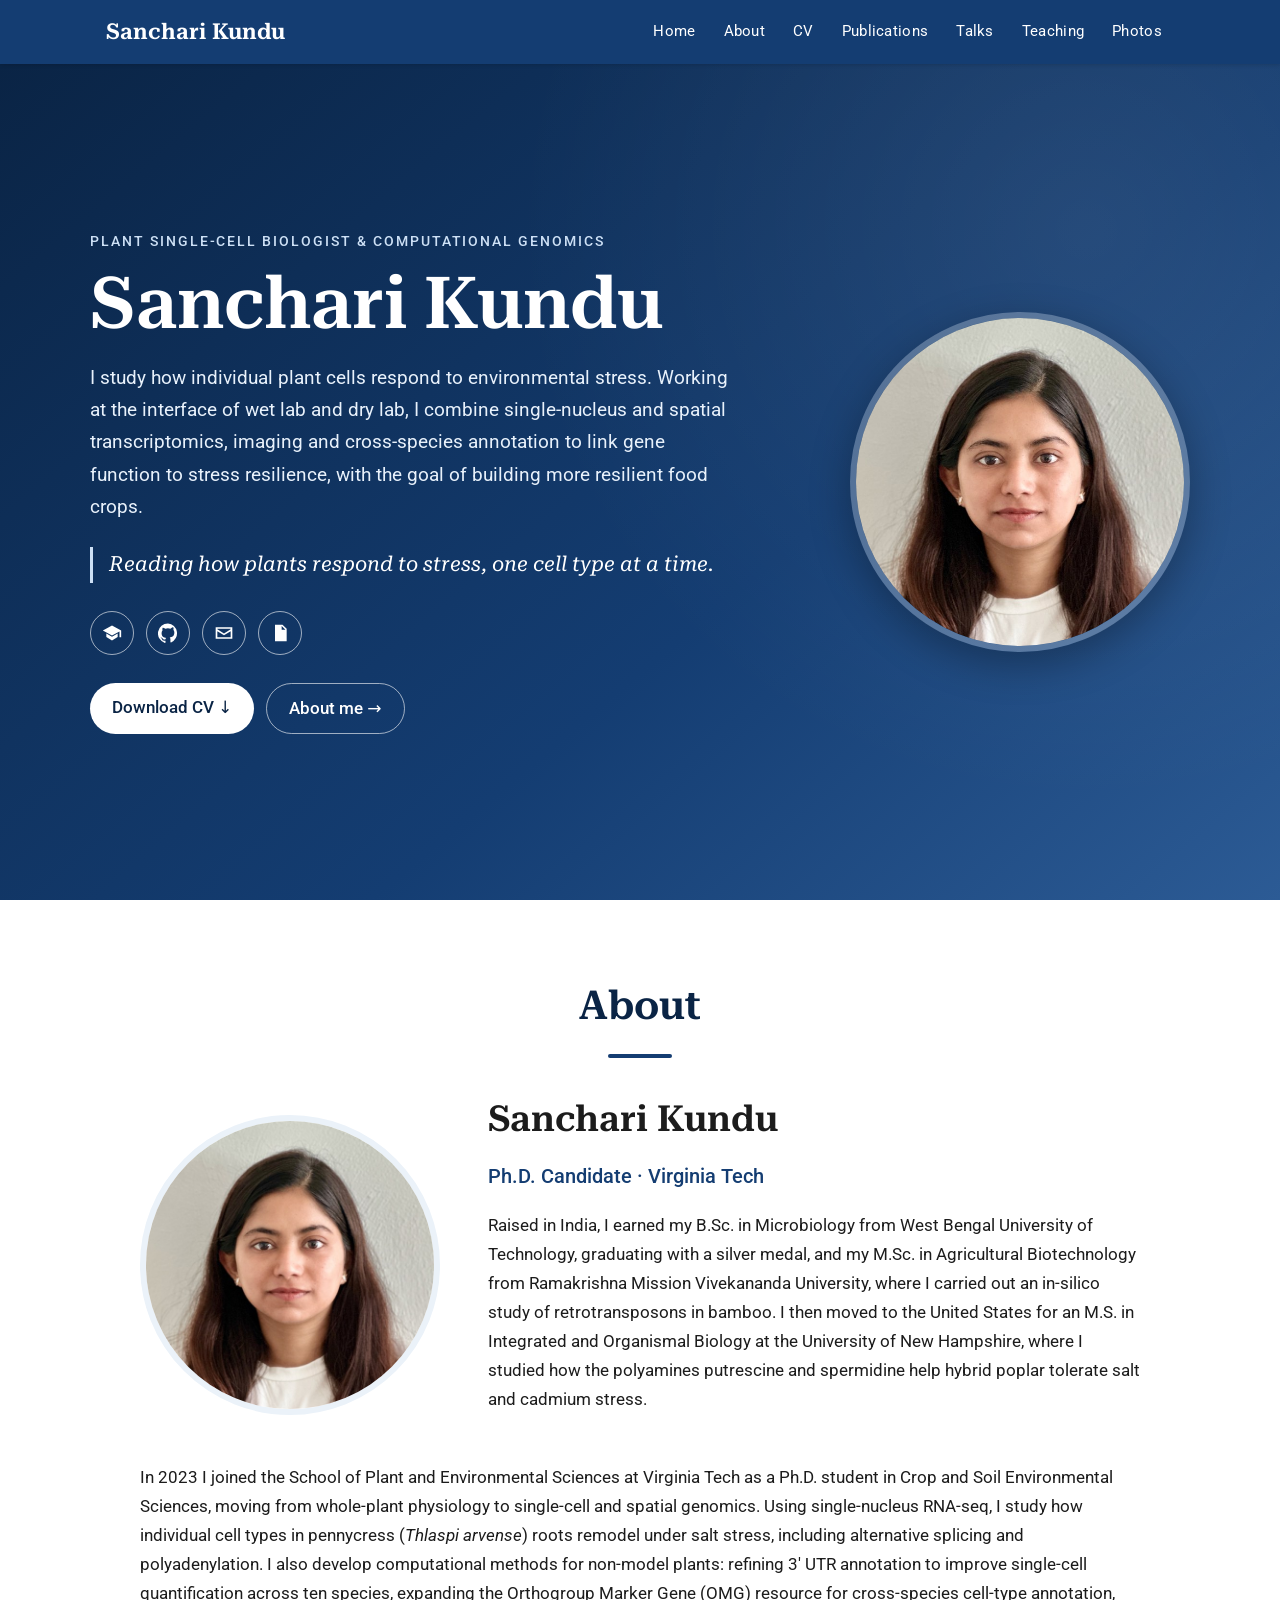
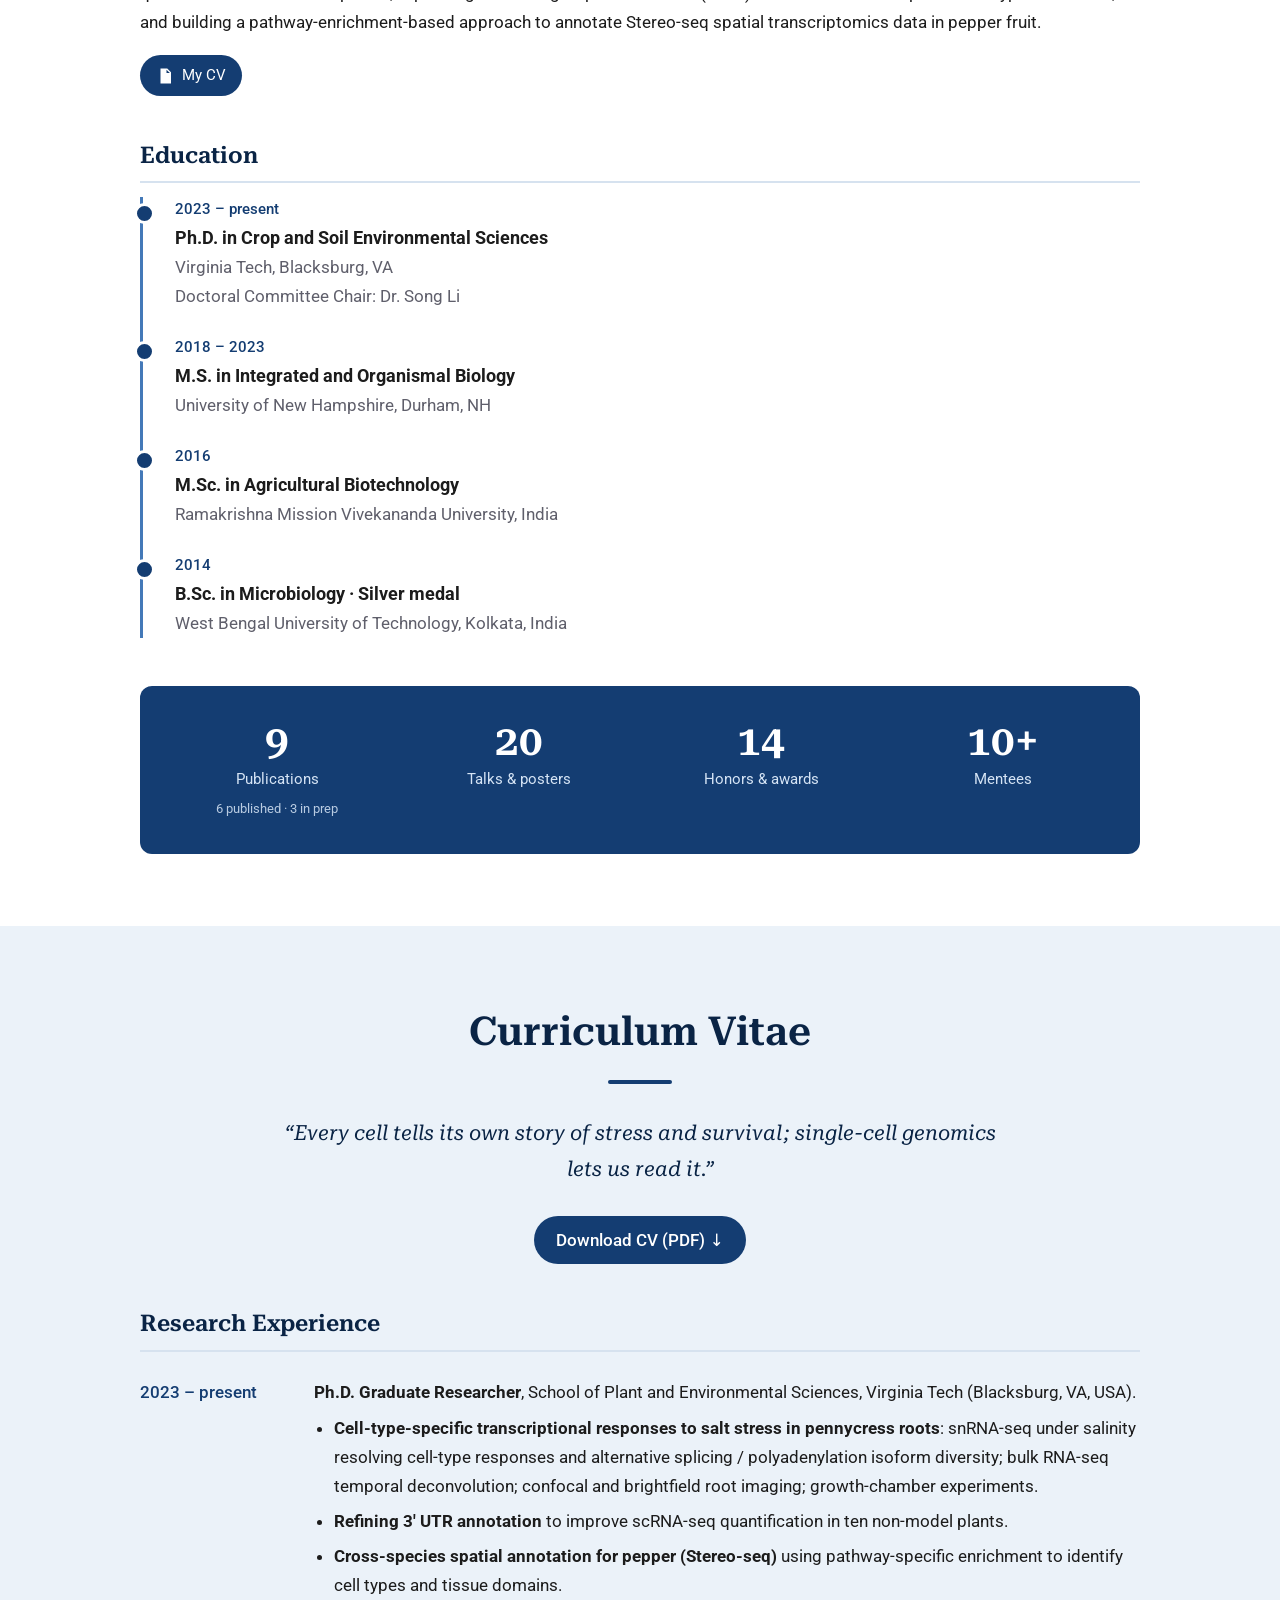
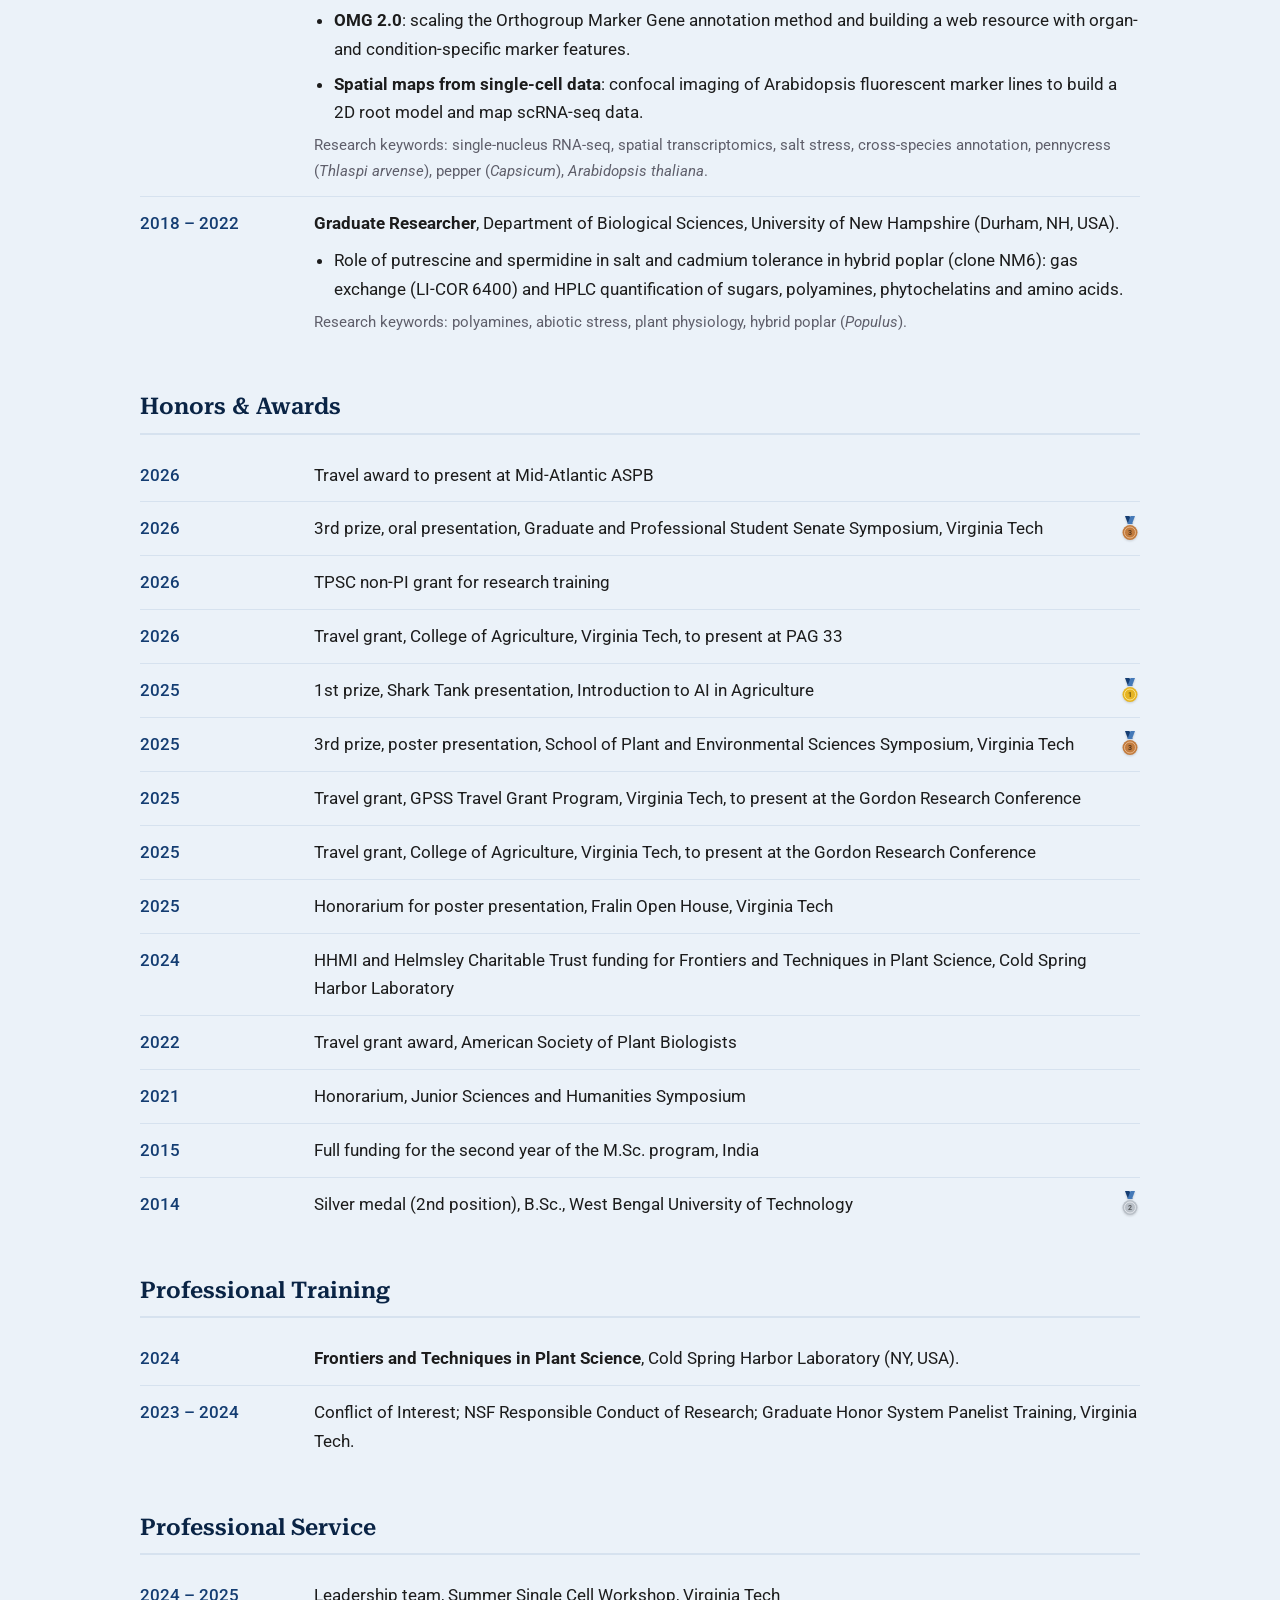
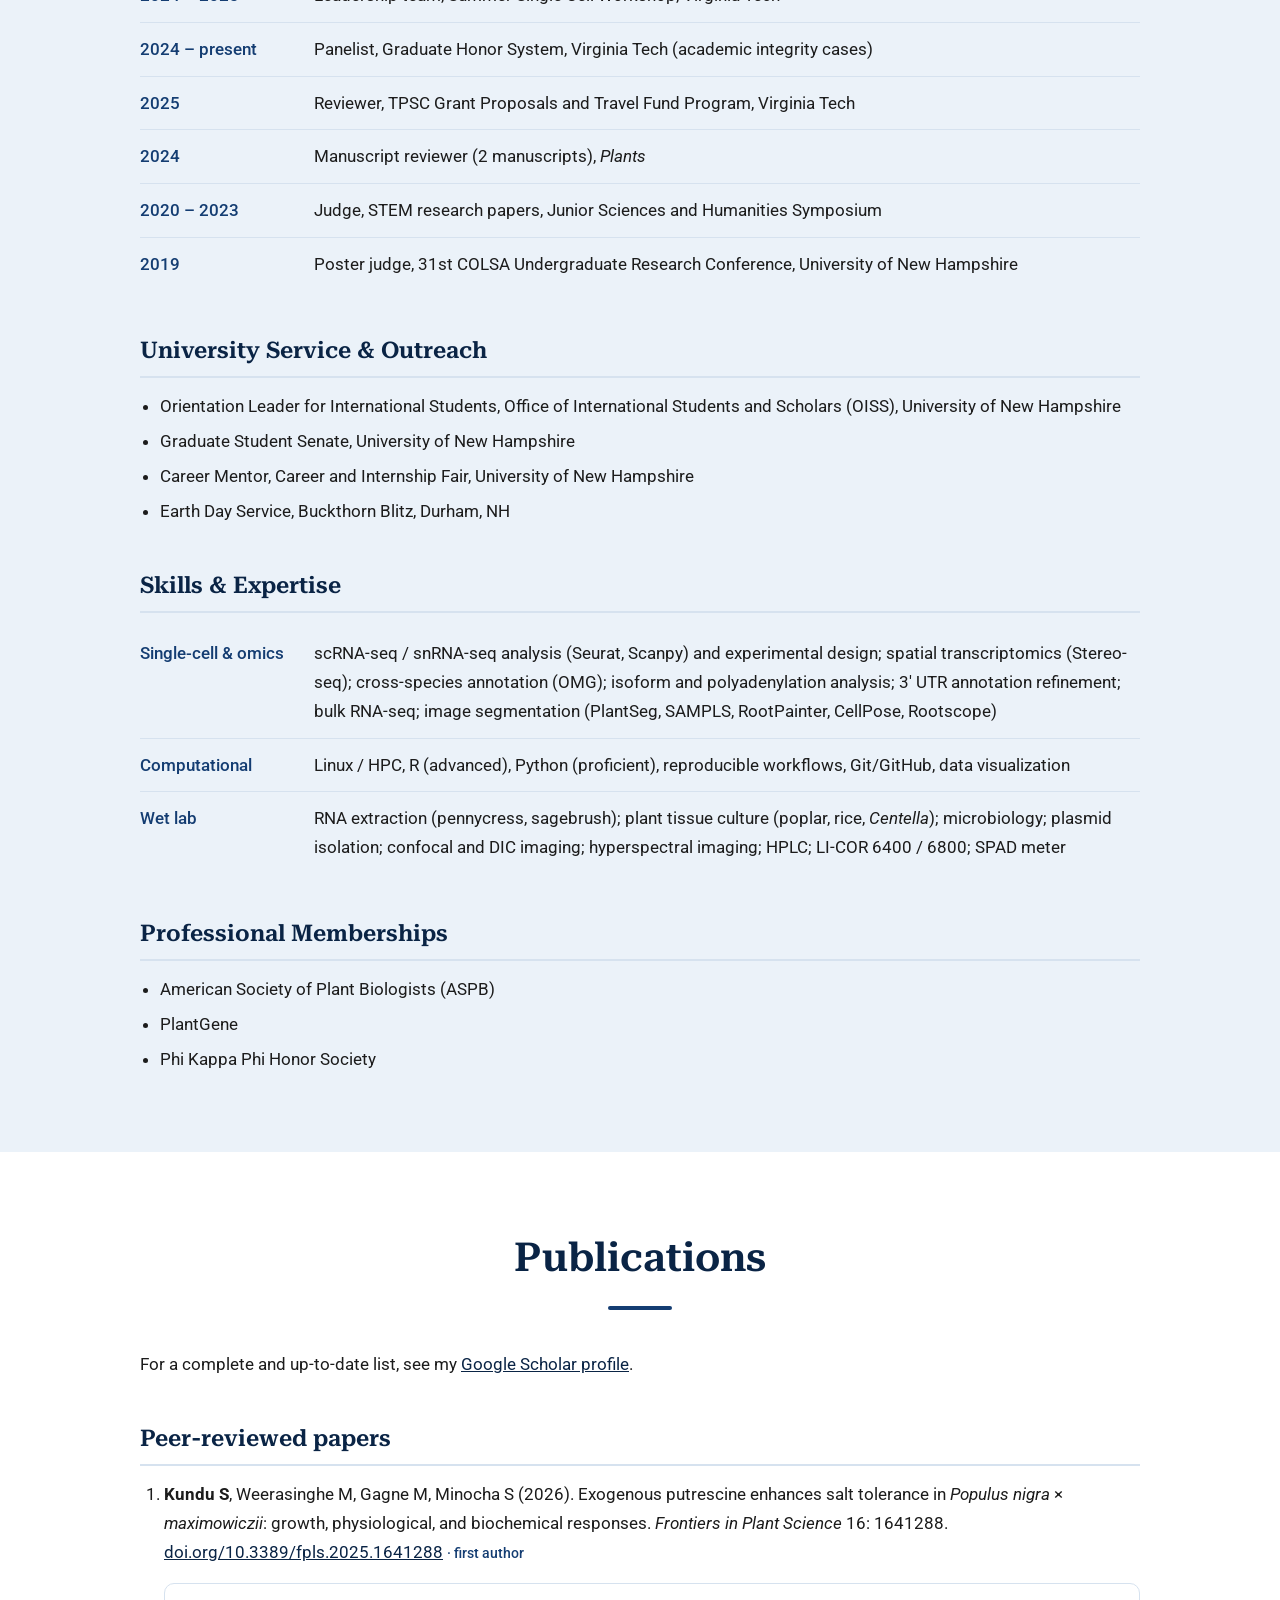
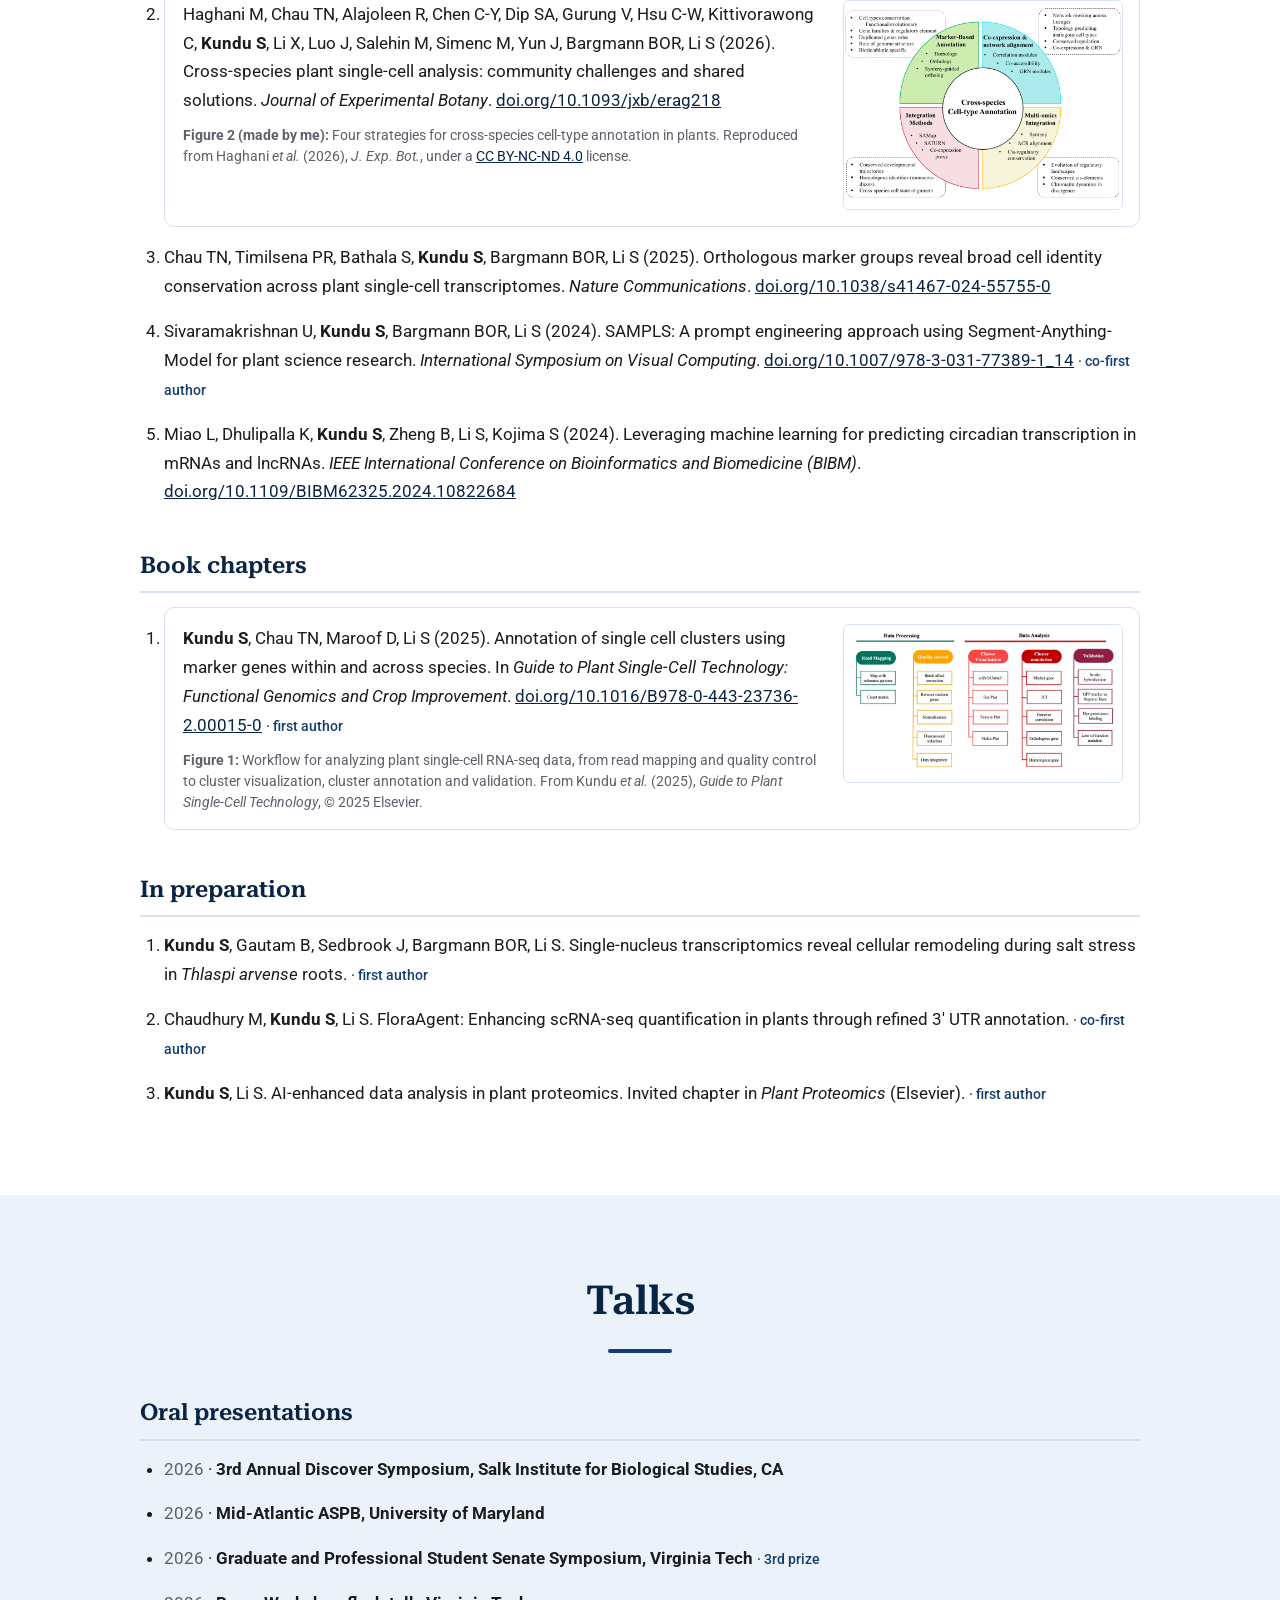
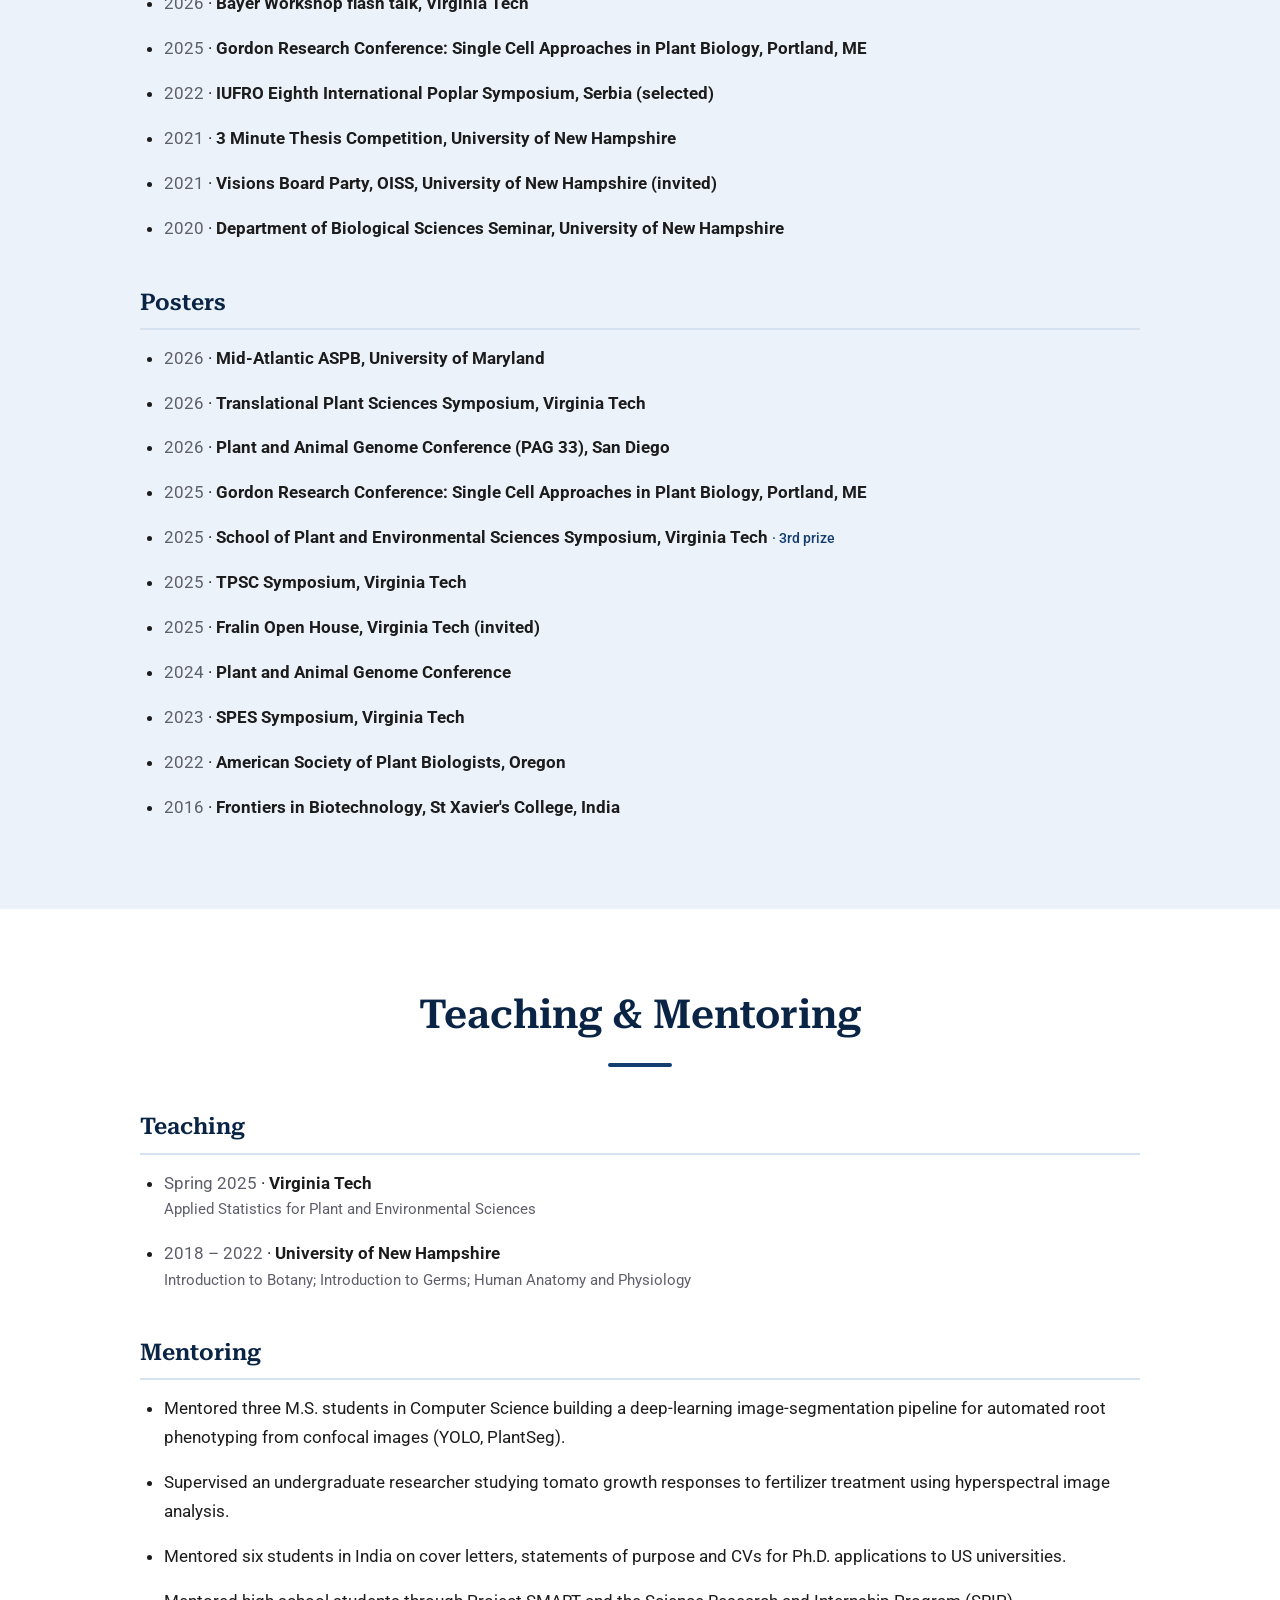
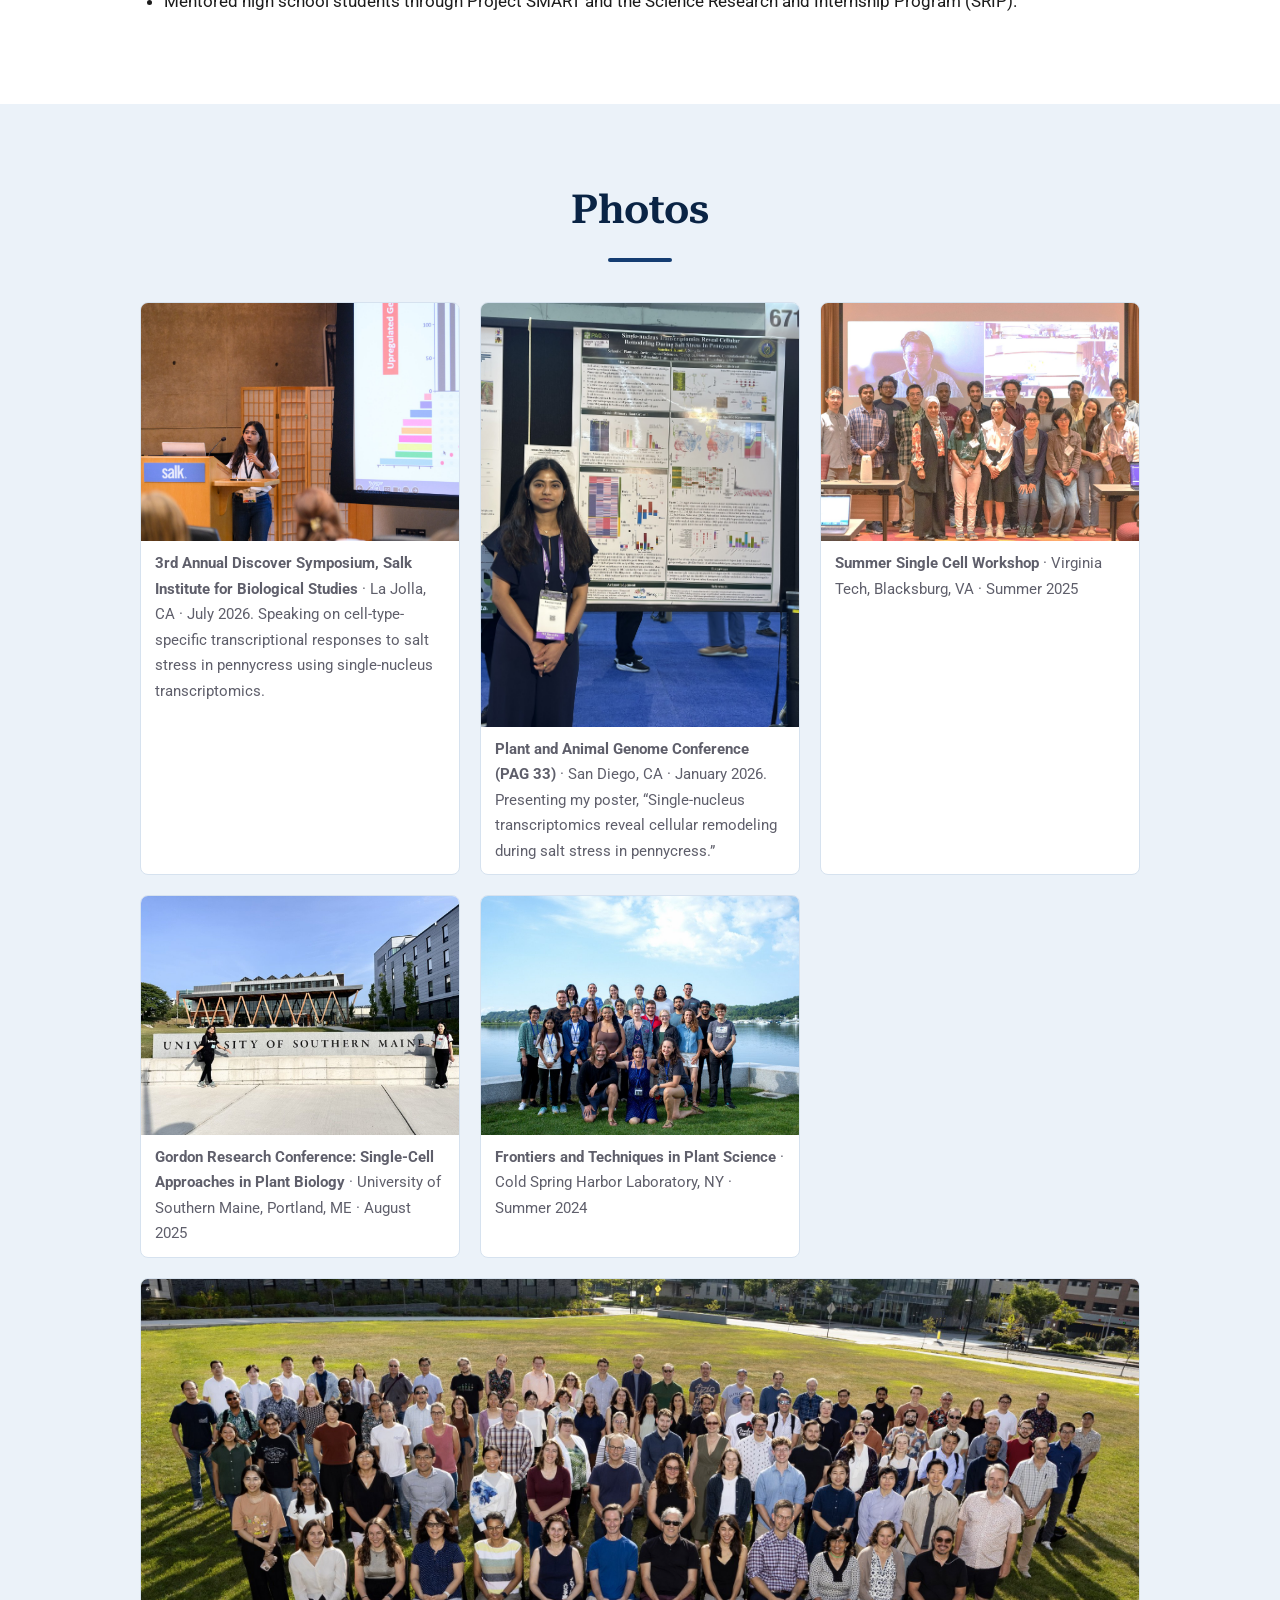
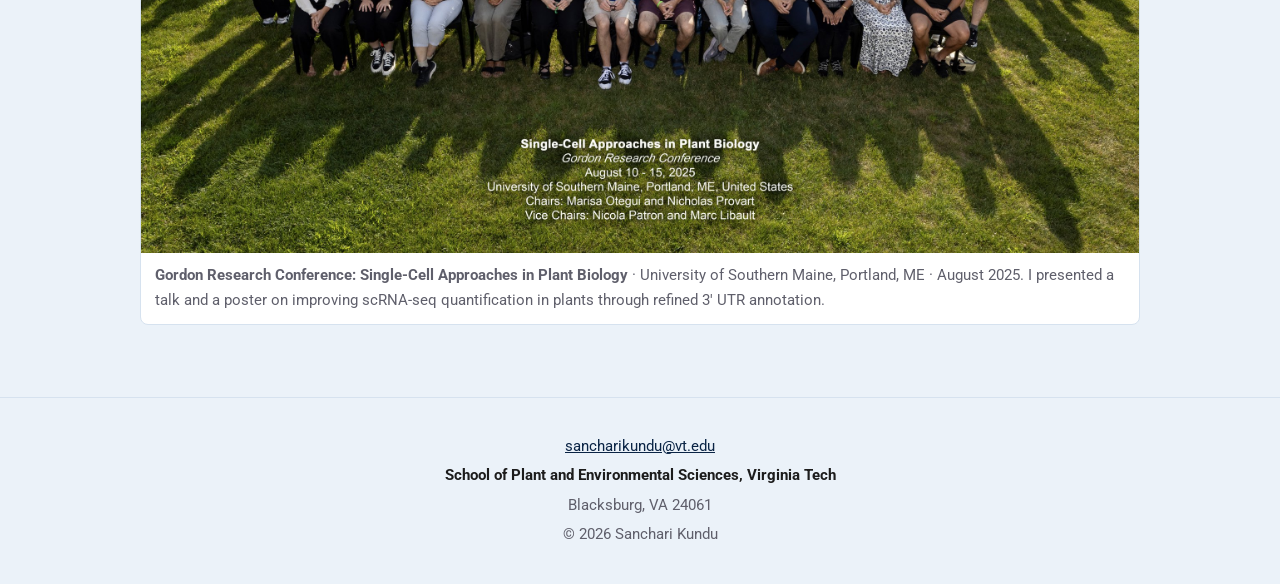
<file: index.html>
<!doctype html>
<html lang="en">
<head>
  <meta charset="utf-8">
  <meta name="viewport" content="width=device-width, initial-scale=1">
  <title>Sanchari Kundu</title>
  <meta name="description" content="Sanchari Kundu, Ph.D. Candidate at Virginia Tech. Plant single-cell and spatial transcriptomics.">
  <link rel="preconnect" href="https://fonts.googleapis.com">
  <link rel="preconnect" href="https://fonts.gstatic.com" crossorigin>
  <link href="https://fonts.googleapis.com/css2?family=Roboto:wght@400;500&family=Roboto+Serif:ital,wght@0,400;0,600;1,400&display=swap" rel="stylesheet">
  <link rel="stylesheet" href="style.css">
</head>
<body class="onepage">
  <header class="topbar">
    <div class="inner">
      <a class="site-name" href="#home">Sanchari Kundu</a>
      <nav aria-label="Main">
        <ul class="menu">
        <li><a href="#home">Home</a></li>
        <li><a href="#about">About</a></li>
        <li><a href="#cv">CV</a></li>
        <li><a href="#publications">Publications</a></li>
        <li><a href="#talks">Talks</a></li>
        <li><a href="#teaching">Teaching</a></li>
        <li><a href="#photos">Photos</a></li>
        </ul>
      </nav>
    </div>
  </header>

  <section class="hero" id="home">
    <div class="hero-inner">
      <div class="hero-text">
        <p class="eyebrow">Plant Single-Cell Biologist &amp; Computational Genomics</p>
        <h1>Sanchari Kundu</h1>
        <p class="hero-statement">
          I study how individual plant cells respond to environmental stress. Working at the interface of wet lab and
          dry lab, I combine single-nucleus and spatial transcriptomics, imaging and cross-species annotation to link
          gene function to stress resilience, with the goal of building more resilient food crops.
        </p>
        <p class="motto">Reading how plants respond to stress, one cell type at a time.</p>
        <div class="icons">
          <a href="https://scholar.google.com/citations?user=5JRJU6gAAAAJ&amp;hl=en" target="_blank" rel="noopener" aria-label="Google Scholar" title="Google Scholar"><svg viewBox="0 0 24 24" aria-hidden="true"><path d="M12 3 1 9l11 6 9-4.9V17h2V9L12 3zm-6.8 9.6v4.1L12 21l6.8-4.3v-4.1L12 16.4l-6.8-3.8z"/></svg></a>
          <a href="https://github.com/sancharikundu93" target="_blank" rel="noopener" aria-label="GitHub" title="GitHub"><svg viewBox="0 0 24 24" aria-hidden="true"><path d="M12 .5a12 12 0 0 0-3.8 23.4c.6.1.8-.3.8-.6v-2.1c-3.3.7-4-1.4-4-1.4-.6-1.4-1.4-1.8-1.4-1.8-1.1-.7.1-.7.1-.7 1.2.1 1.8 1.2 1.8 1.2 1.1 1.8 2.8 1.3 3.5 1 .1-.8.4-1.3.8-1.6-2.7-.3-5.5-1.3-5.5-5.9 0-1.3.5-2.4 1.2-3.2-.1-.3-.5-1.5.1-3.2 0 0 1-.3 3.3 1.2a11.5 11.5 0 0 1 6 0C17.3 4.6 18.3 5 18.3 5c.7 1.7.2 2.9.1 3.2.8.8 1.2 1.9 1.2 3.2 0 4.6-2.8 5.6-5.5 5.9.4.4.8 1.1.8 2.2v3.3c0 .3.2.7.8.6A12 12 0 0 0 12 .5z"/></svg></a>
          <a href="mailto:sancharikundu@vt.edu" aria-label="Email" title="Email"><svg viewBox="0 0 24 24" aria-hidden="true"><path d="M2 5h20v14H2V5zm2 2v.5l8 5 8-5V7H4zm16 2.8-8 5-8-5V17h16V9.8z"/></svg></a>
          <a href="#cv" aria-label="CV" title="CV"><svg viewBox="0 0 24 24" aria-hidden="true"><path d="M6 2h9l5 5v15H6V2zm8 1.5V8h4.5L14 3.5zM8 12h10v2H8v-2zm0 4h10v2H8v-2z"/></svg></a>
        </div>
        <div class="hero-actions">
          <a class="hero-cta" href="cv.pdf" download="Sanchari_Kundu_CV.pdf">Download CV ↓</a>
          <a class="hero-cta ghost" href="#about">About me →</a>
        </div>
      </div>
      <img class="hero-photo" src="photo.jpg" alt="Portrait of Sanchari Kundu">
    </div>
  </section>

  <section class="page-section" id="about">
    <div class="section-inner">
      <h2 class="section-title">About</h2>
      <section class="bio-intro">
        <img src="photo.jpg" alt="Portrait of Sanchari Kundu">
        <div class="bio-text">
          <p class="bio-name">Sanchari Kundu</p>
          <p class="bio-title">Ph.D. Candidate · Virginia Tech</p>
          <p>
            Raised in India, I earned my B.Sc. in Microbiology from West Bengal University of Technology, graduating
            with a silver medal, and my M.Sc. in Agricultural Biotechnology from Ramakrishna Mission Vivekananda
            University, where I carried out an in-silico study of retrotransposons in bamboo. I then moved to the
            United States for an M.S. in Integrated and Organismal Biology at the University of New Hampshire, where I
            studied how the polyamines putrescine and spermidine help hybrid poplar tolerate salt and cadmium stress.
          </p>
        </div>
      </section>

      <div class="bio-text" style="margin-top: 32px">
        <p>
          In 2023 I joined the School of Plant and Environmental Sciences at Virginia Tech as a Ph.D. student in Crop
          and Soil Environmental Sciences, moving from whole-plant physiology to single-cell and spatial genomics. Using
          single-nucleus RNA-seq, I study how individual cell types in pennycress (<i>Thlaspi arvense</i>) roots remodel
          under salt stress, including alternative splicing and polyadenylation. I also develop computational methods
          for non-model plants: refining 3′ UTR annotation to improve single-cell quantification across ten species,
          expanding the Orthogroup Marker Gene (OMG) resource for cross-species cell-type annotation, and building a
          pathway-enrichment-based approach to annotate Stereo-seq spatial transcriptomics data in pepper fruit.
        </p>
      </div>

      <div class="social" style="margin-top: 8px">
        <a href="#cv"><svg viewBox="0 0 24 24" aria-hidden="true"><path d="M6 2h9l5 5v15H6V2zm8 1.5V8h4.5L14 3.5zM8 12h10v2H8v-2zm0 4h10v2H8v-2z"/></svg>My CV</a>
      </div>

      <h3 class="sub-h">Education</h3>
      <ol class="timeline">
        <li>
          <span class="t-years">2023 – present</span>
          <strong>Ph.D. in Crop and Soil Environmental Sciences</strong>
          <span class="t-place">Virginia Tech, Blacksburg, VA</span>
          <span class="t-place">Doctoral Committee Chair: Dr. Song Li</span>
        </li>
        <li>
          <span class="t-years">2018 – 2023</span>
          <strong>M.S. in Integrated and Organismal Biology</strong>
          <span class="t-place">University of New Hampshire, Durham, NH</span>
        </li>
        <li>
          <span class="t-years">2016</span>
          <strong>M.Sc. in Agricultural Biotechnology</strong>
          <span class="t-place">Ramakrishna Mission Vivekananda University, India</span>
        </li>
        <li>
          <span class="t-years">2014</span>
          <strong>B.Sc. in Microbiology · Silver medal</strong>
          <span class="t-place">West Bengal University of Technology, Kolkata, India</span>
        </li>
      </ol>

      <div class="stats">
        <div><span class="num">9</span><span class="label">Publications<br><small>6 published · 3 in prep</small></span></div>
        <div><span class="num">20</span><span class="label">Talks &amp; posters</span></div>
        <div><span class="num">14</span><span class="label">Honors &amp; awards</span></div>
        <div><span class="num">10+</span><span class="label">Mentees</span></div>
      </div>
    </div>
  </section>

  <section class="page-section" id="cv">
    <div class="section-inner">
      <h2 class="section-title">Curriculum Vitae</h2>
      <p class="cv-quote">“Every cell tells its own story of stress and survival; single-cell genomics lets us read it.”</p>

      <div class="cv-download">
        <a class="btn-solid" href="cv.pdf" download="Sanchari_Kundu_CV.pdf">Download CV (PDF) ↓</a>
      </div>

      <h3 class="sub-h">Research Experience</h3>
      <div class="cv-list">
        <div class="cv-row"><span class="cv-when">2023 – present</span><div><strong>Ph.D. Graduate Researcher</strong>, School of Plant and Environmental Sciences, Virginia Tech (Blacksburg, VA, USA).
          <ul class="cv-bullets">
            <li><strong>Cell-type-specific transcriptional responses to salt stress in pennycress roots</strong>: snRNA-seq under salinity resolving cell-type responses and alternative splicing / polyadenylation isoform diversity; bulk RNA-seq temporal deconvolution; confocal and brightfield root imaging; growth-chamber experiments.</li>
            <li><strong>Refining 3′ UTR annotation</strong> to improve scRNA-seq quantification in ten non-model plants.</li>
            <li><strong>Cross-species spatial annotation for pepper (Stereo-seq)</strong> using pathway-specific enrichment to identify cell types and tissue domains.</li>
            <li><strong>OMG 2.0</strong>: scaling the Orthogroup Marker Gene annotation method and building a web resource with organ- and condition-specific marker features.</li>
            <li><strong>Spatial maps from single-cell data</strong>: confocal imaging of Arabidopsis fluorescent marker lines to build a 2D root model and map scRNA-seq data.</li>
          </ul>
          <span class="cv-detail">Research keywords: single-nucleus RNA-seq, spatial transcriptomics, salt stress, cross-species annotation, pennycress (<i>Thlaspi arvense</i>), pepper (<i>Capsicum</i>), <i>Arabidopsis thaliana</i>.</span></div></div>
        <div class="cv-row"><span class="cv-when">2018 – 2022</span><div><strong>Graduate Researcher</strong>, Department of Biological Sciences, University of New Hampshire (Durham, NH, USA).
          <ul class="cv-bullets">
            <li>Role of putrescine and spermidine in salt and cadmium tolerance in hybrid poplar (clone NM6): gas exchange (LI-COR 6400) and HPLC quantification of sugars, polyamines, phytochelatins and amino acids.</li>
          </ul>
          <span class="cv-detail">Research keywords: polyamines, abiotic stress, plant physiology, hybrid poplar (<i>Populus</i>).</span></div></div>
      </div>

      <h3 class="sub-h">Honors &amp; Awards</h3>
      <div class="cv-list">
        <div class="cv-row"><span class="cv-when">2026</span><div>Travel award to present at Mid-Atlantic ASPB</div></div>
        <div class="cv-row award"><span class="cv-when">2026</span><div>3rd prize, oral presentation, Graduate and Professional Student Senate Symposium, Virginia Tech</div><span class="medal bronze" title="Bronze: 3rd prize" aria-label="Bronze: 3rd prize"><svg viewBox="0 0 40 52" aria-hidden="true"><path class="ribbon-l" d="M10 0h9l6 16h-9z"/><path class="ribbon-r" d="M30 0h-9l-6 16h9z"/><circle class="disc" cx="20" cy="33" r="15"/><circle class="rim" cx="20" cy="33" r="11"/><text x="20" y="38.5" text-anchor="middle">3</text></svg></span></div>
        <div class="cv-row"><span class="cv-when">2026</span><div>TPSC non-PI grant for research training</div></div>
        <div class="cv-row"><span class="cv-when">2026</span><div>Travel grant, College of Agriculture, Virginia Tech, to present at PAG 33</div></div>
        <div class="cv-row award"><span class="cv-when">2025</span><div>1st prize, Shark Tank presentation, Introduction to AI in Agriculture</div><span class="medal gold" title="Gold: 1st prize" aria-label="Gold: 1st prize"><svg viewBox="0 0 40 52" aria-hidden="true"><path class="ribbon-l" d="M10 0h9l6 16h-9z"/><path class="ribbon-r" d="M30 0h-9l-6 16h9z"/><circle class="disc" cx="20" cy="33" r="15"/><circle class="rim" cx="20" cy="33" r="11"/><text x="20" y="38.5" text-anchor="middle">1</text></svg></span></div>
        <div class="cv-row award"><span class="cv-when">2025</span><div>3rd prize, poster presentation, School of Plant and Environmental Sciences Symposium, Virginia Tech</div><span class="medal bronze" title="Bronze: 3rd prize" aria-label="Bronze: 3rd prize"><svg viewBox="0 0 40 52" aria-hidden="true"><path class="ribbon-l" d="M10 0h9l6 16h-9z"/><path class="ribbon-r" d="M30 0h-9l-6 16h9z"/><circle class="disc" cx="20" cy="33" r="15"/><circle class="rim" cx="20" cy="33" r="11"/><text x="20" y="38.5" text-anchor="middle">3</text></svg></span></div>
        <div class="cv-row"><span class="cv-when">2025</span><div>Travel grant, GPSS Travel Grant Program, Virginia Tech, to present at the Gordon Research Conference</div></div>
        <div class="cv-row"><span class="cv-when">2025</span><div>Travel grant, College of Agriculture, Virginia Tech, to present at the Gordon Research Conference</div></div>
        <div class="cv-row"><span class="cv-when">2025</span><div>Honorarium for poster presentation, Fralin Open House, Virginia Tech</div></div>
        <div class="cv-row"><span class="cv-when">2024</span><div>HHMI and Helmsley Charitable Trust funding for Frontiers and Techniques in Plant Science, Cold Spring Harbor Laboratory</div></div>
        <div class="cv-row"><span class="cv-when">2022</span><div>Travel grant award, American Society of Plant Biologists</div></div>
        <div class="cv-row"><span class="cv-when">2021</span><div>Honorarium, Junior Sciences and Humanities Symposium</div></div>
        <div class="cv-row"><span class="cv-when">2015</span><div>Full funding for the second year of the M.Sc. program, India</div></div>
        <div class="cv-row award"><span class="cv-when">2014</span><div>Silver medal (2nd position), B.Sc., West Bengal University of Technology</div><span class="medal silver" title="Silver: 2nd position" aria-label="Silver: 2nd position"><svg viewBox="0 0 40 52" aria-hidden="true"><path class="ribbon-l" d="M10 0h9l6 16h-9z"/><path class="ribbon-r" d="M30 0h-9l-6 16h9z"/><circle class="disc" cx="20" cy="33" r="15"/><circle class="rim" cx="20" cy="33" r="11"/><text x="20" y="38.5" text-anchor="middle">2</text></svg></span></div>
      </div>

      <h3 class="sub-h">Professional Training</h3>
      <div class="cv-list">
        <div class="cv-row"><span class="cv-when">2024</span><div><strong>Frontiers and Techniques in Plant Science</strong>, Cold Spring Harbor Laboratory (NY, USA).</div></div>
        <div class="cv-row"><span class="cv-when">2023 – 2024</span><div>Conflict of Interest; NSF Responsible Conduct of Research; Graduate Honor System Panelist Training, Virginia Tech.</div></div>
      </div>

      <h3 class="sub-h">Professional Service</h3>
      <div class="cv-list">
        <div class="cv-row"><span class="cv-when">2024 – 2025</span><div>Leadership team, Summer Single Cell Workshop, Virginia Tech</div></div>
        <div class="cv-row"><span class="cv-when">2024 – present</span><div>Panelist, Graduate Honor System, Virginia Tech (academic integrity cases)</div></div>
        <div class="cv-row"><span class="cv-when">2025</span><div>Reviewer, TPSC Grant Proposals and Travel Fund Program, Virginia Tech</div></div>
        <div class="cv-row"><span class="cv-when">2024</span><div>Manuscript reviewer (2 manuscripts), <i>Plants</i></div></div>
        <div class="cv-row"><span class="cv-when">2020 – 2023</span><div>Judge, STEM research papers, Junior Sciences and Humanities Symposium</div></div>
        <div class="cv-row"><span class="cv-when">2019</span><div>Poster judge, 31st COLSA Undergraduate Research Conference, University of New Hampshire</div></div>
      </div>

      <h3 class="sub-h">University Service &amp; Outreach</h3>
      <ul class="cv-bullets">
        <li>Orientation Leader for International Students, Office of International Students and Scholars (OISS), University of New Hampshire</li>
        <li>Graduate Student Senate, University of New Hampshire</li>
        <li>Career Mentor, Career and Internship Fair, University of New Hampshire</li>
        <li>Earth Day Service, Buckthorn Blitz, Durham, NH</li>
      </ul>

      <h3 class="sub-h">Skills &amp; Expertise</h3>
      <div class="cv-list">
        <div class="cv-row"><span class="cv-when">Single-cell &amp; omics</span><div>scRNA-seq / snRNA-seq analysis (Seurat, Scanpy) and experimental design; spatial transcriptomics (Stereo-seq); cross-species annotation (OMG); isoform and polyadenylation analysis; 3′ UTR annotation refinement; bulk RNA-seq; image segmentation (PlantSeg, SAMPLS, RootPainter, CellPose, Rootscope)</div></div>
        <div class="cv-row"><span class="cv-when">Computational</span><div>Linux / HPC, R (advanced), Python (proficient), reproducible workflows, Git/GitHub, data visualization</div></div>
        <div class="cv-row"><span class="cv-when">Wet lab</span><div>RNA extraction (pennycress, sagebrush); plant tissue culture (poplar, rice, <i>Centella</i>); microbiology; plasmid isolation; confocal and DIC imaging; hyperspectral imaging; HPLC; LI-COR 6400 / 6800; SPAD meter</div></div>
      </div>

      <h3 class="sub-h">Professional Memberships</h3>
      <ul class="cv-bullets">
        <li>American Society of Plant Biologists (ASPB)</li>
        <li>PlantGene</li>
        <li>Phi Kappa Phi Honor Society</li>
      </ul>
    </div>
  </section>

  <section class="page-section" id="publications">
    <div class="section-inner">
      <h2 class="section-title">Publications</h2>
      <p>For a complete and up-to-date list, see my <a href="https://scholar.google.com/citations?user=5JRJU6gAAAAJ&amp;hl=en" target="_blank" rel="noopener">Google Scholar profile</a>.</p>

      <h3 class="sub-h">Peer-reviewed papers</h3>
      <ol class="entries">
        <li><strong>Kundu S</strong>, Weerasinghe M, Gagne M, Minocha S (2026). Exogenous putrescine enhances salt tolerance in <i>Populus nigra</i> × <i>maximowiczii</i>: growth, physiological, and biochemical responses. <span class="venue">Frontiers in Plant Science</span> 16: 1641288. <a href="https://doi.org/10.3389/fpls.2025.1641288" target="_blank" rel="noopener">doi.org/10.3389/fpls.2025.1641288</a> <span class="note">· first author</span></li>
        <li class="has-fig"><div class="fig-card">
          <div>
            Haghani M, Chau TN, Alajoleen R, Chen C-Y, Dip SA, Gurung V, Hsu C-W, Kittivorawong C, <strong>Kundu S</strong>, Li X, Luo J, Salehin M, Simenc M, Yun J, Bargmann BOR, Li S (2026). Cross-species plant single-cell analysis: community challenges and shared solutions. <span class="venue">Journal of Experimental Botany</span>. <a href="https://doi.org/10.1093/jxb/erag218" target="_blank" rel="noopener">doi.org/10.1093/jxb/erag218</a>
            <span class="fig-caption"><strong>Figure 2 (made by me):</strong> Four strategies for cross-species cell-type annotation in plants. Reproduced from Haghani <i>et al.</i> (2026), <i>J. Exp. Bot.</i>, under a <a href="https://creativecommons.org/licenses/by-nc-nd/4.0/" target="_blank" rel="noopener">CC BY-NC-ND 4.0</a> license.</span>
          </div>
          <a class="pub-fig" href="figures/jxb2026_fig2.png" target="_blank" rel="noopener" title="Open full-size figure">
            <img src="figures/jxb2026_fig2.png" alt="Figure 2: overview of cross-species cell-type annotation approaches: marker-based annotation, co-expression and network alignment, integration methods, and multi-omics integration" loading="lazy">
          </a>
        </div></li>
        <li>Chau TN, Timilsena PR, Bathala S, <strong>Kundu S</strong>, Bargmann BOR, Li S (2025). Orthologous marker groups reveal broad cell identity conservation across plant single-cell transcriptomes. <span class="venue">Nature Communications</span>. <a href="https://doi.org/10.1038/s41467-024-55755-0" target="_blank" rel="noopener">doi.org/10.1038/s41467-024-55755-0</a></li>
        <li>Sivaramakrishnan U, <strong>Kundu S</strong>, Bargmann BOR, Li S (2024). SAMPLS: A prompt engineering approach using Segment-Anything-Model for plant science research. <span class="venue">International Symposium on Visual Computing</span>. <a href="https://doi.org/10.1007/978-3-031-77389-1_14" target="_blank" rel="noopener">doi.org/10.1007/978-3-031-77389-1_14</a> <span class="note">· co-first author</span></li>
        <li>Miao L, Dhulipalla K, <strong>Kundu S</strong>, Zheng B, Li S, Kojima S (2024). Leveraging machine learning for predicting circadian transcription in mRNAs and lncRNAs. <span class="venue">IEEE International Conference on Bioinformatics and Biomedicine (BIBM)</span>. <a href="https://doi.org/10.1109/BIBM62325.2024.10822684" target="_blank" rel="noopener">doi.org/10.1109/BIBM62325.2024.10822684</a></li>
      </ol>

      <h3 class="sub-h">Book chapters</h3>
      <ol class="entries">
        <li class="has-fig"><div class="fig-card">
          <div>
            <strong>Kundu S</strong>, Chau TN, Maroof D, Li S (2025). Annotation of single cell clusters using marker genes within and across species. In <span class="venue">Guide to Plant Single-Cell Technology: Functional Genomics and Crop Improvement</span>. <a href="https://doi.org/10.1016/B978-0-443-23736-2.00015-0" target="_blank" rel="noopener">doi.org/10.1016/B978-0-443-23736-2.00015-0</a> <span class="note">· first author</span>
            <span class="fig-caption"><strong>Figure 1:</strong> Workflow for analyzing plant single-cell RNA-seq data, from read mapping and quality control to cluster visualization, cluster annotation and validation. From Kundu <i>et al.</i> (2025), <i>Guide to Plant Single-Cell Technology</i>, © 2025 Elsevier.</span>
          </div>
          <a class="pub-fig" href="figures/bookchapter2025_fig1.jpg" target="_blank" rel="noopener" title="Open full-size figure">
            <img src="figures/bookchapter2025_fig1.jpg" alt="Figure 1: single-cell RNA-seq workflow with data processing steps (read mapping, quality control) and data analysis steps (cluster visualization, cluster annotation, validation)" loading="lazy">
          </a>
        </div></li>
      </ol>

      <h3 class="sub-h">In preparation</h3>
      <ol class="entries">
        <li><strong>Kundu S</strong>, Gautam B, Sedbrook J, Bargmann BOR, Li S. Single-nucleus transcriptomics reveal cellular remodeling during salt stress in <i>Thlaspi arvense</i> roots. <span class="note">· first author</span></li>
        <li>Chaudhury M, <strong>Kundu S</strong>, Li S. FloraAgent: Enhancing scRNA-seq quantification in plants through refined 3′ UTR annotation. <span class="note">· co-first author</span></li>
        <li><strong>Kundu S</strong>, Li S. AI-enhanced data analysis in plant proteomics. Invited chapter in <span class="venue">Plant Proteomics</span> (Elsevier). <span class="note">· first author</span></li>
      </ol>
    </div>
  </section>

  <section class="page-section" id="talks">
    <div class="section-inner">
      <h2 class="section-title">Talks</h2>
      <h3 class="sub-h">Oral presentations</h3>
      <ul class="entries">
        <li><span class="year">2026</span> · <strong>3rd Annual Discover Symposium, Salk Institute for Biological Studies, CA</strong></li>
        <li><span class="year">2026</span> · <strong>Mid-Atlantic ASPB, University of Maryland</strong></li>
        <li><span class="year">2026</span> · <strong>Graduate and Professional Student Senate Symposium, Virginia Tech <span class="note">· 3rd prize</span></strong></li>
        <li><span class="year">2026</span> · <strong>Bayer Workshop flash talk, Virginia Tech</strong></li>
        <li><span class="year">2025</span> · <strong>Gordon Research Conference: Single Cell Approaches in Plant Biology, Portland, ME</strong></li>
        <li><span class="year">2022</span> · <strong>IUFRO Eighth International Poplar Symposium, Serbia (selected)</strong></li>
        <li><span class="year">2021</span> · <strong>3 Minute Thesis Competition, University of New Hampshire</strong></li>
        <li><span class="year">2021</span> · <strong>Visions Board Party, OISS, University of New Hampshire (invited)</strong></li>
        <li><span class="year">2020</span> · <strong>Department of Biological Sciences Seminar, University of New Hampshire</strong></li>
      </ul>

      <h3 class="sub-h">Posters</h3>
      <ul class="entries">
        <li><span class="year">2026</span> · <strong>Mid-Atlantic ASPB, University of Maryland</strong></li>
        <li><span class="year">2026</span> · <strong>Translational Plant Sciences Symposium, Virginia Tech</strong></li>
        <li><span class="year">2026</span> · <strong>Plant and Animal Genome Conference (PAG 33), San Diego</strong></li>
        <li><span class="year">2025</span> · <strong>Gordon Research Conference: Single Cell Approaches in Plant Biology, Portland, ME</strong></li>
        <li><span class="year">2025</span> · <strong>School of Plant and Environmental Sciences Symposium, Virginia Tech <span class="note">· 3rd prize</span></strong></li>
        <li><span class="year">2025</span> · <strong>TPSC Symposium, Virginia Tech</strong></li>
        <li><span class="year">2025</span> · <strong>Fralin Open House, Virginia Tech (invited)</strong></li>
        <li><span class="year">2024</span> · <strong>Plant and Animal Genome Conference</strong></li>
        <li><span class="year">2023</span> · <strong>SPES Symposium, Virginia Tech</strong></li>
        <li><span class="year">2022</span> · <strong>American Society of Plant Biologists, Oregon</strong></li>
        <li><span class="year">2016</span> · <strong>Frontiers in Biotechnology, St Xavier's College, India</strong></li>
      </ul>
    </div>
  </section>

  <section class="page-section" id="teaching">
    <div class="section-inner">
      <h2 class="section-title">Teaching &amp; Mentoring</h2>
      <h3 class="sub-h">Teaching</h3>
      <ul class="entries">
        <li><span class="year">Spring 2025</span> · <strong>Virginia Tech</strong><span class="sub">Applied Statistics for Plant and Environmental Sciences</span></li>
        <li><span class="year">2018 – 2022</span> · <strong>University of New Hampshire</strong><span class="sub">Introduction to Botany; Introduction to Germs; Human Anatomy and Physiology</span></li>
      </ul>

      <h3 class="sub-h">Mentoring</h3>
      <ul class="entries">
        <li>Mentored three M.S. students in Computer Science building a deep-learning image-segmentation pipeline for automated root phenotyping from confocal images (YOLO, PlantSeg).</li>
        <li>Supervised an undergraduate researcher studying tomato growth responses to fertilizer treatment using hyperspectral image analysis.</li>
        <li>Mentored six students in India on cover letters, statements of purpose and CVs for Ph.D. applications to US universities.</li>
        <li>Mentored high school students through Project SMART and the Science Research and Internship Program (SRIP).</li>
      </ul>

    </div>
  </section>

  <section class="page-section" id="photos">
    <div class="section-inner">
      <h2 class="section-title">Photos</h2>
      <!-- To add a photo: put the image in the photos/ folder, then copy one <figure> block below
           and change the file name and caption. Add class="wide" to a figure for group/panorama shots. -->
      <div class="gallery">
        <figure>
          <a href="photos/salk_discover_talk_2026.jpg" target="_blank" rel="noopener"><img src="photos/salk_discover_talk_2026.jpg" alt="Sanchari Kundu giving a talk at the Salk Institute podium, with data slides projected on the screen" loading="lazy" style="object-position: 30% center"></a>
          <figcaption><strong>3rd Annual Discover Symposium, Salk Institute for Biological Studies</strong> · La Jolla, CA · July 2026. Speaking on cell-type-specific transcriptional responses to salt stress in pennycress using single-nucleus transcriptomics.</figcaption>
        </figure>
        <figure class="tall">
          <a href="photos/pag33_poster_2026.jpg" target="_blank" rel="noopener"><img src="photos/pag33_poster_2026.jpg" alt="Sanchari Kundu standing beside her poster on single-nucleus transcriptomics of salt stress in pennycress at PAG 33" loading="lazy"></a>
          <figcaption><strong>Plant and Animal Genome Conference (PAG 33)</strong> · San Diego, CA · January 2026. Presenting my poster, “Single-nucleus transcriptomics reveal cellular remodeling during salt stress in pennycress.”</figcaption>
        </figure>
        <figure>
          <a href="photos/single_cell_workshop_2025.jpg" target="_blank" rel="noopener"><img src="photos/single_cell_workshop_2025.jpg" alt="Group photo of participants and organizers of the Summer Single Cell Workshop at Virginia Tech" loading="lazy"></a>
          <figcaption><strong>Summer Single Cell Workshop</strong> · Virginia Tech, Blacksburg, VA · Summer 2025</figcaption>
        </figure>
        <figure>
          <a href="photos/grc_2025_usm.jpg" target="_blank" rel="noopener"><img src="photos/grc_2025_usm.jpg" alt="Sanchari Kundu and a colleague at the University of Southern Maine sign during the 2025 Gordon Research Conference" loading="lazy"></a>
          <figcaption><strong>Gordon Research Conference: Single-Cell Approaches in Plant Biology</strong> · University of Southern Maine, Portland, ME · August 2025</figcaption>
        </figure>
        <figure>
          <a href="photos/cshl_plant_course_2024.jpg" target="_blank" rel="noopener"><img src="photos/cshl_plant_course_2024.jpg" alt="Group photo of the Frontiers and Techniques in Plant Science course by the harbor at Cold Spring Harbor Laboratory" loading="lazy"></a>
          <figcaption><strong>Frontiers and Techniques in Plant Science</strong> · Cold Spring Harbor Laboratory, NY · Summer 2024</figcaption>
        </figure>
        <figure class="wide">
          <a href="photos/grc_2025_group.jpg" target="_blank" rel="noopener"><img src="photos/grc_2025_group.jpg" alt="Group photo of attendees at the 2025 Gordon Research Conference on Single-Cell Approaches in Plant Biology" loading="lazy"></a>
          <figcaption><strong>Gordon Research Conference: Single-Cell Approaches in Plant Biology</strong> · University of Southern Maine, Portland, ME · August 2025. I presented a talk and a poster on improving scRNA-seq quantification in plants through refined 3′ UTR annotation.</figcaption>
        </figure>
        <!--
        <figure>
          <a href="photos/example.jpg" target="_blank" rel="noopener"><img src="photos/example.jpg" alt="Short description" loading="lazy"></a>
          <figcaption>Caption, e.g. Gordon Research Conference, 2025</figcaption>
        </figure>
        -->
      </div>
    </div>
  </section>

  <footer>
    <p><a href="mailto:sancharikundu@vt.edu">sancharikundu@vt.edu</a></p>
    <p><strong>School of Plant and Environmental Sciences, Virginia Tech</strong></p>
    <p>Blacksburg, VA 24061</p>
    <p>© 2026 Sanchari Kundu</p>
  </footer>

  <script>
    // Highlight the menu item for the section currently on screen
    const links = [...document.querySelectorAll('.menu a')];
    const byId = Object.fromEntries(links.map(a => [a.getAttribute('href').slice(1), a]));
    const io = new IntersectionObserver(entries => {
      entries.forEach(e => {
        if (e.isIntersecting) {
          links.forEach(a => a.removeAttribute('aria-current'));
          byId[e.target.id]?.setAttribute('aria-current', 'true');
        }
      });
    }, { rootMargin: '-45% 0px -50% 0px' });
    document.querySelectorAll('#home, .page-section').forEach(s => io.observe(s));
  </script>
  <!-- Visitor stats: https://sancharikundu.goatcounter.com -->
  <script data-goatcounter="https://sancharikundu.goatcounter.com/count" async src="//gc.zgo.at/count.js"></script>
</body>
</html>
</file>
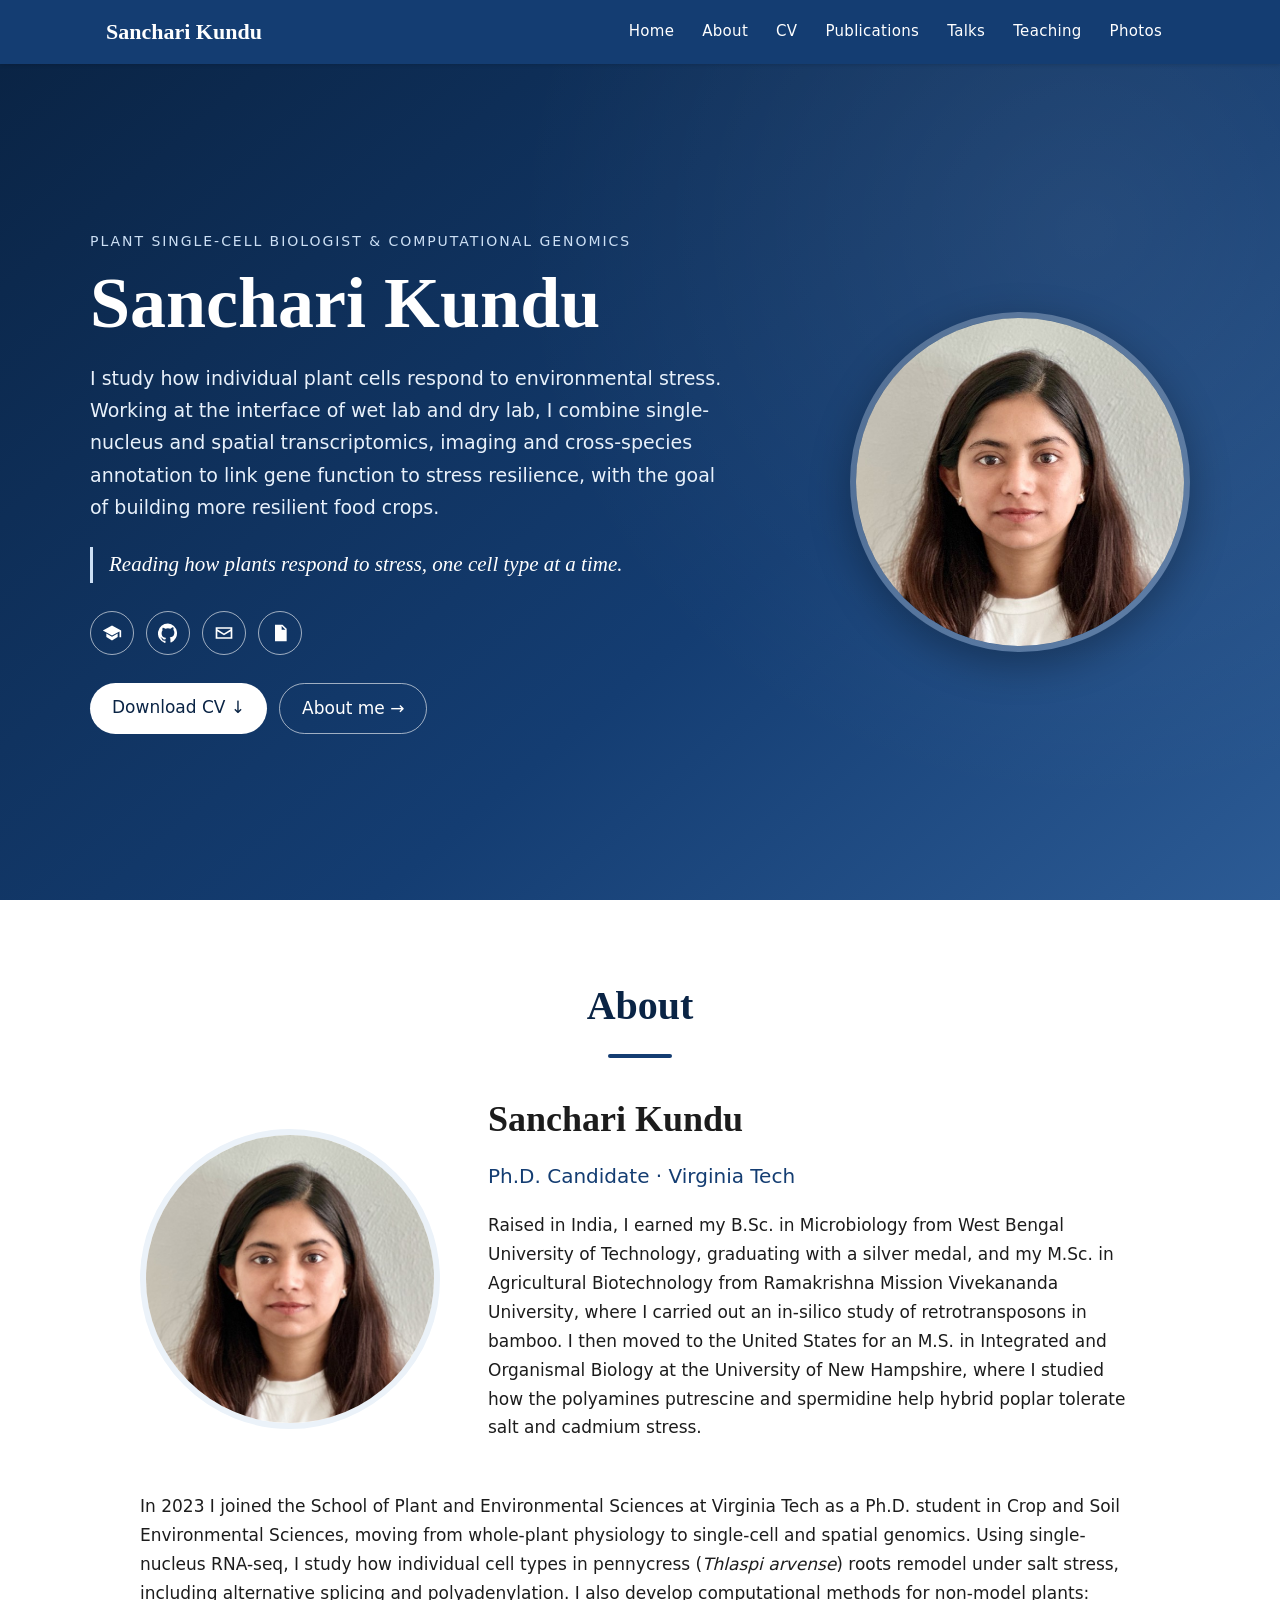
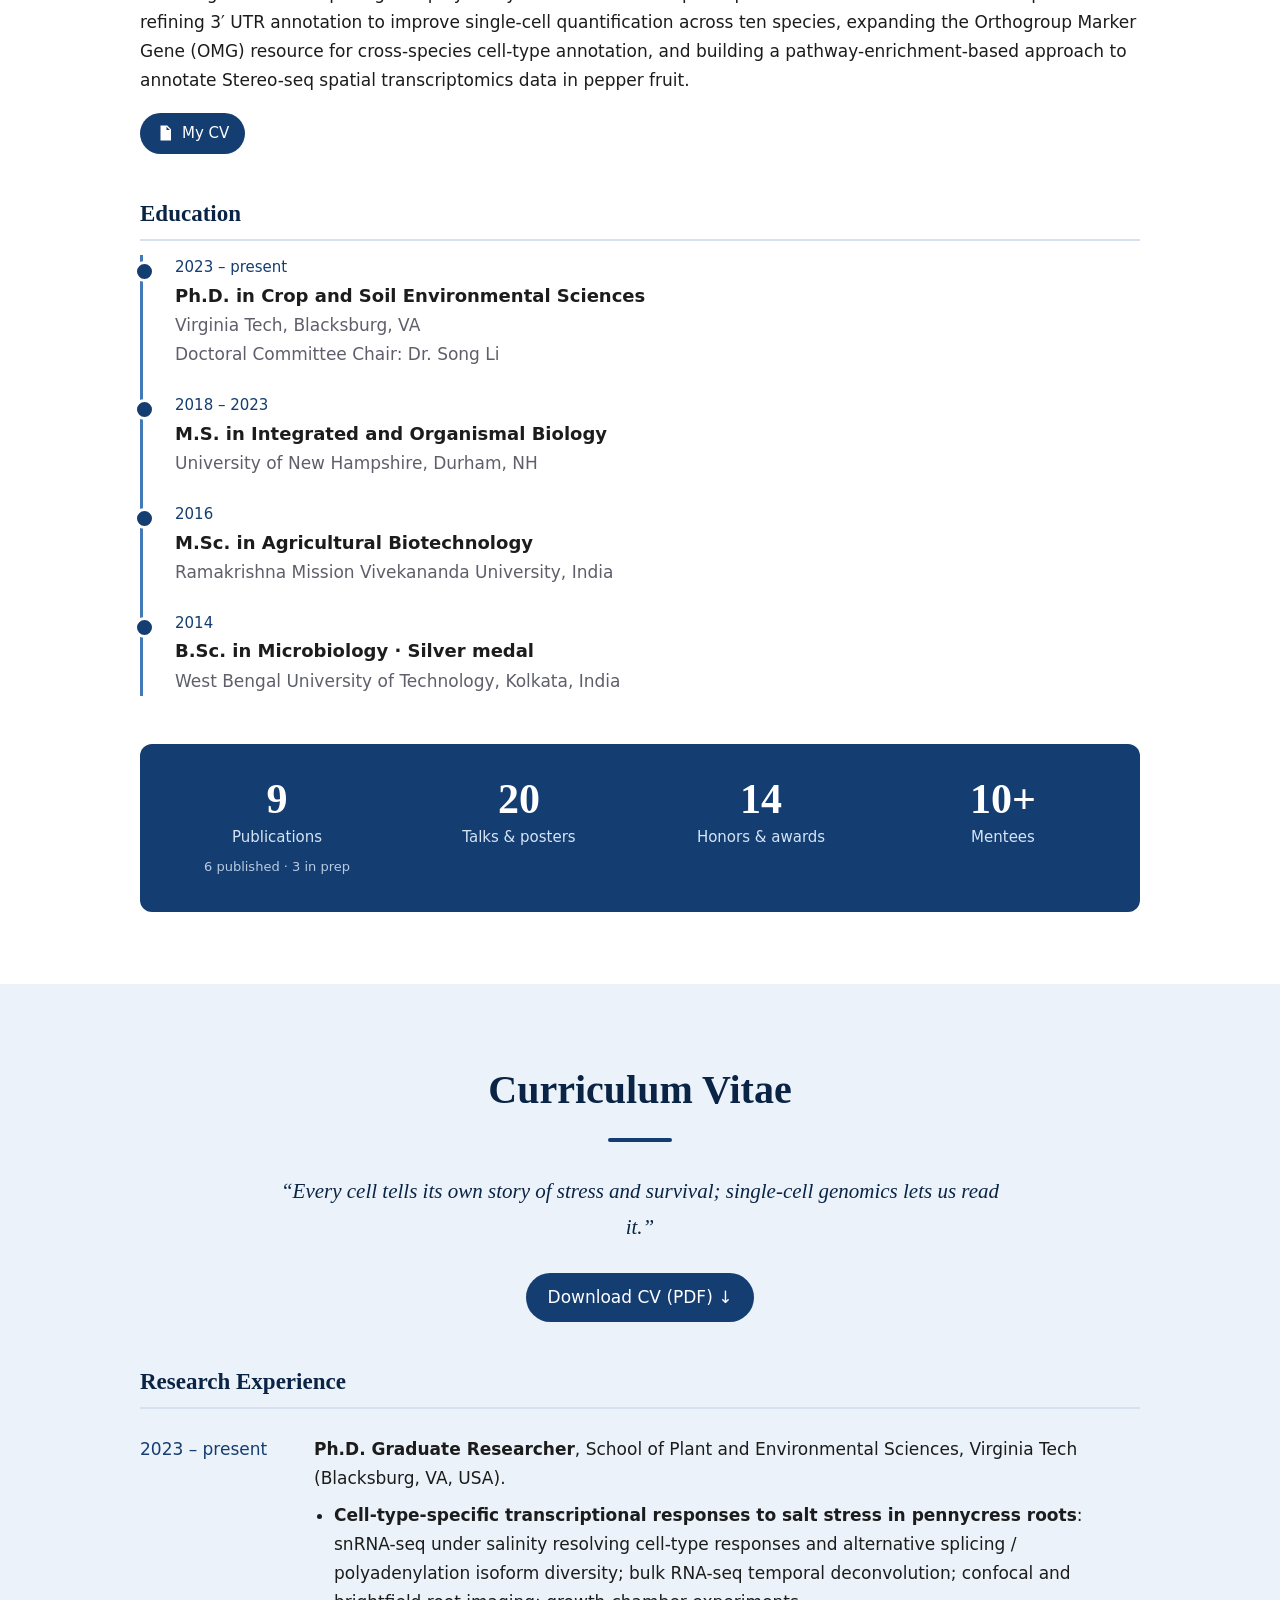
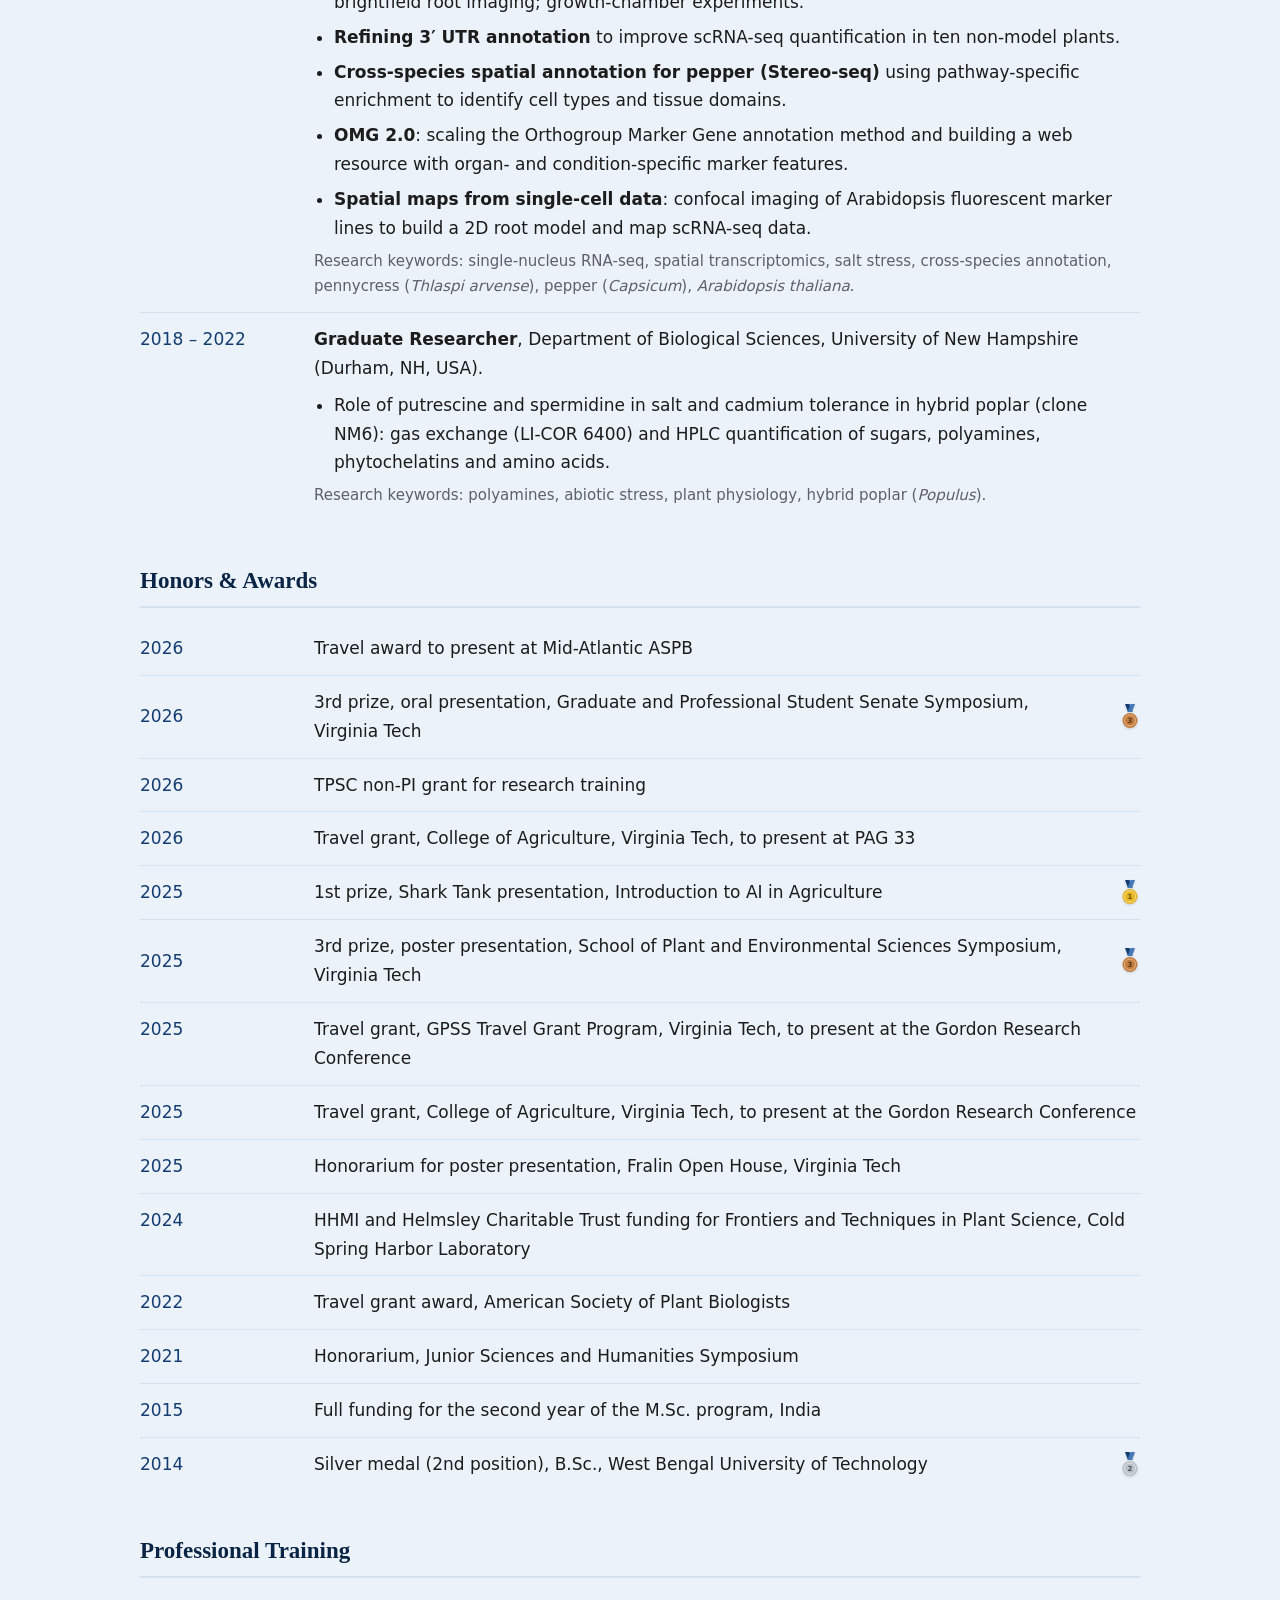
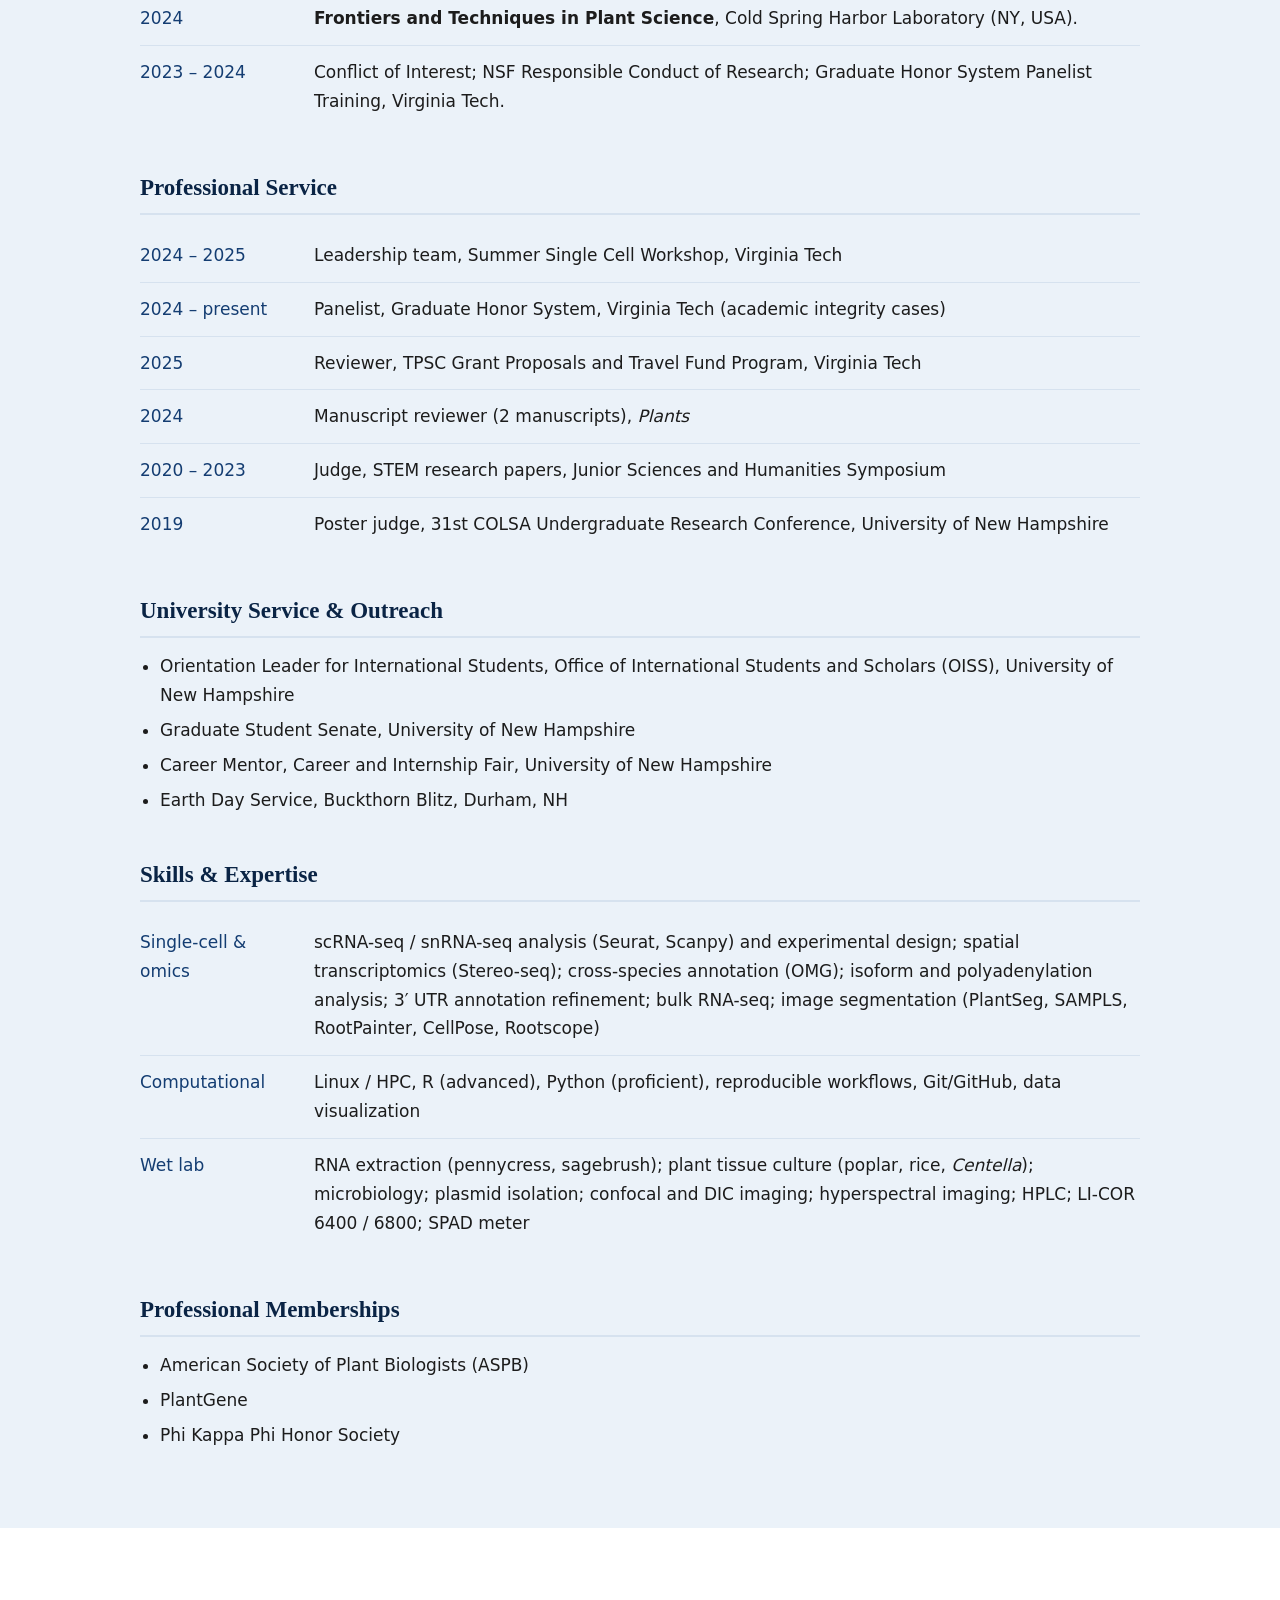
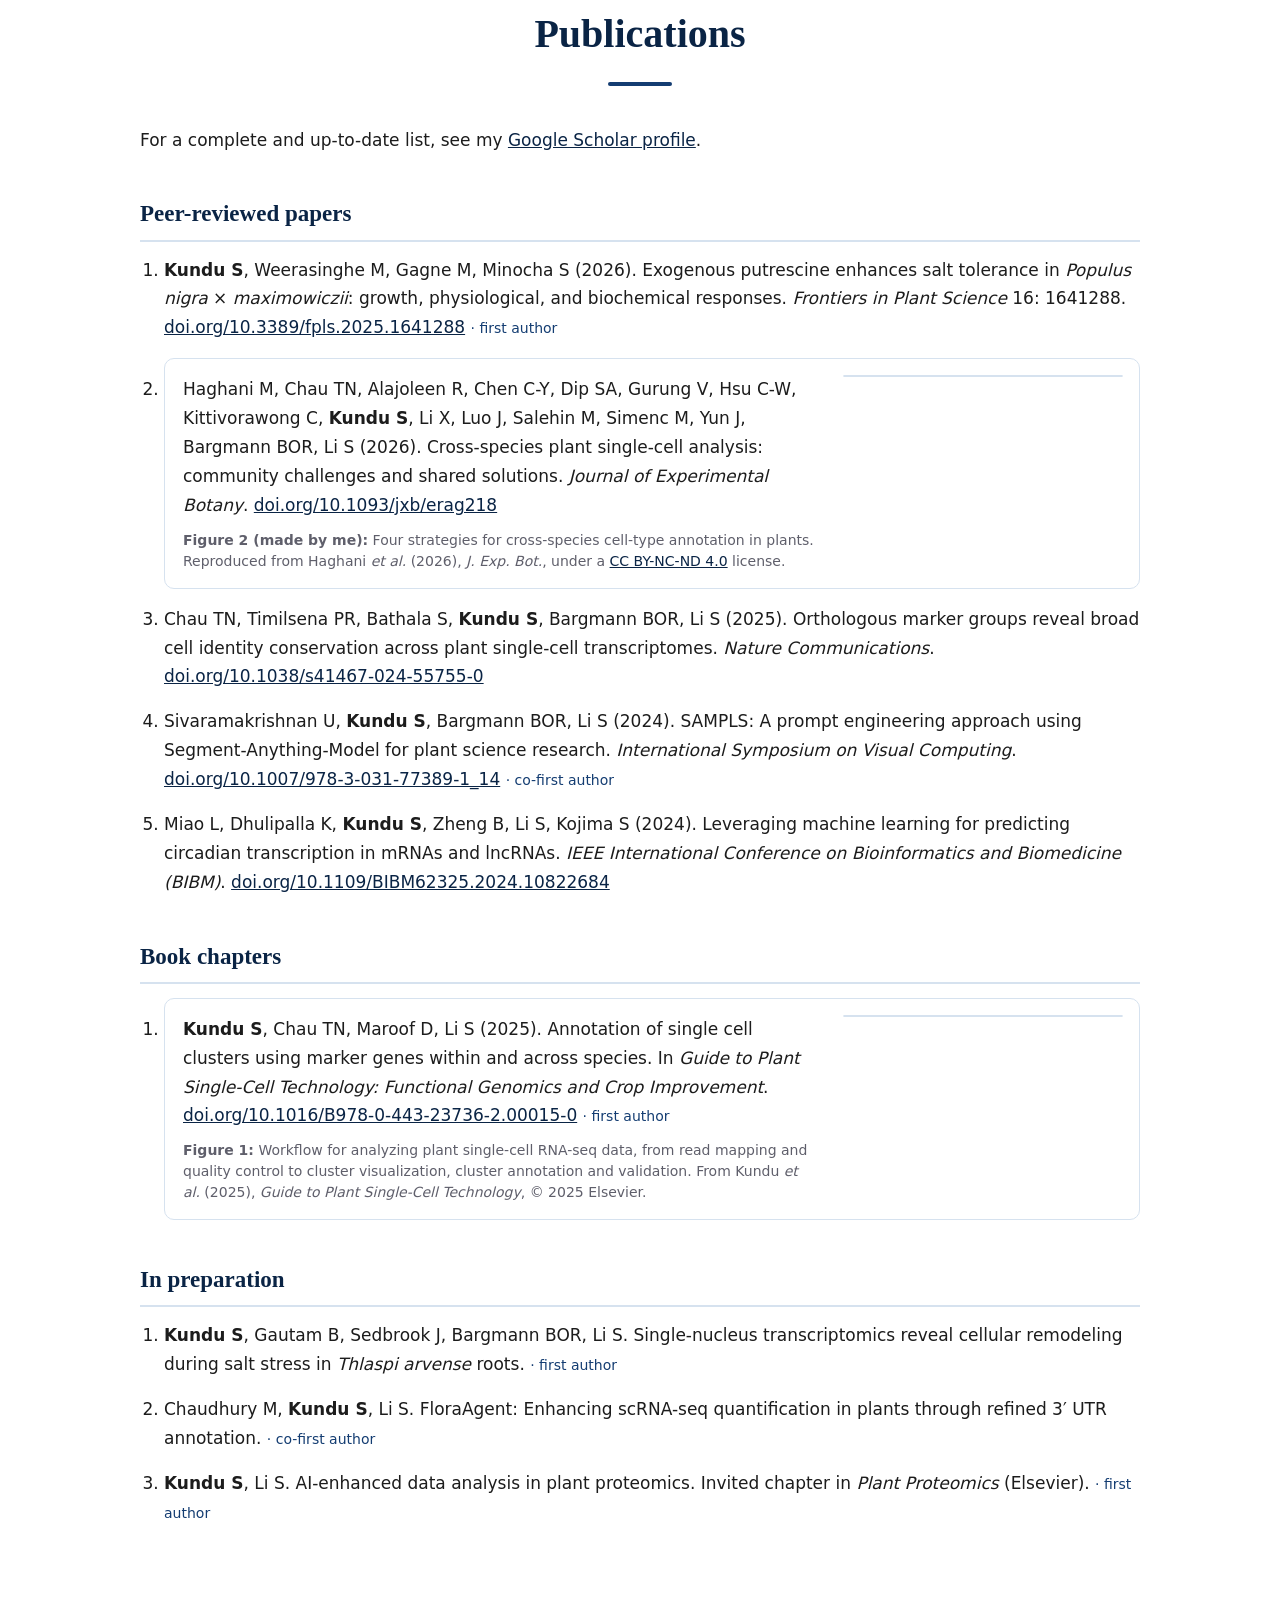
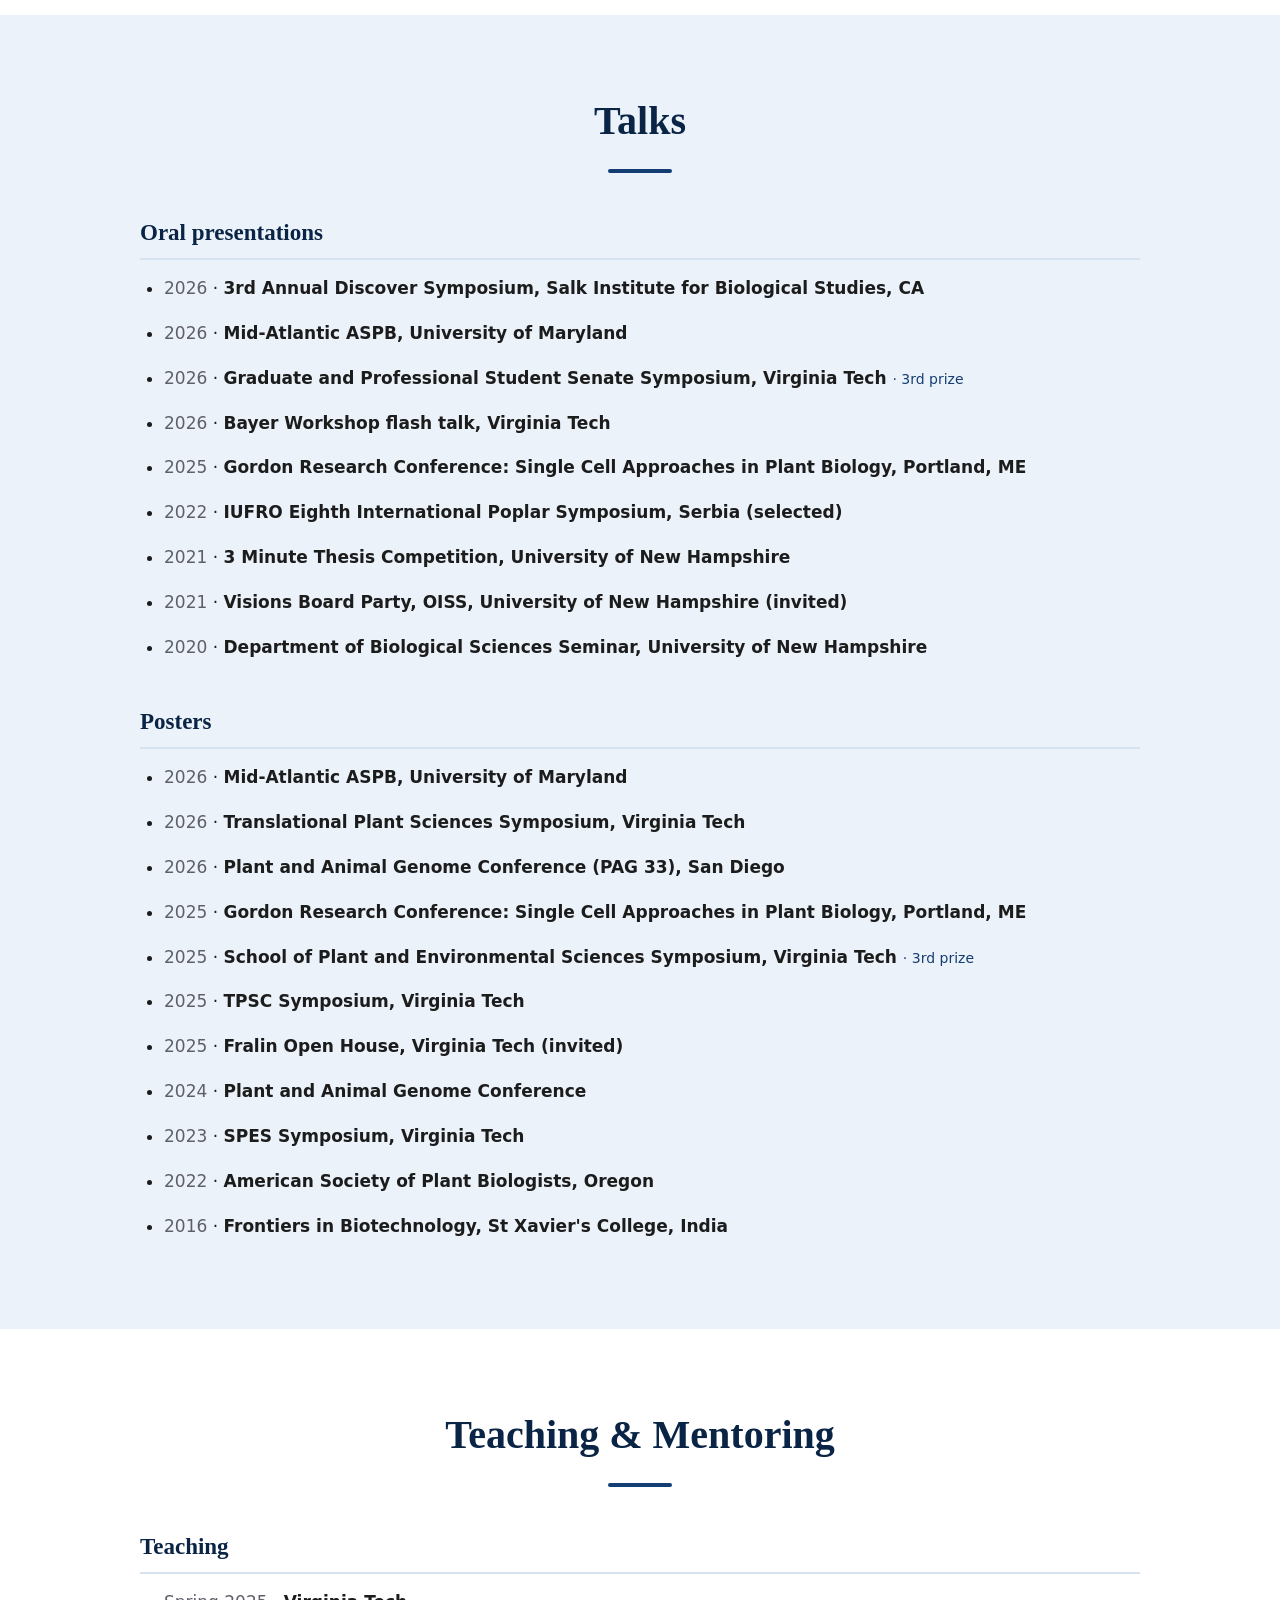
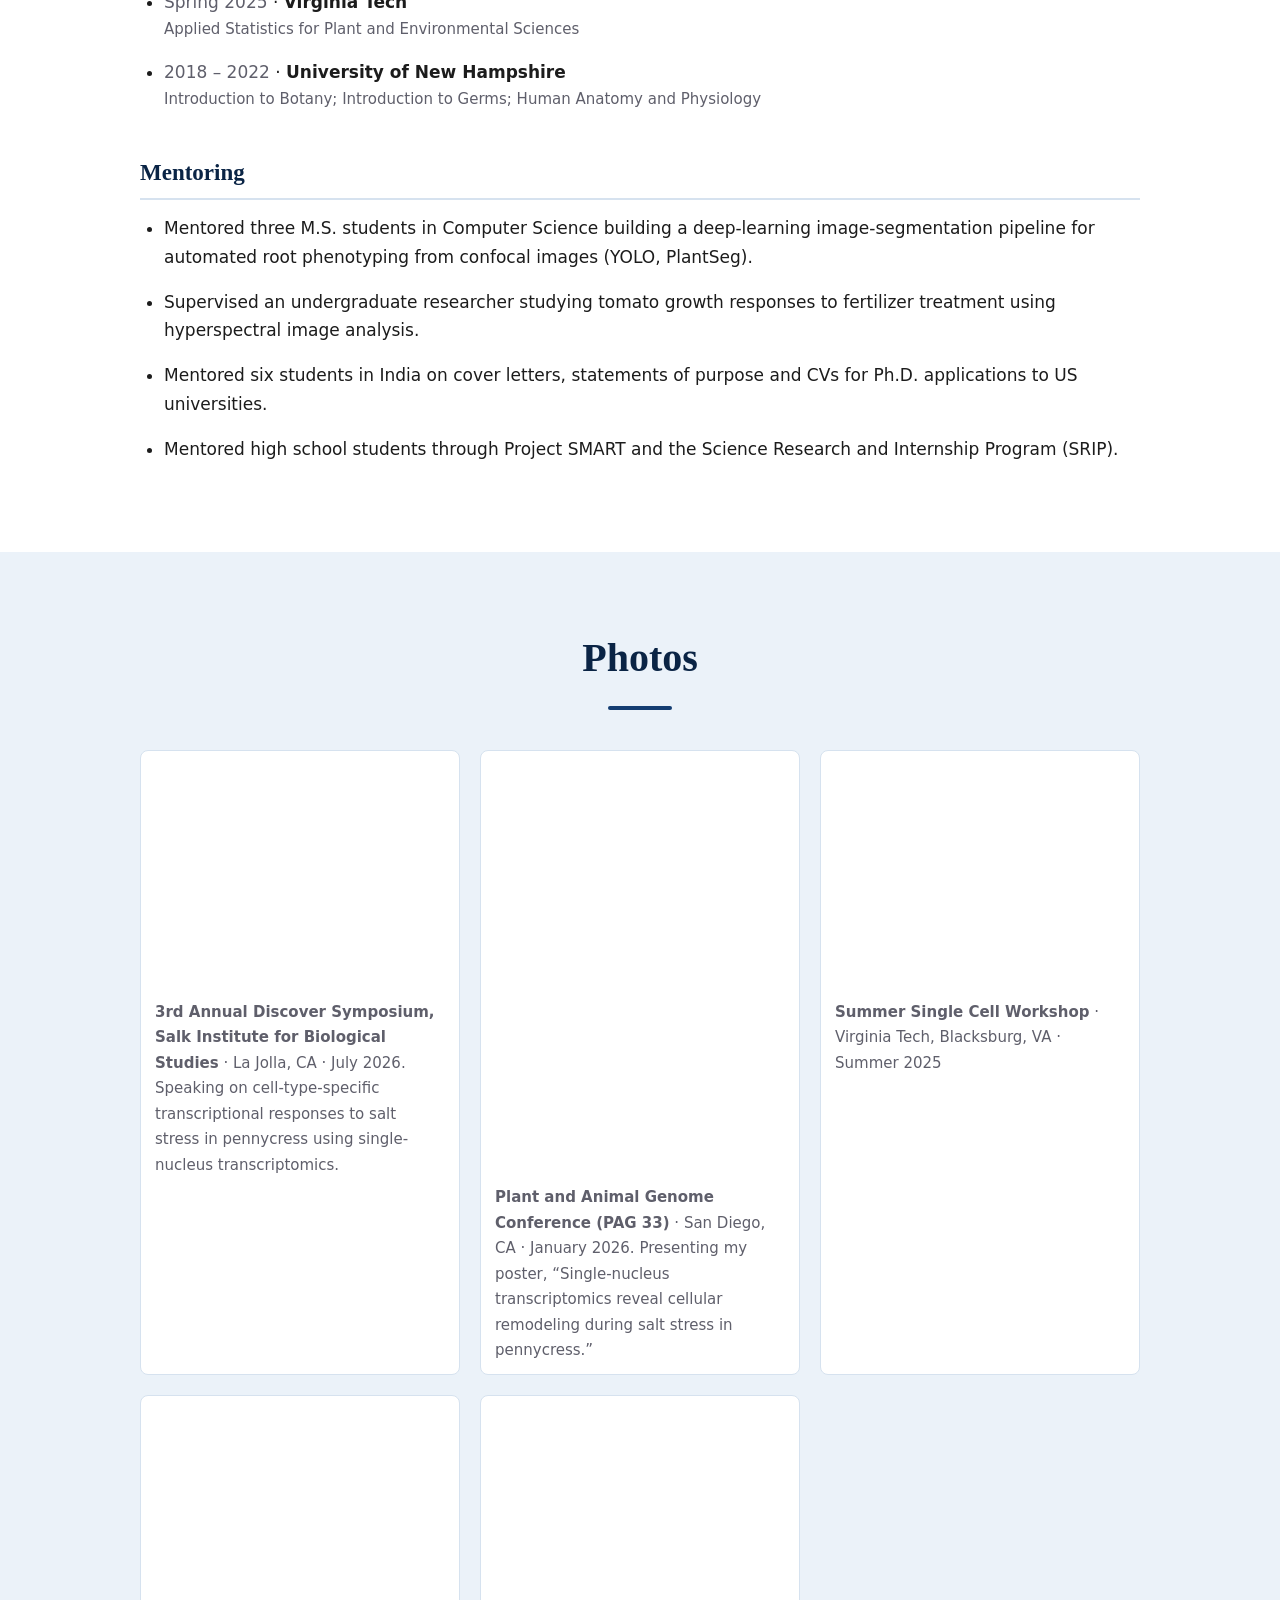
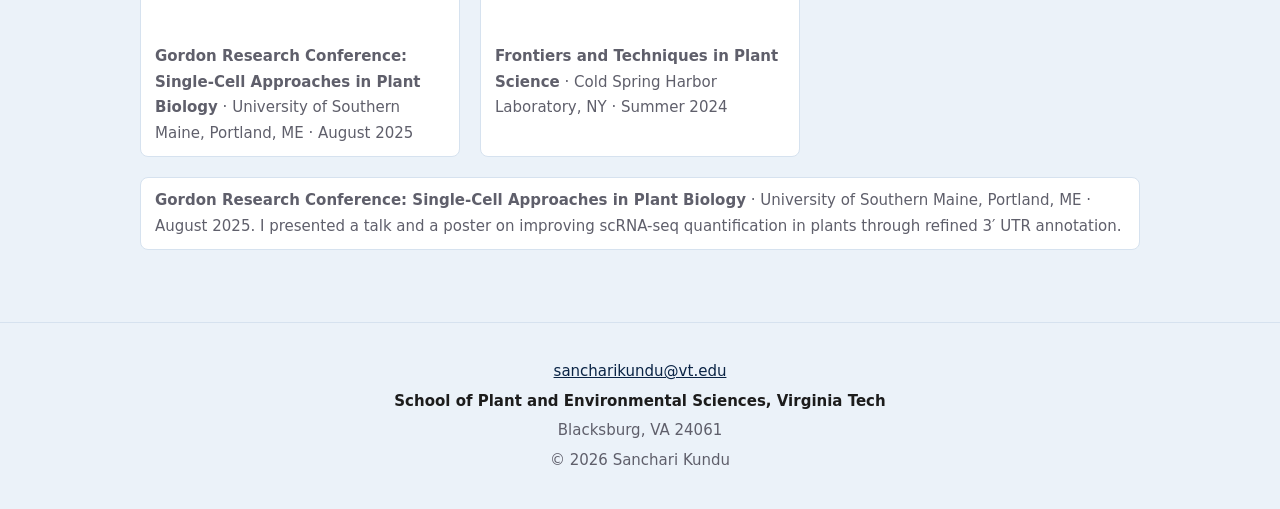
<file: about.html>
<!doctype html>
<html lang="en">
<head>
  <meta charset="utf-8">
  <title>Sanchari Kundu</title>
  <meta http-equiv="refresh" content="0; url=index.html#about">
  <link rel="canonical" href="https://sancharikundu93.github.io/#about">
</head>
<body>
  <p>This page has moved to <a href="index.html#about">sancharikundu93.github.io/#about</a>.</p>
</body>
</html>
</file>
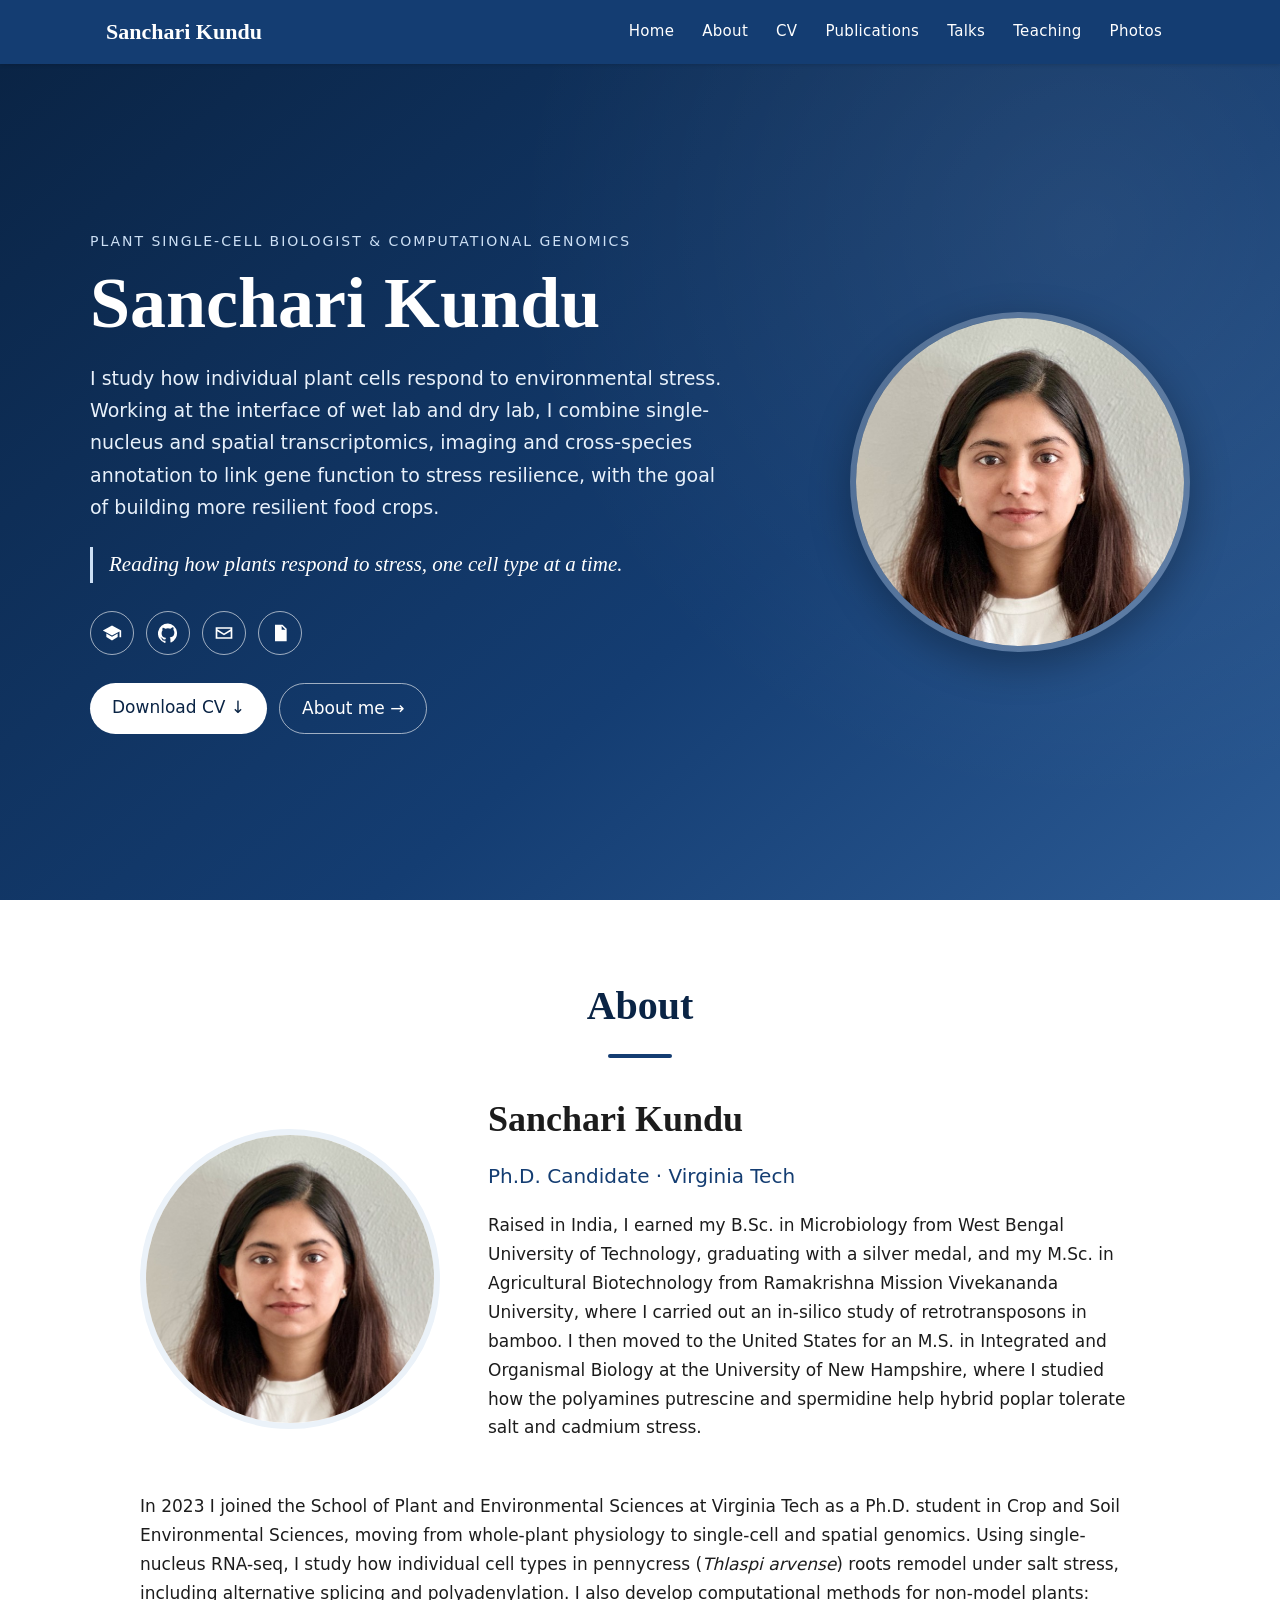
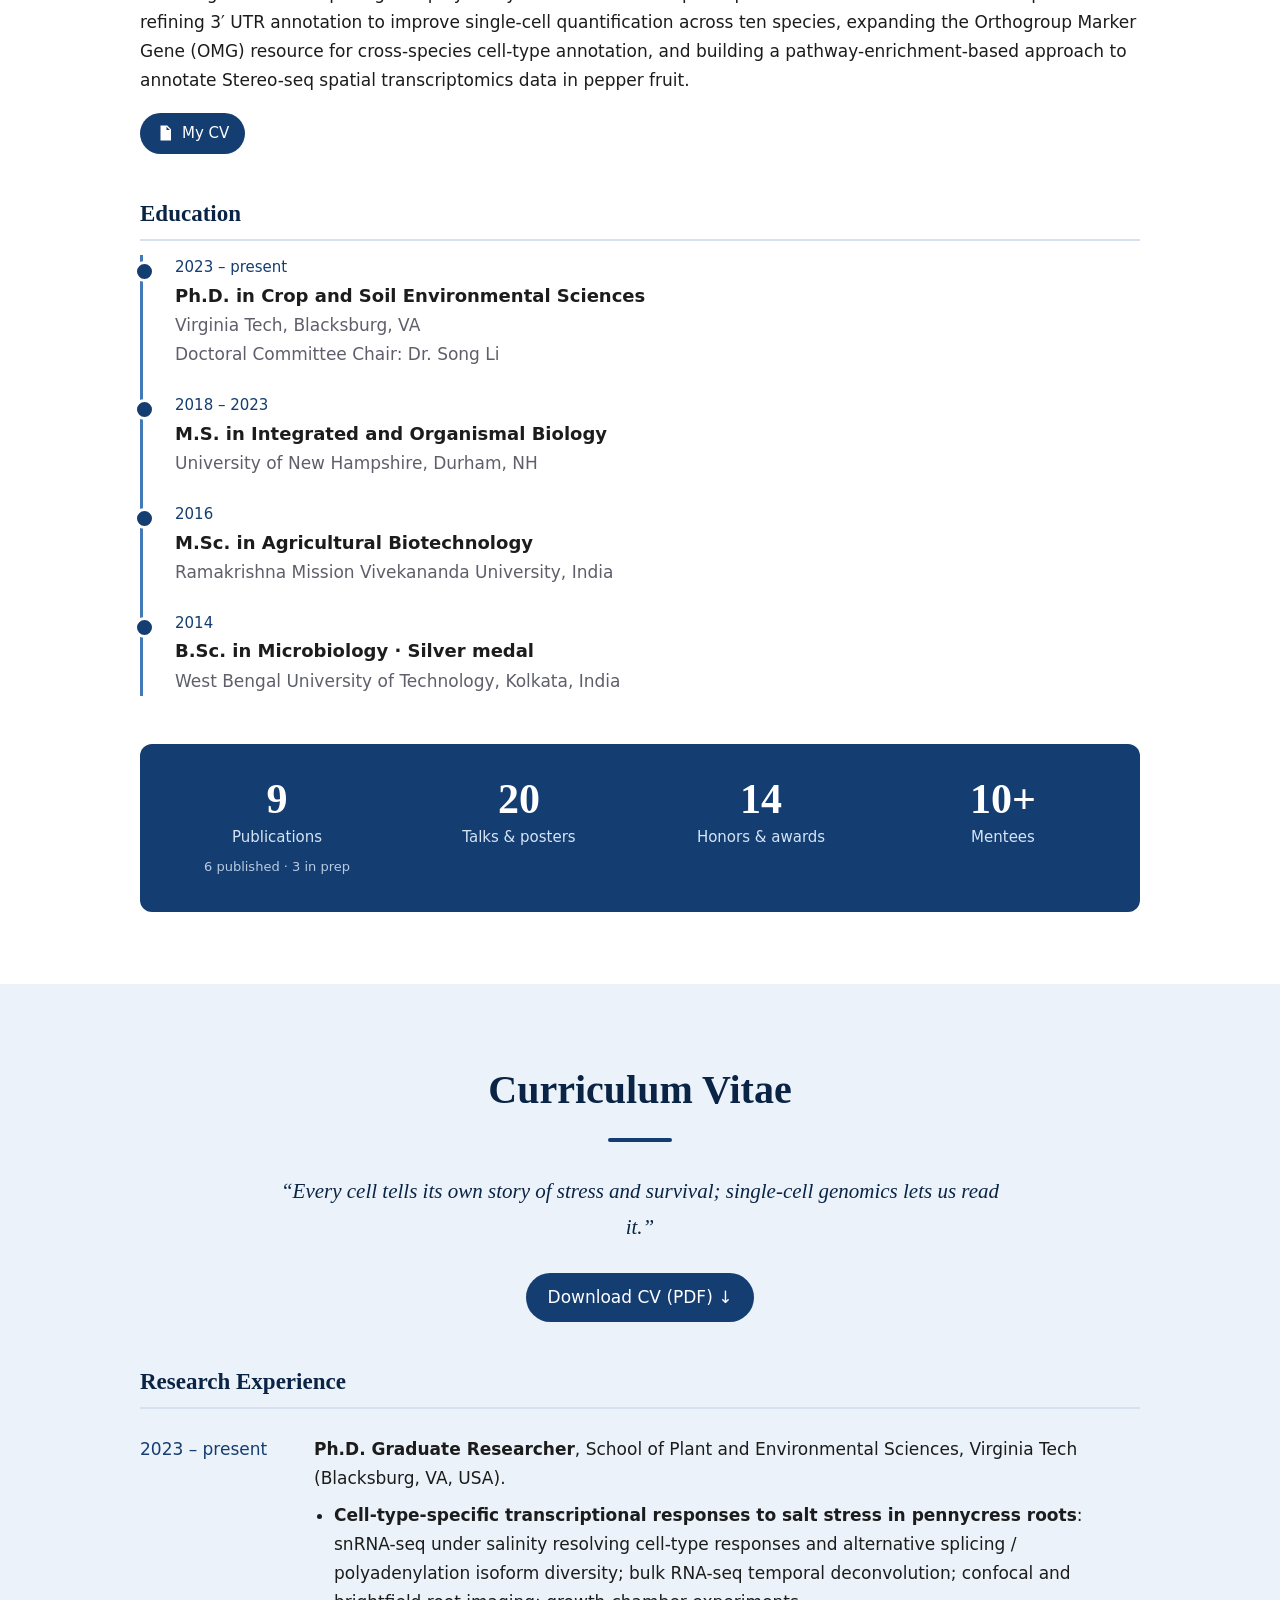
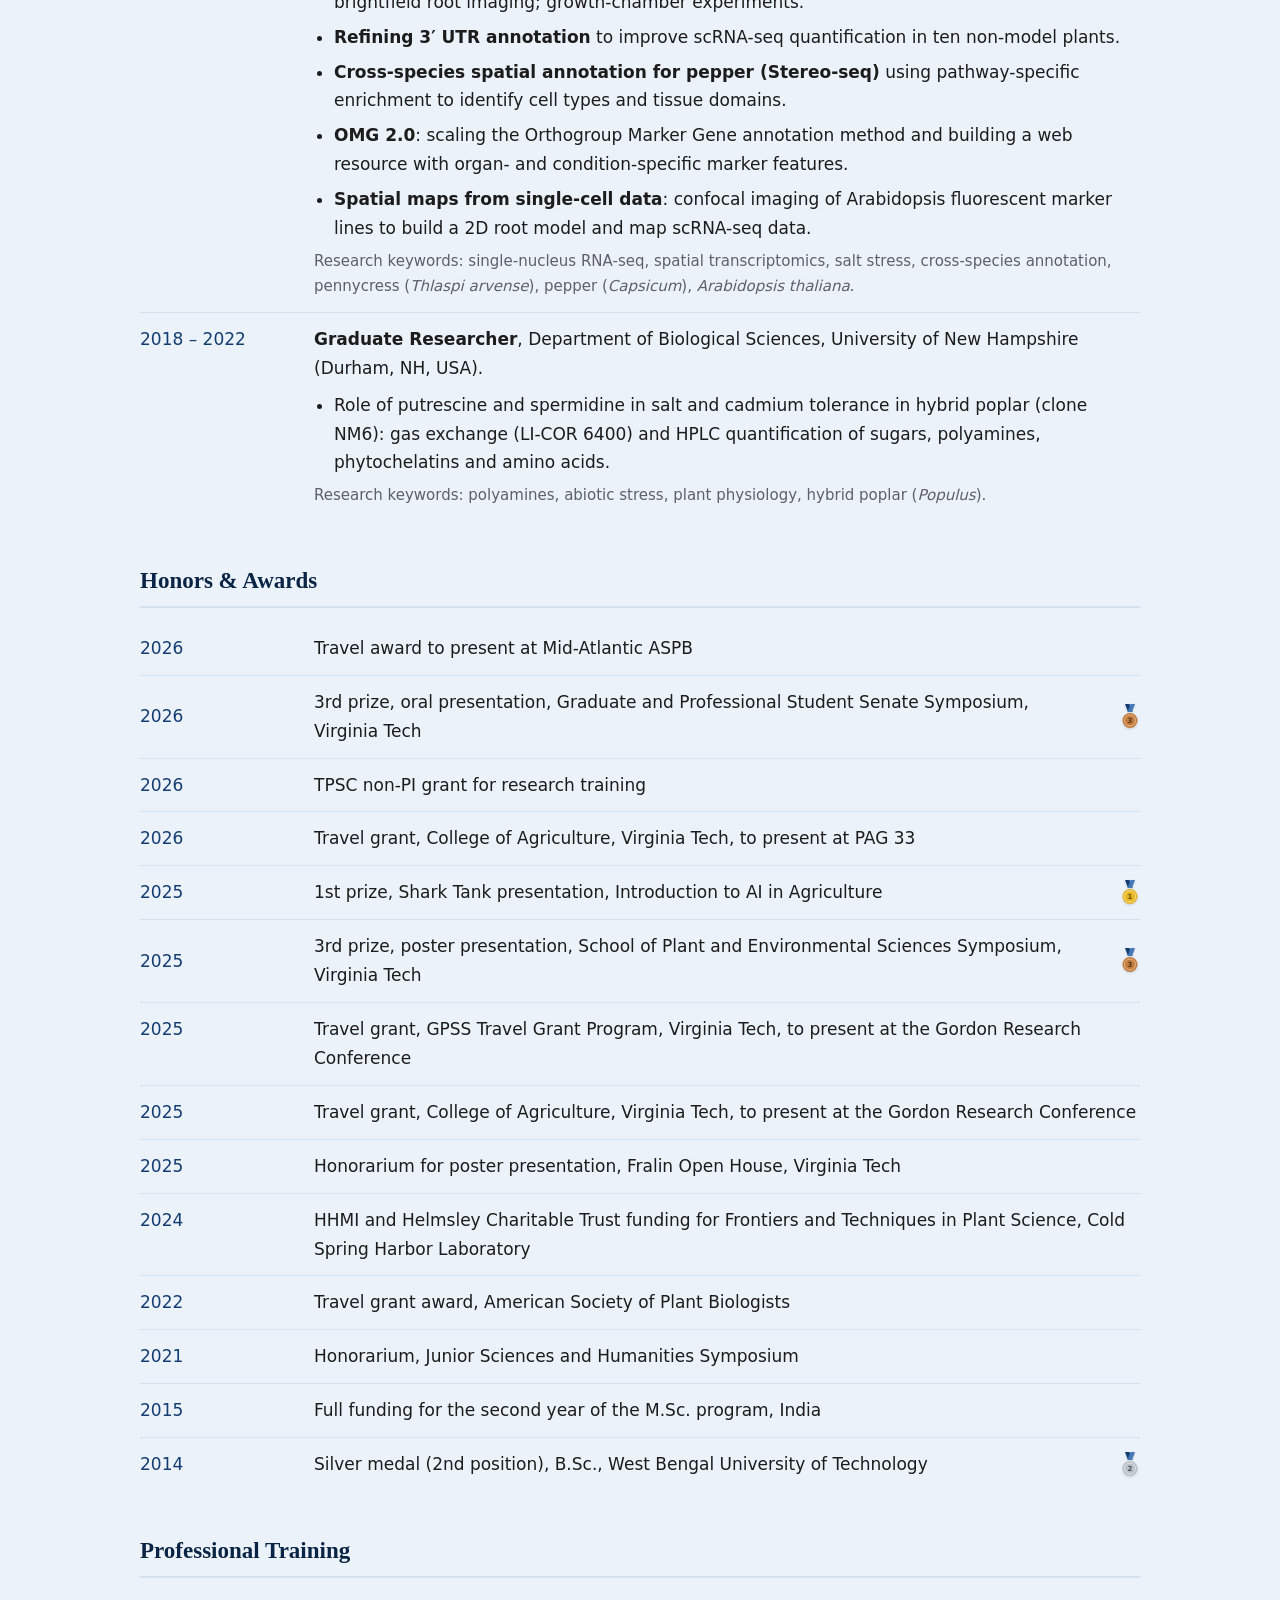
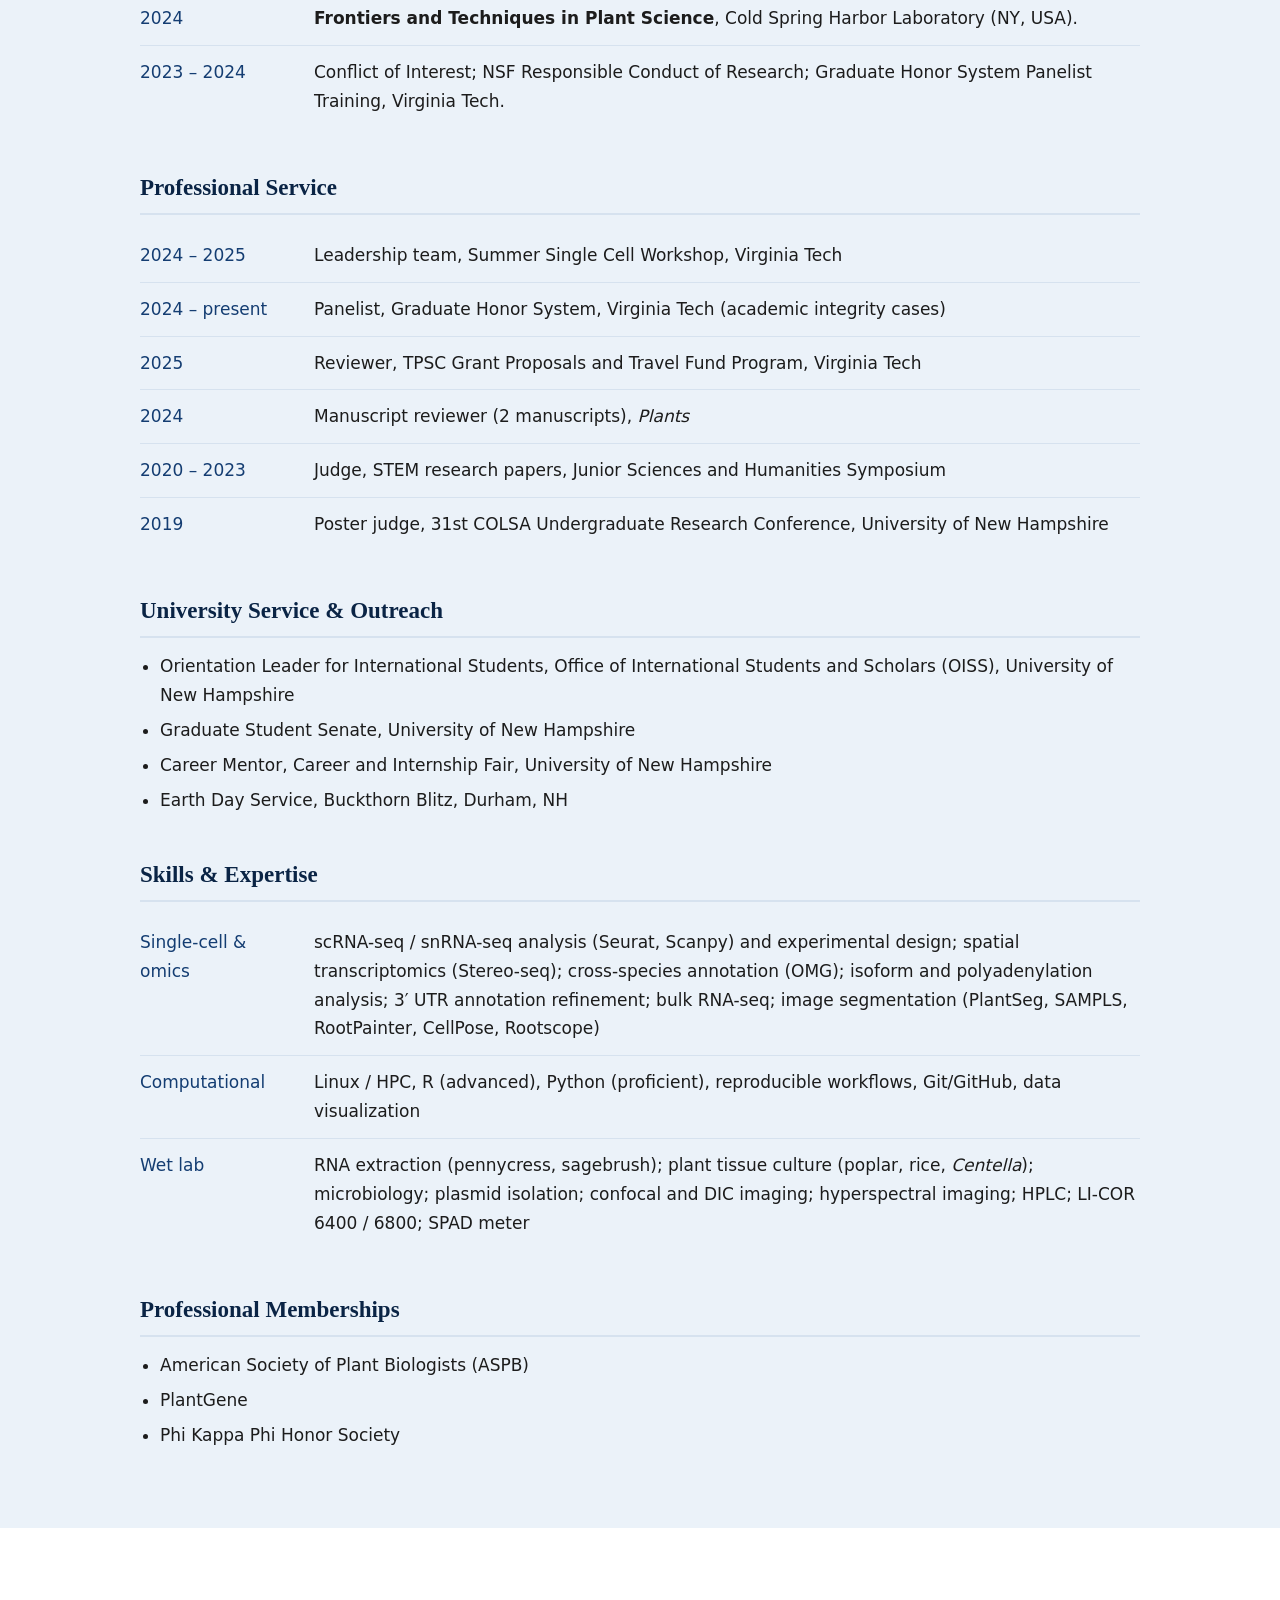
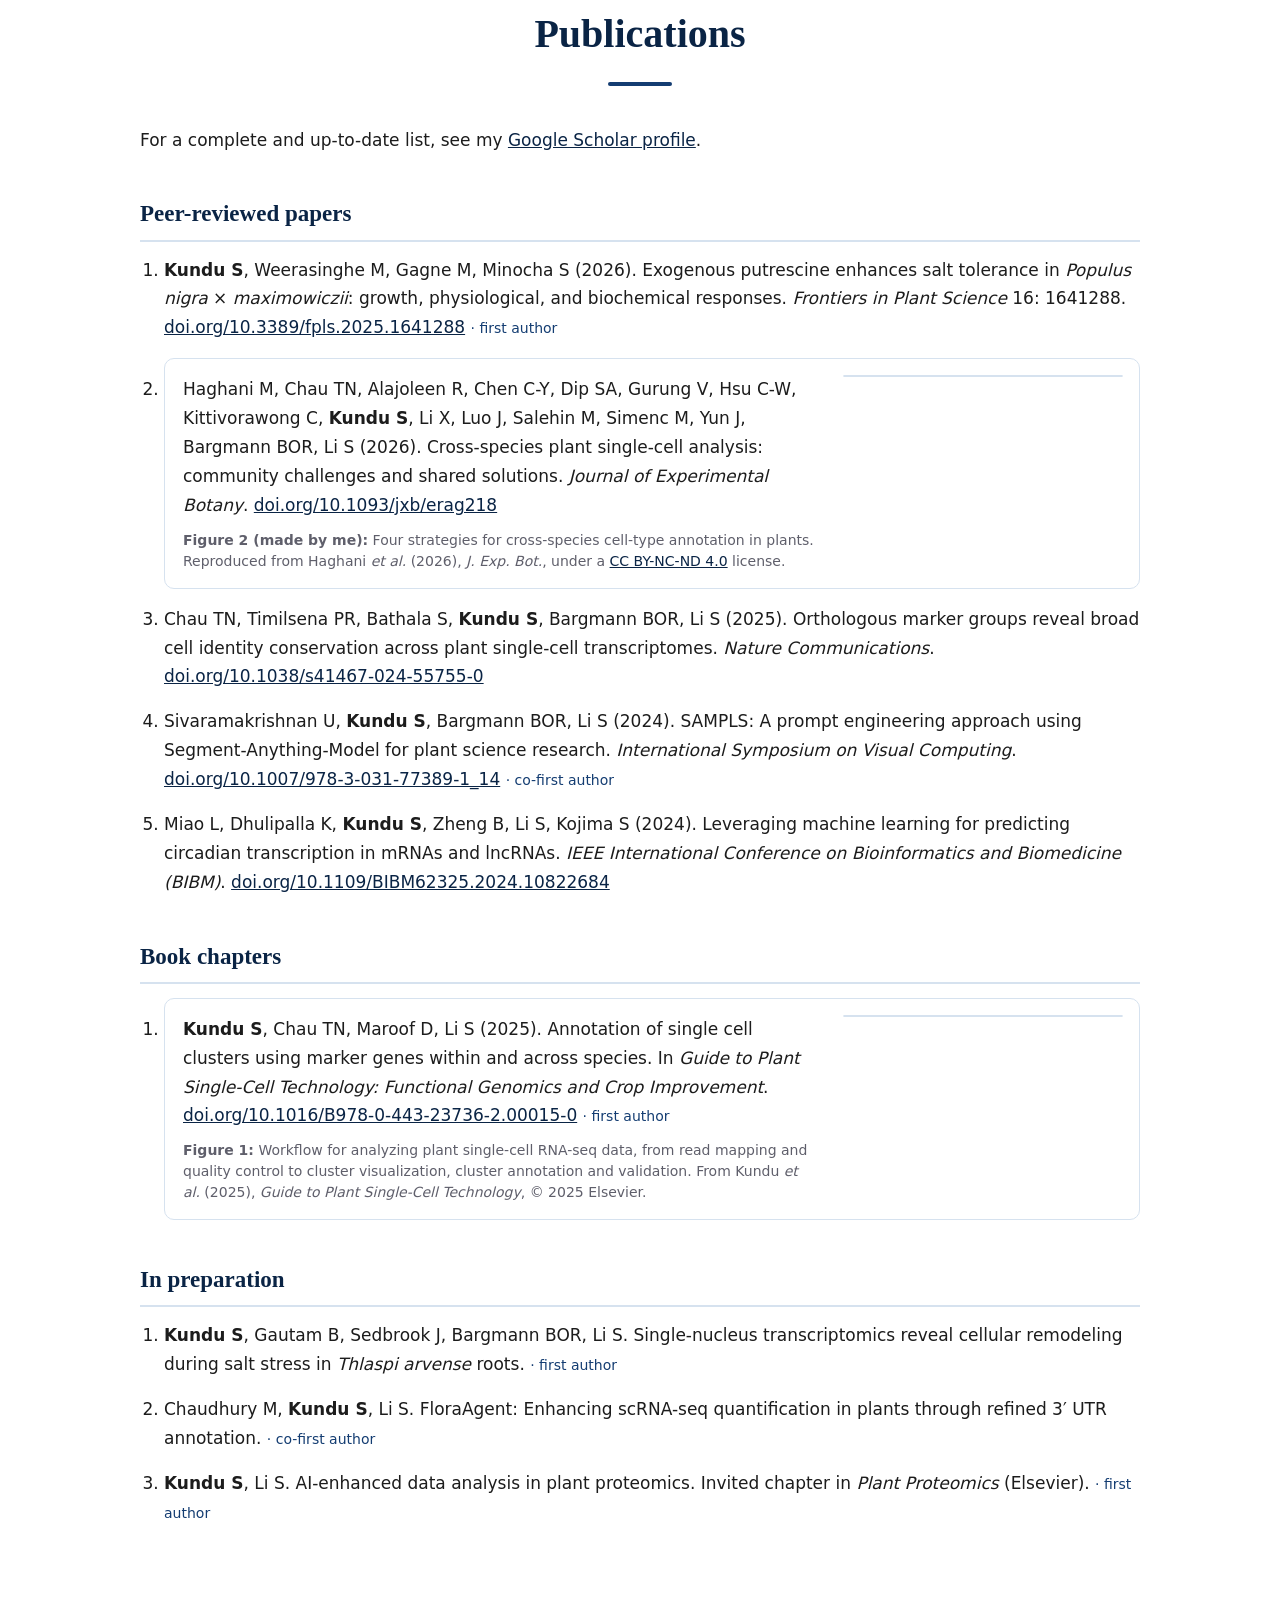
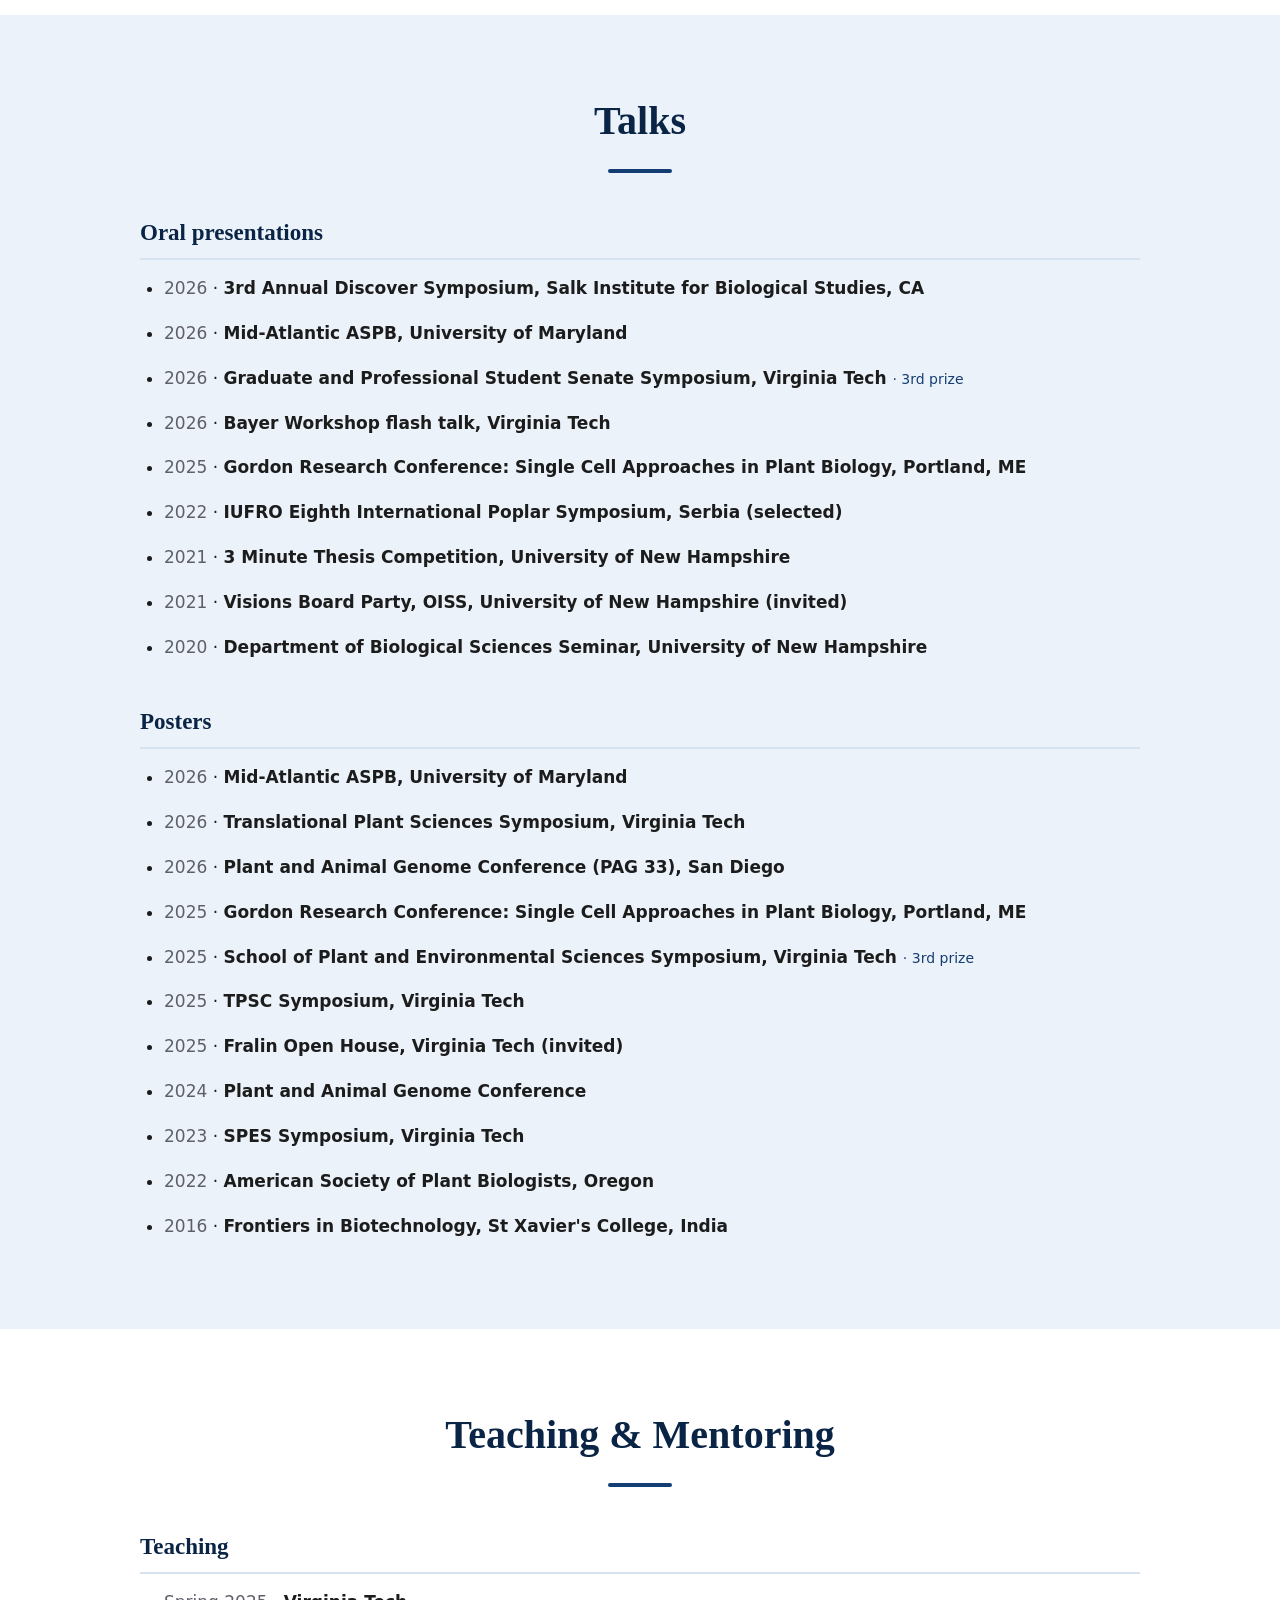
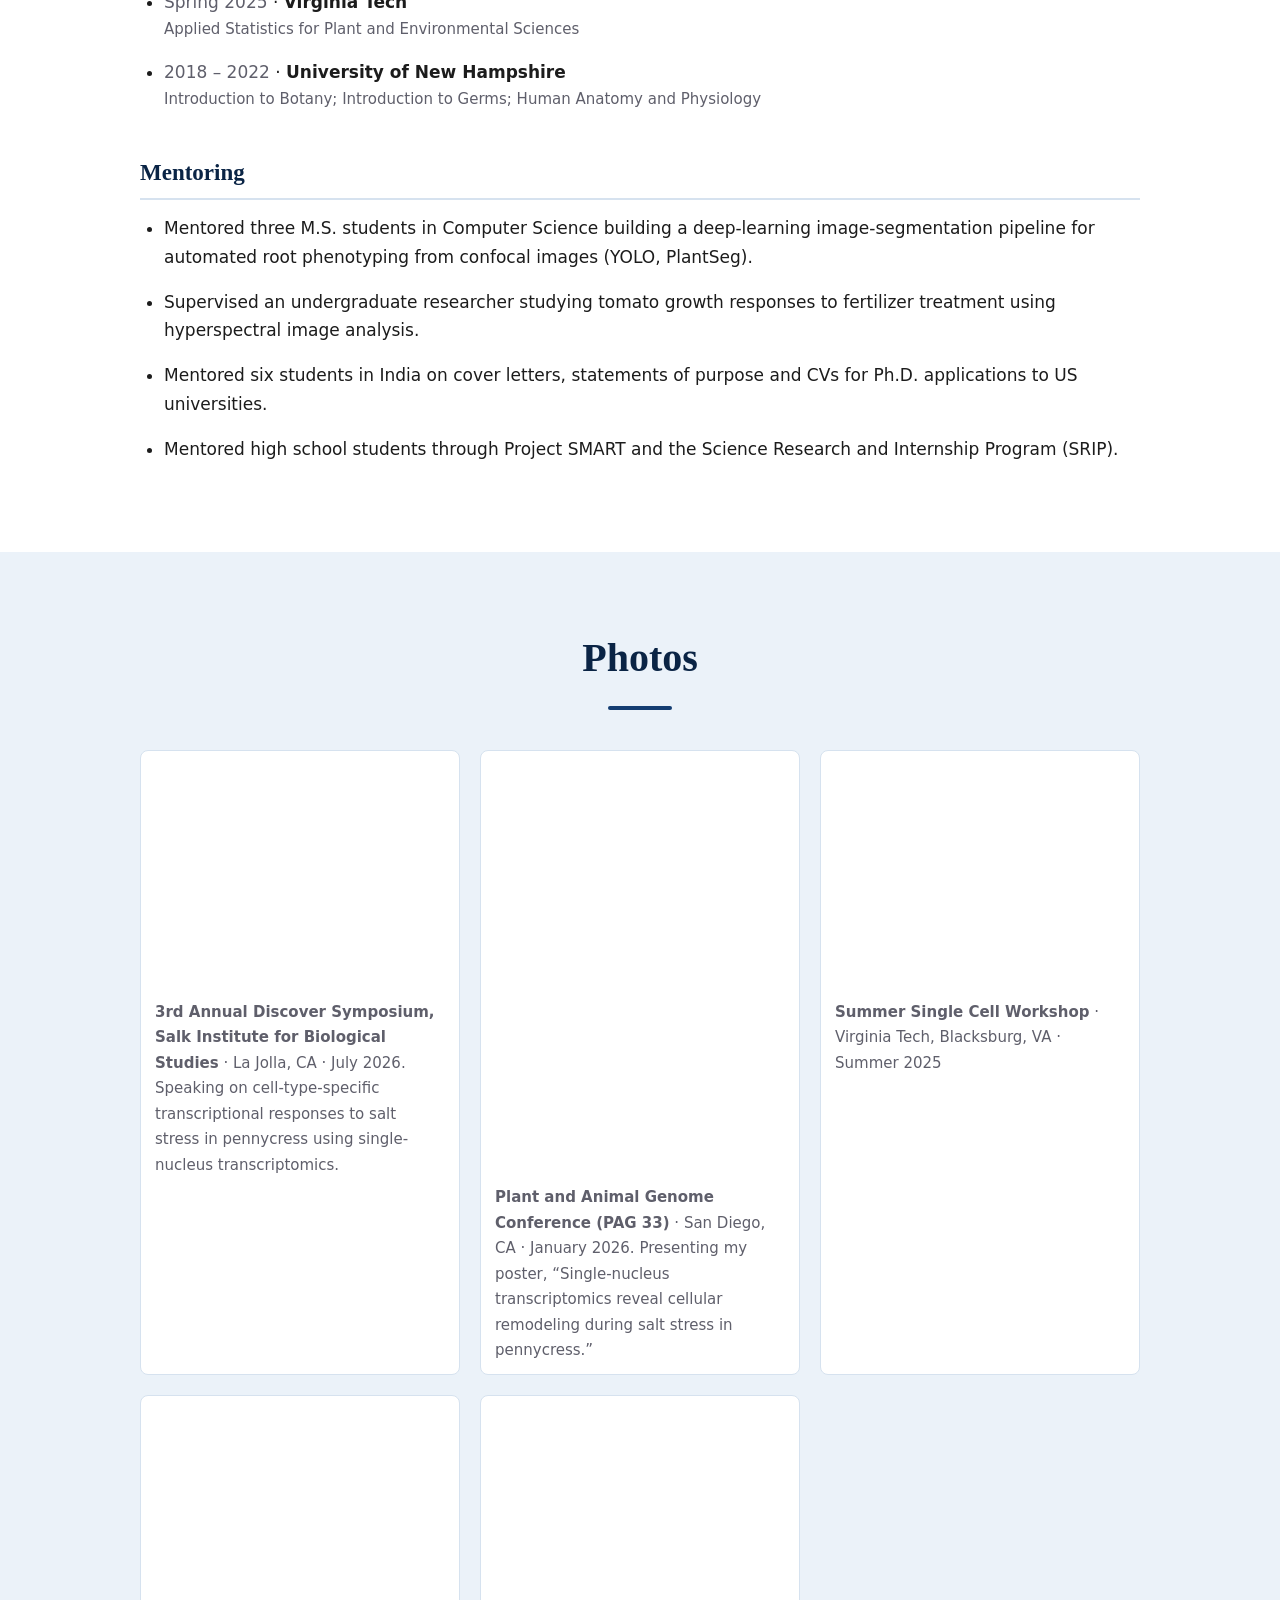
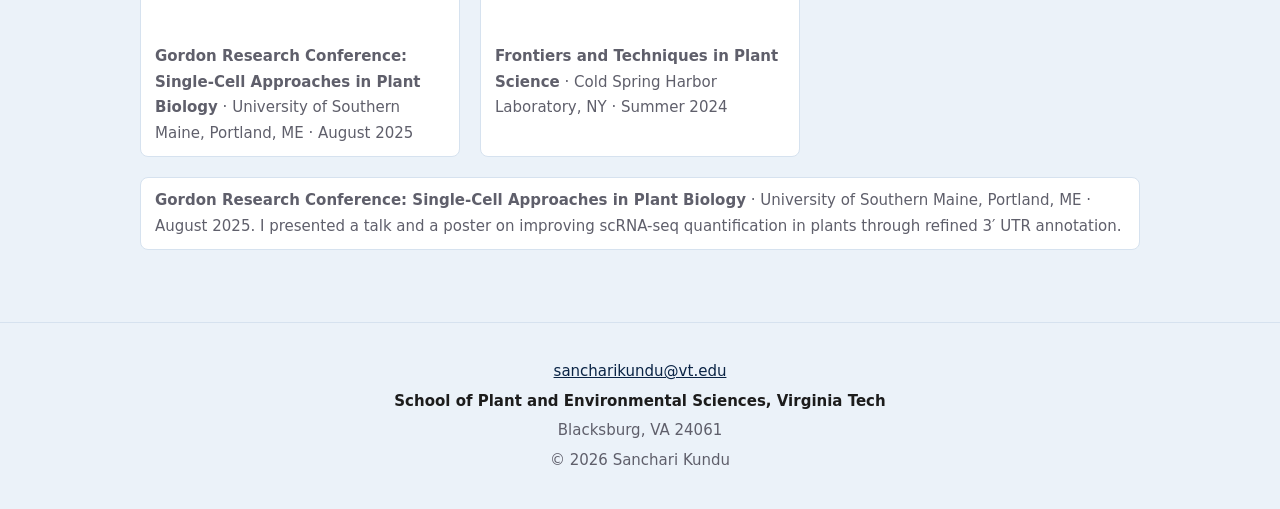
<file: cv.html>
<!doctype html>
<html lang="en">
<head>
  <meta charset="utf-8">
  <title>Sanchari Kundu</title>
  <meta http-equiv="refresh" content="0; url=index.html#cv">
  <link rel="canonical" href="https://sancharikundu93.github.io/#cv">
</head>
<body>
  <p>This page has moved to <a href="index.html#cv">sancharikundu93.github.io/#cv</a>.</p>
</body>
</html>
</file>
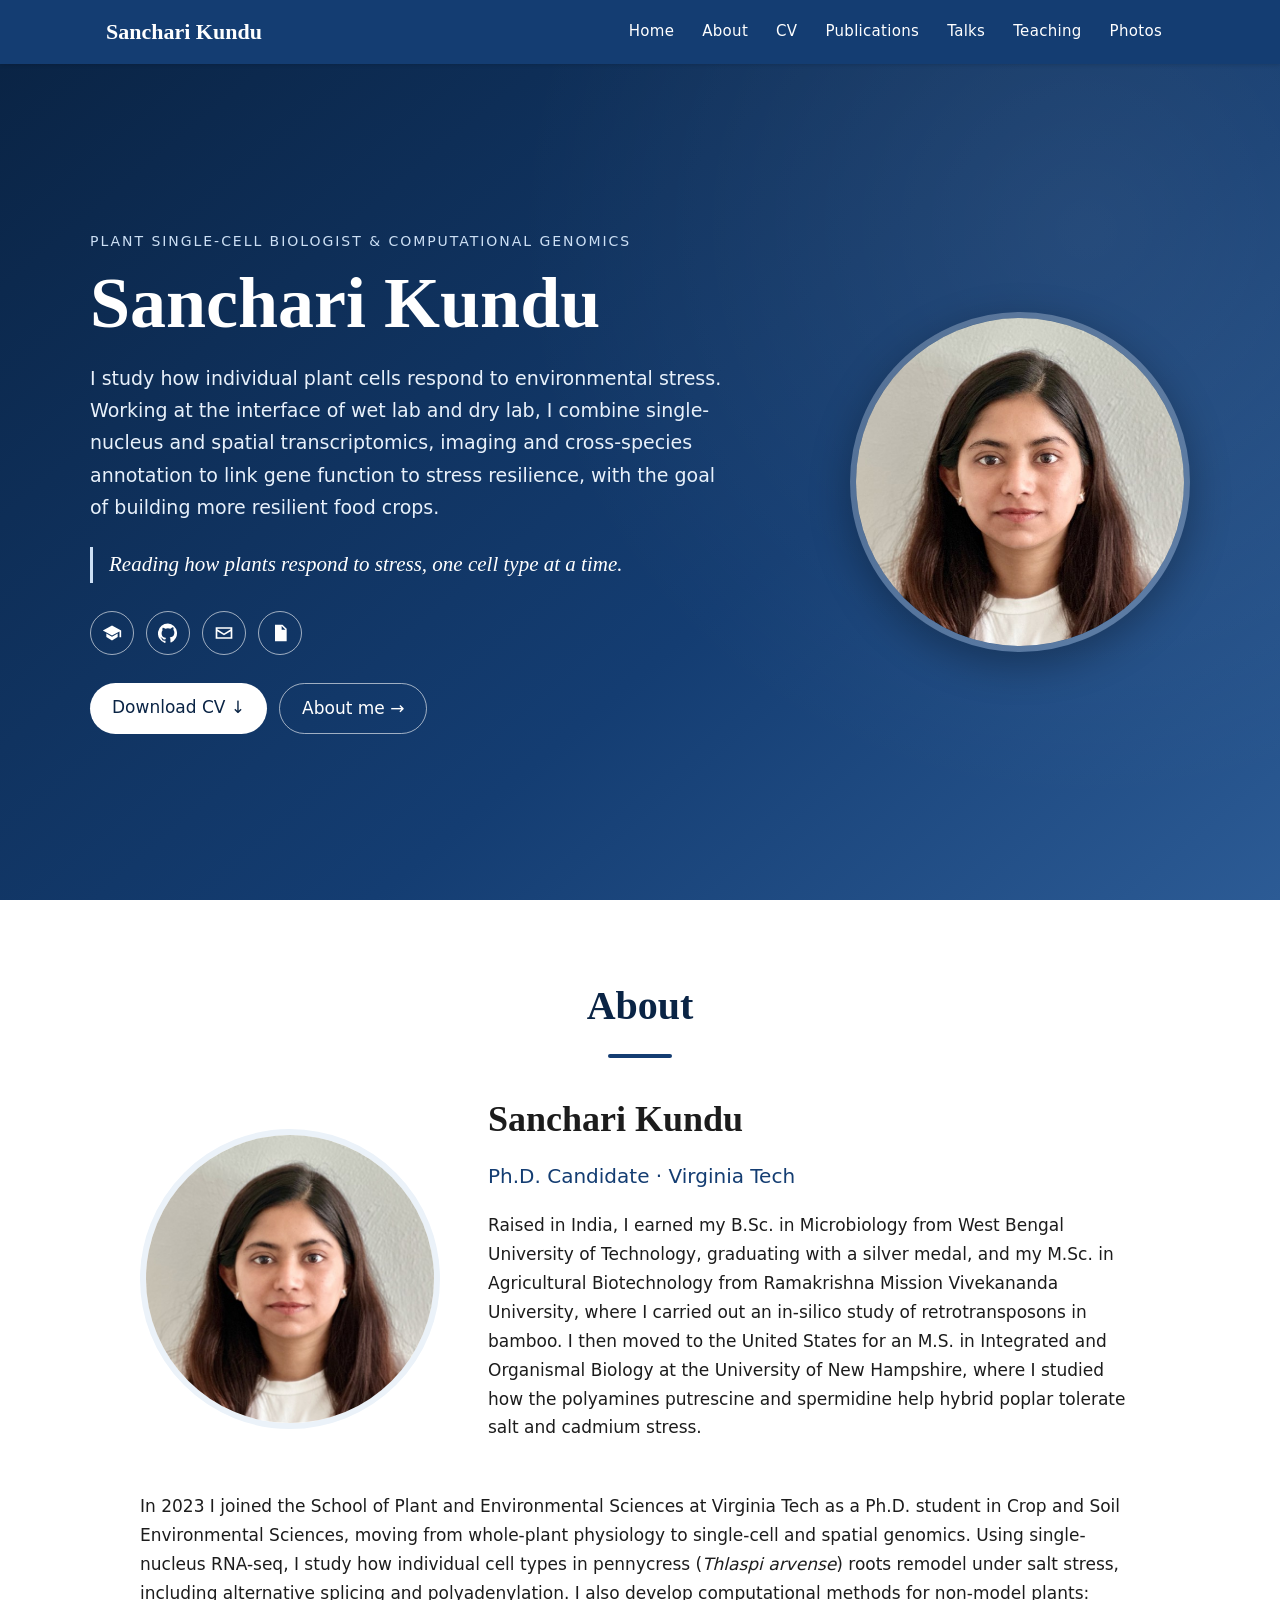
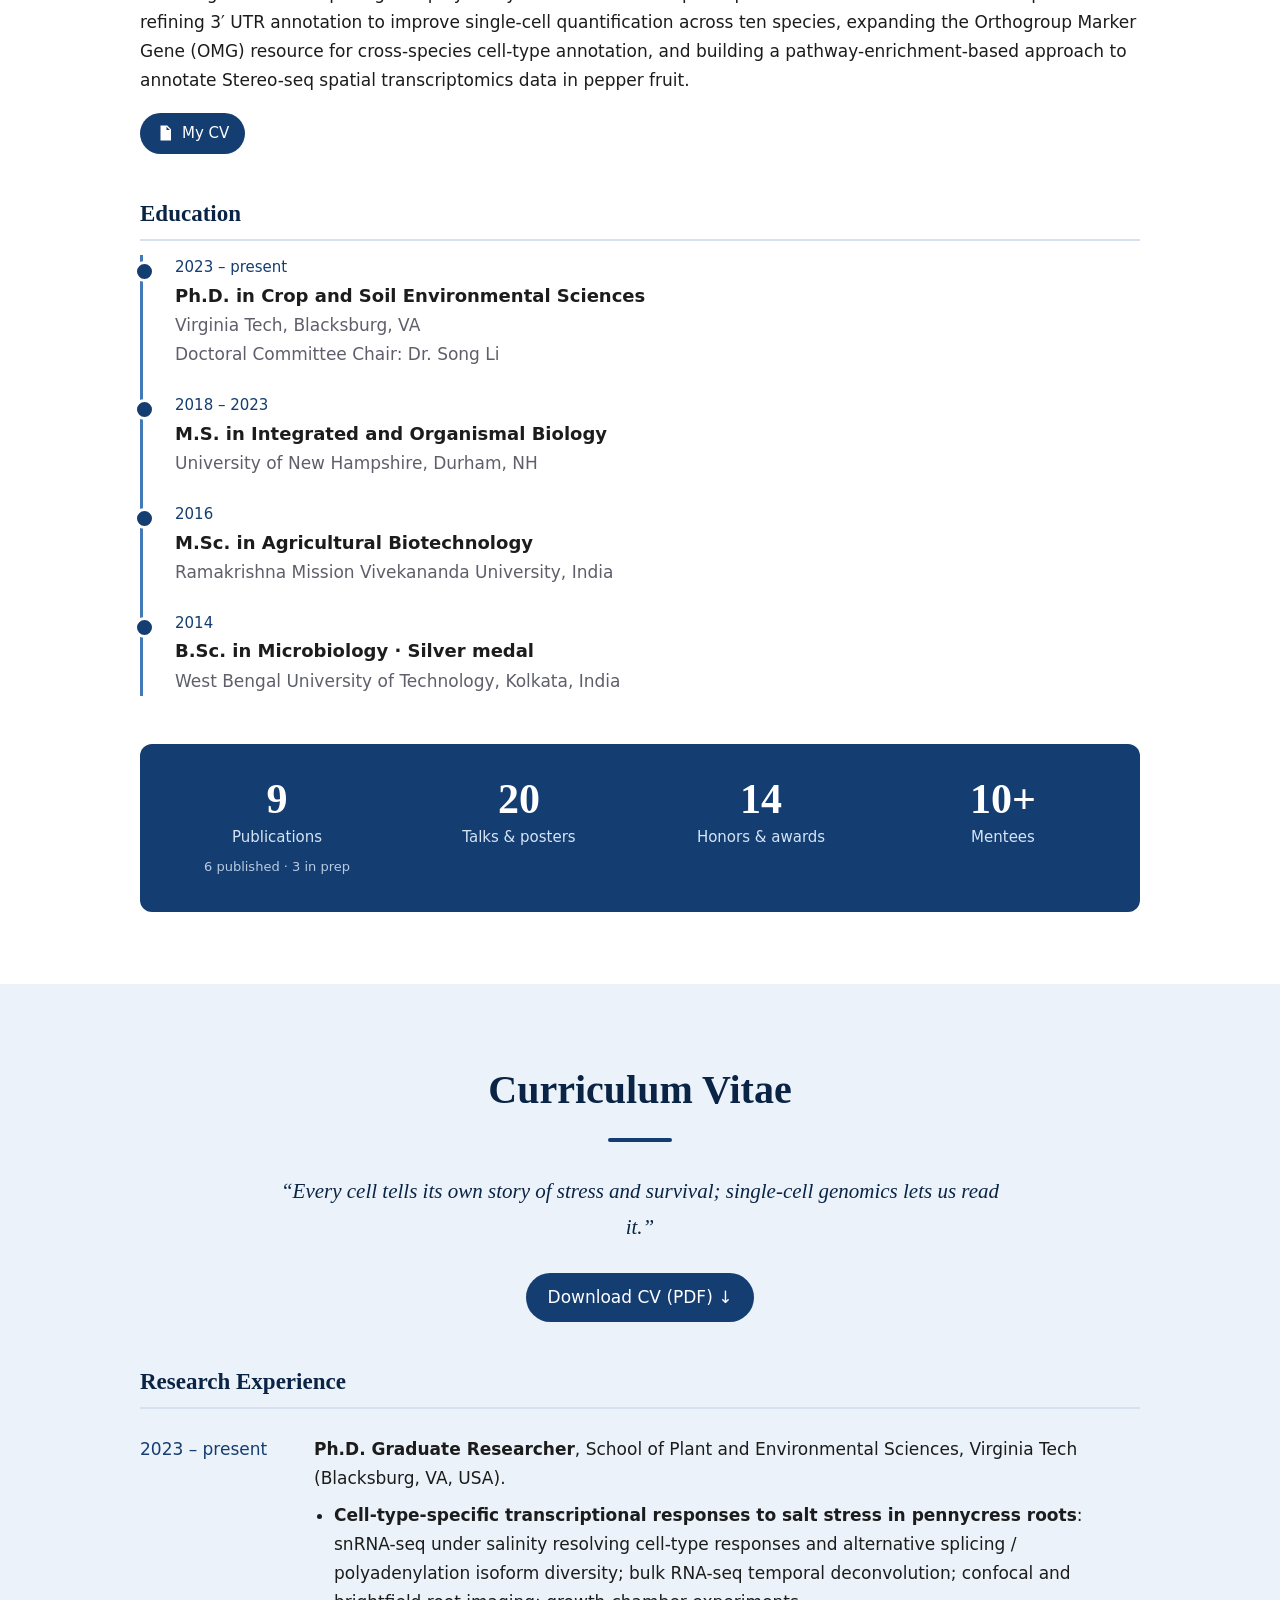
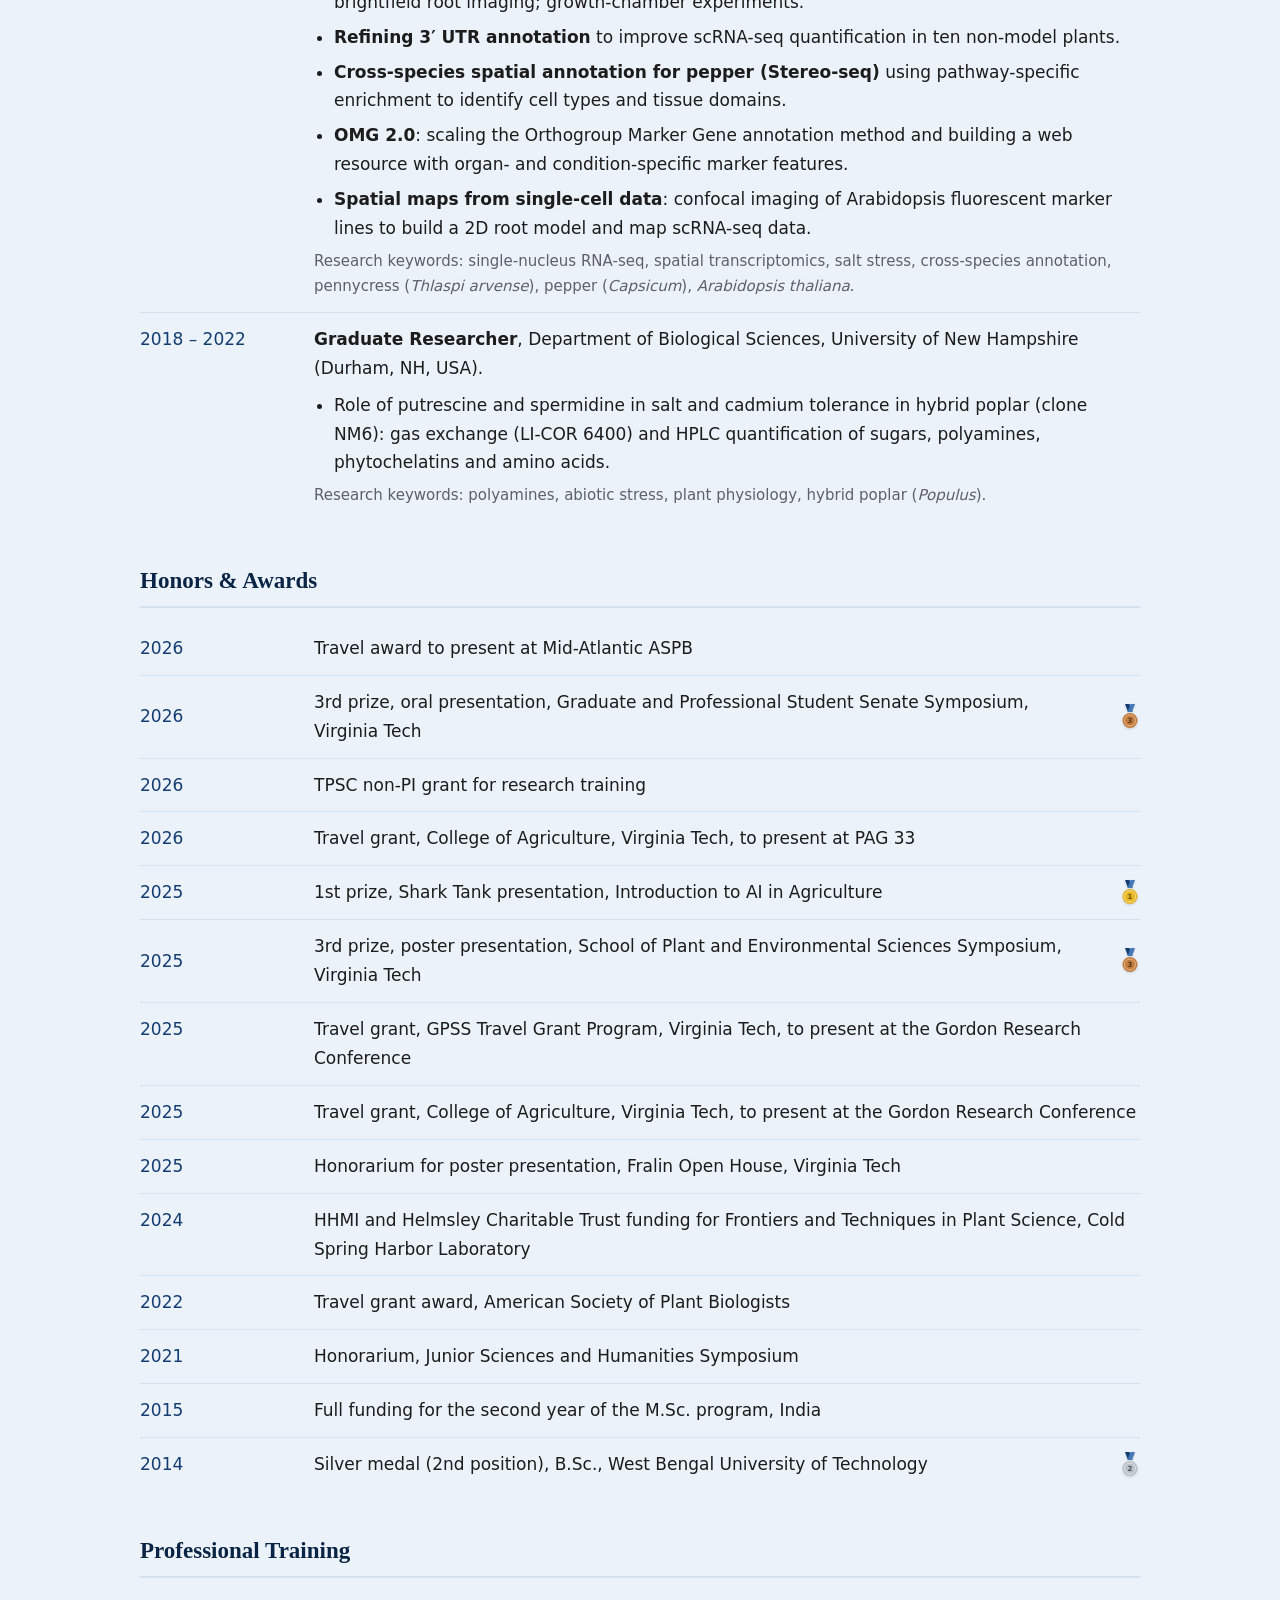
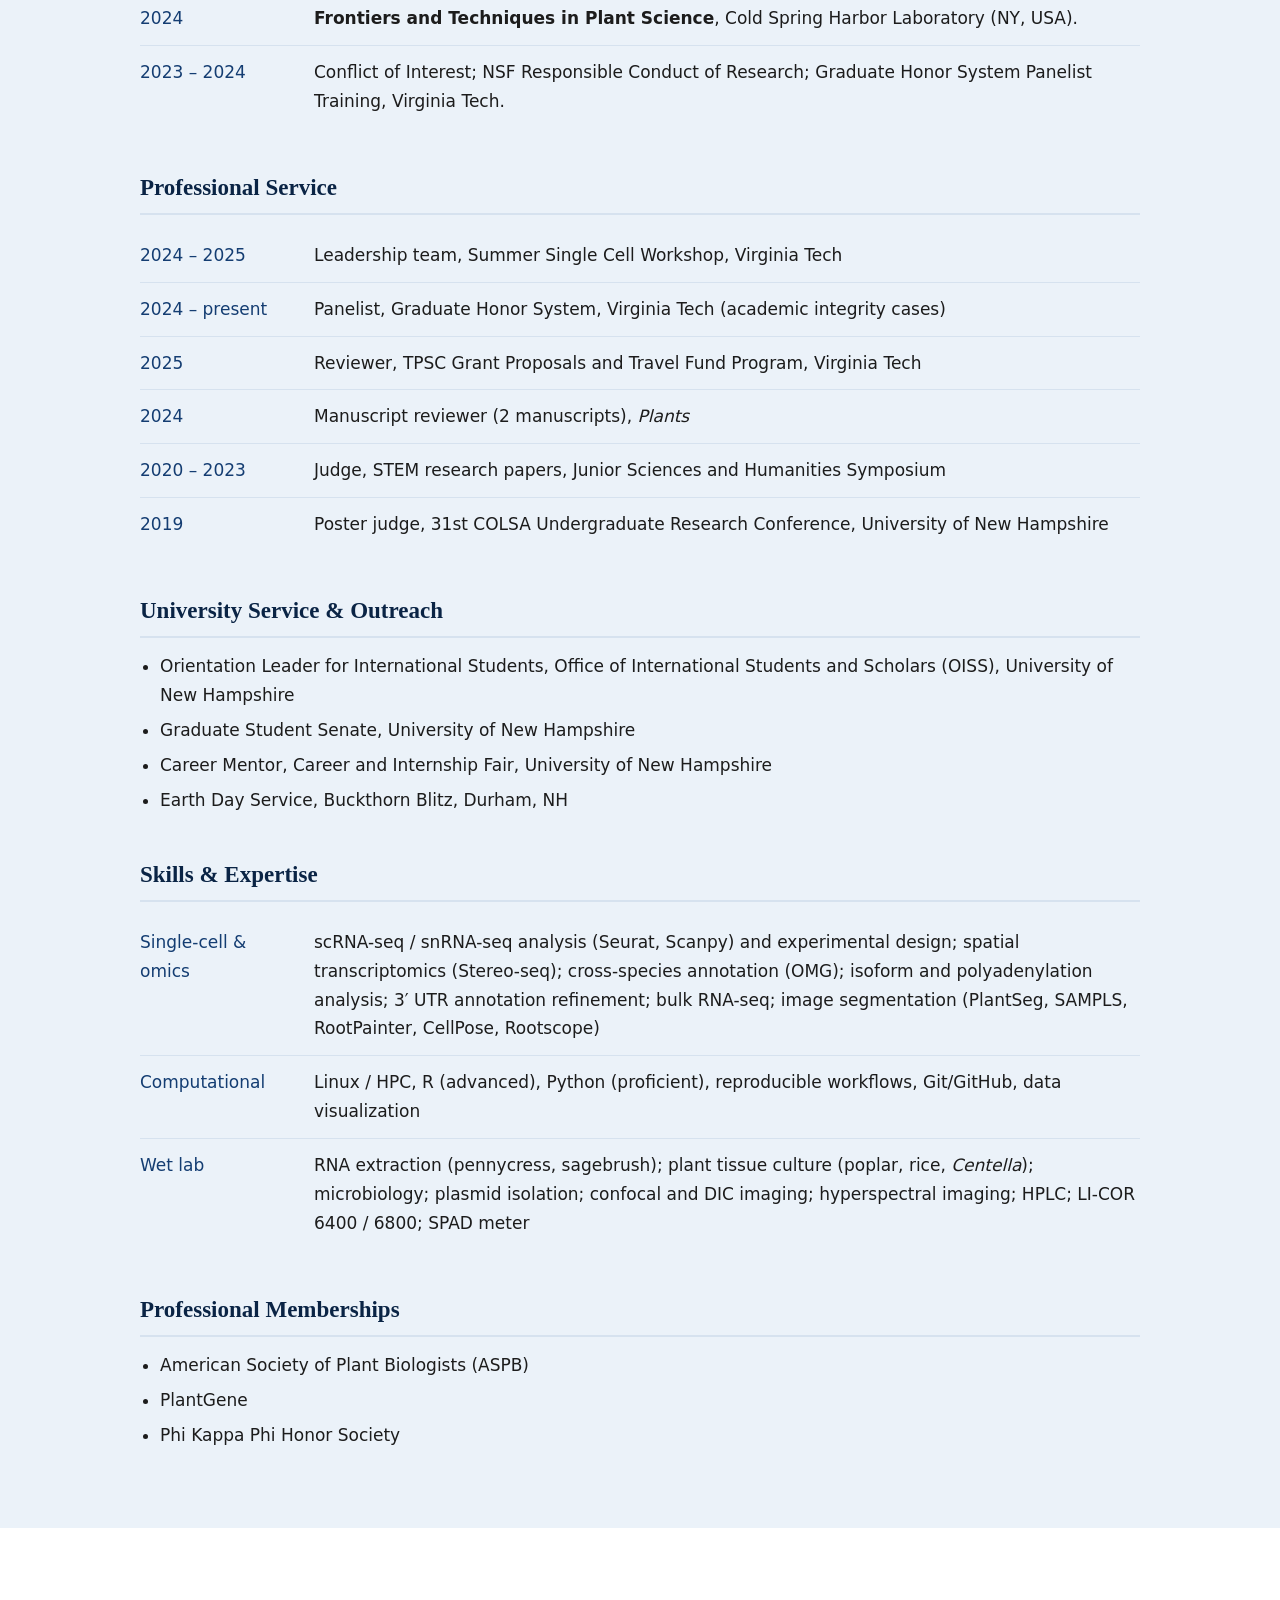
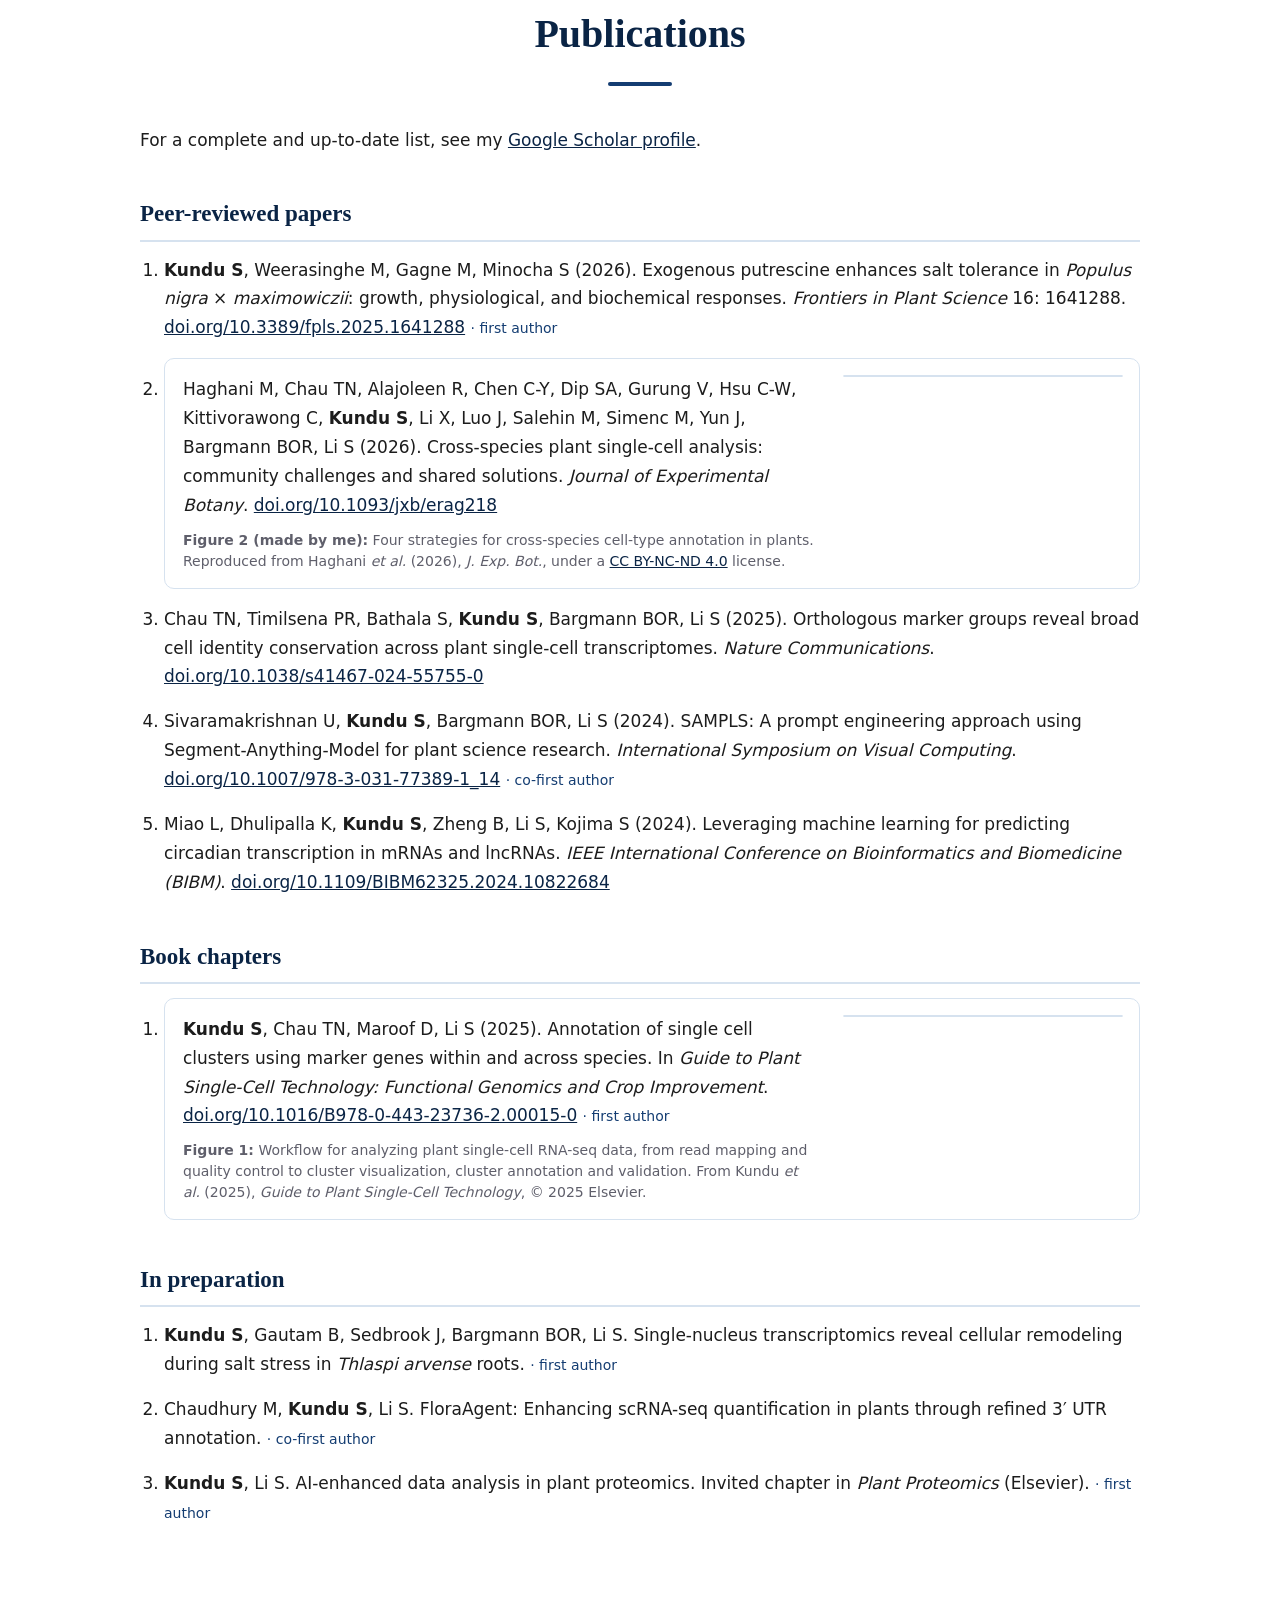
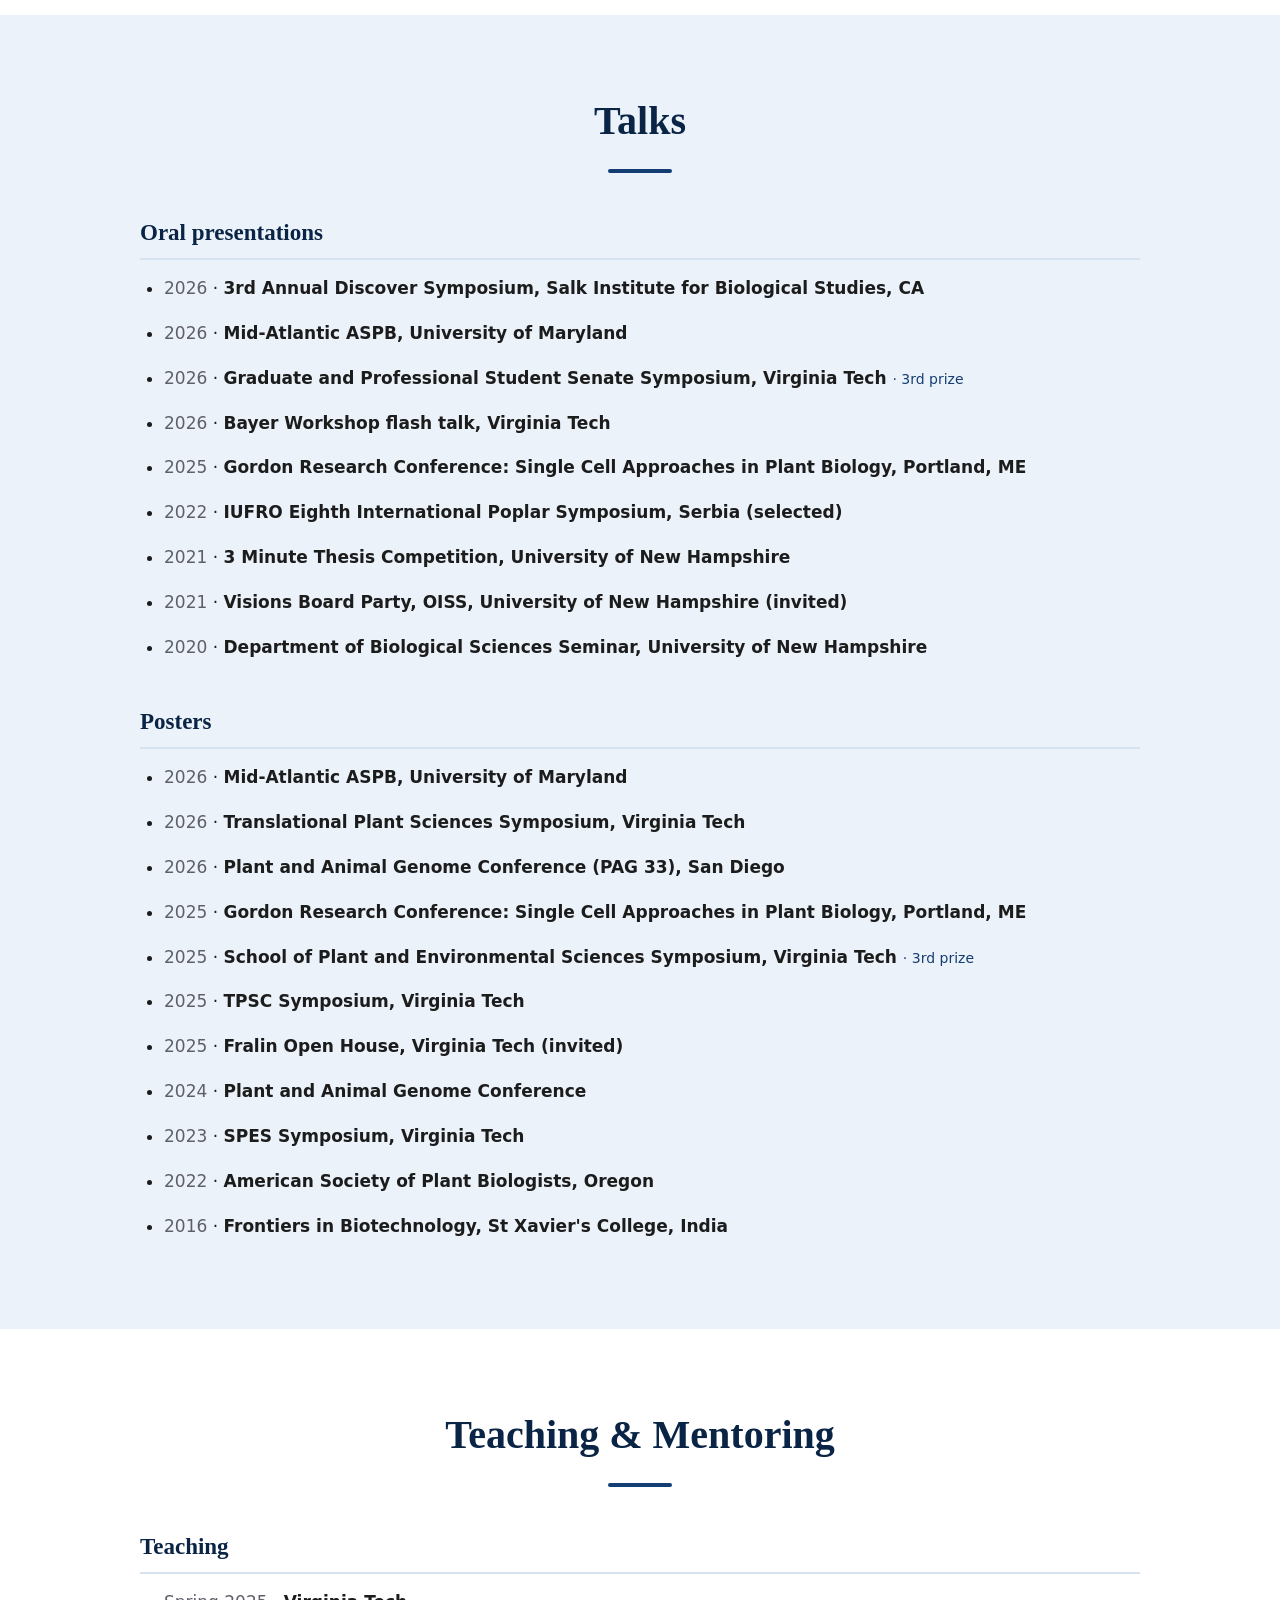
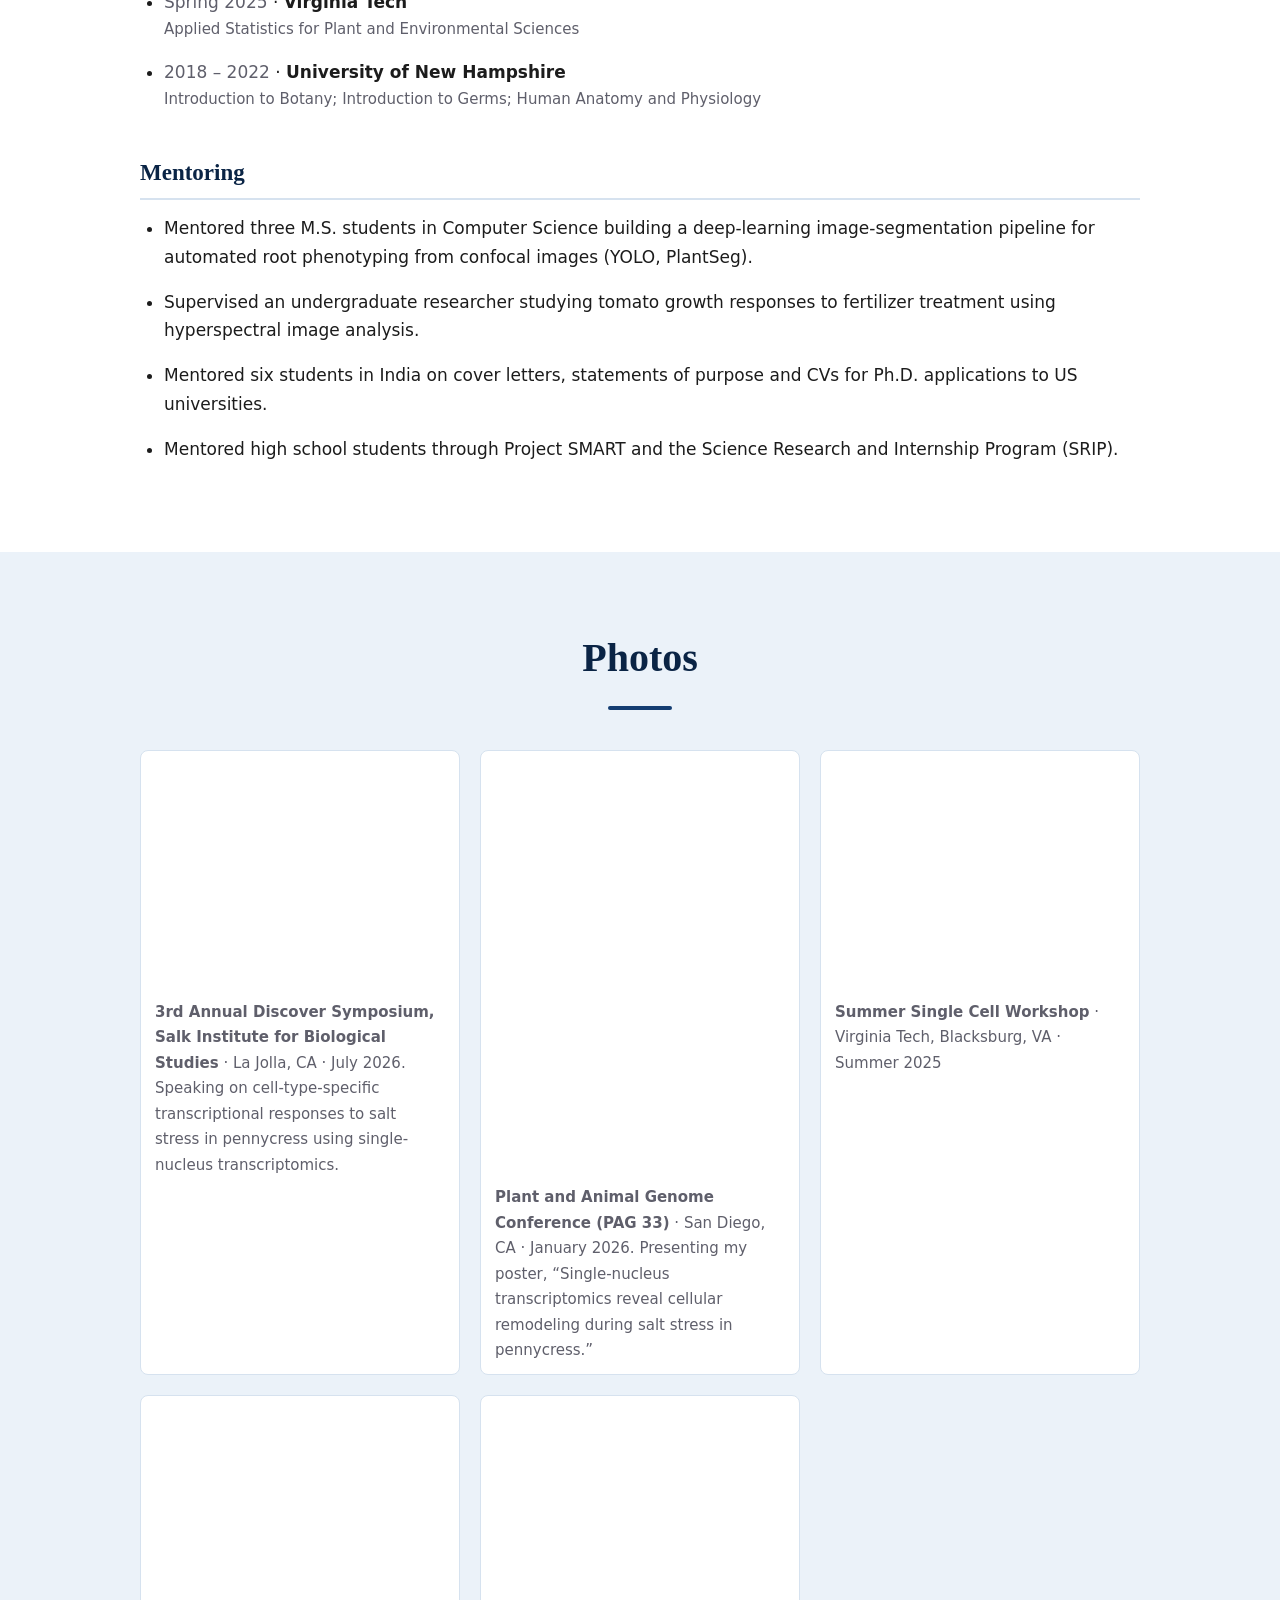
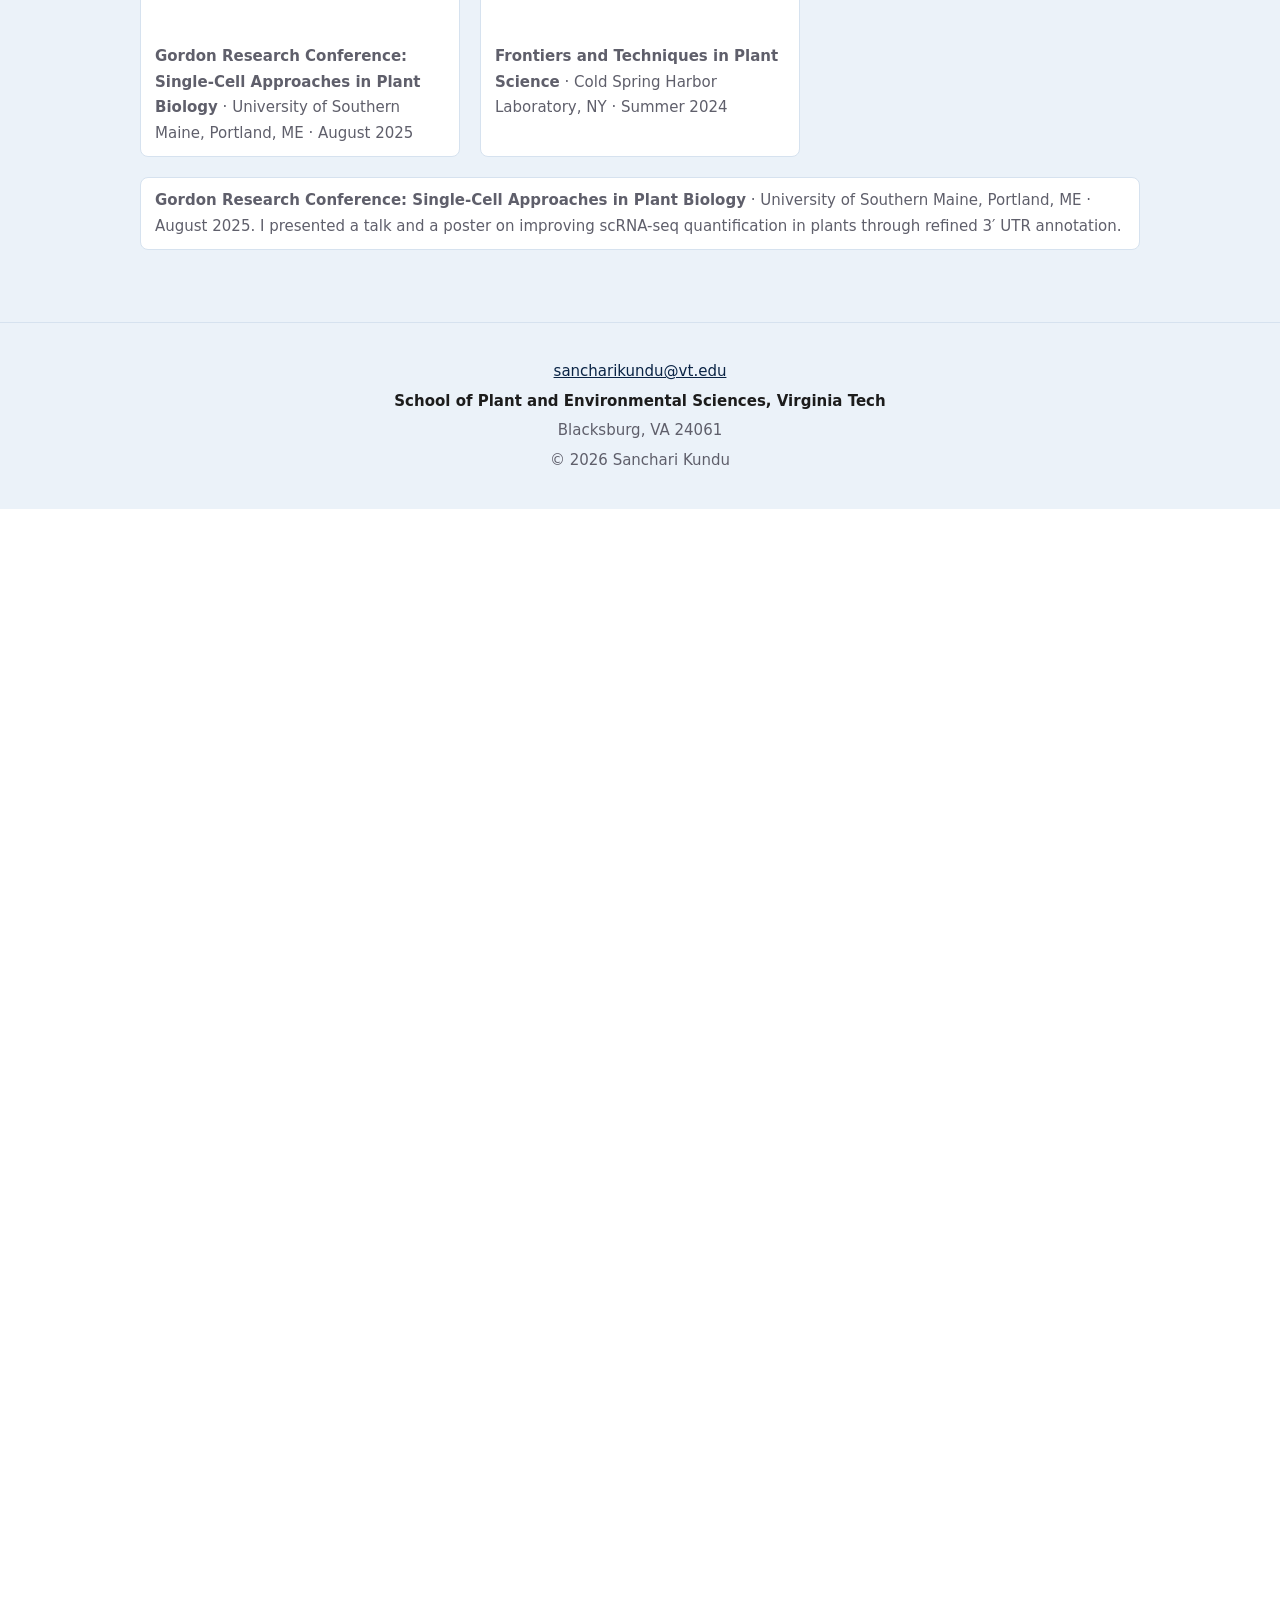
<file: photos.html>
<!doctype html>
<html lang="en">
<head>
  <meta charset="utf-8">
  <title>Sanchari Kundu</title>
  <meta http-equiv="refresh" content="0; url=index.html#photos">
  <link rel="canonical" href="https://sancharikundu93.github.io/#photos">
</head>
<body>
  <p>This page has moved to <a href="index.html#photos">sancharikundu93.github.io/#photos</a>.</p>
</body>
</html>
</file>
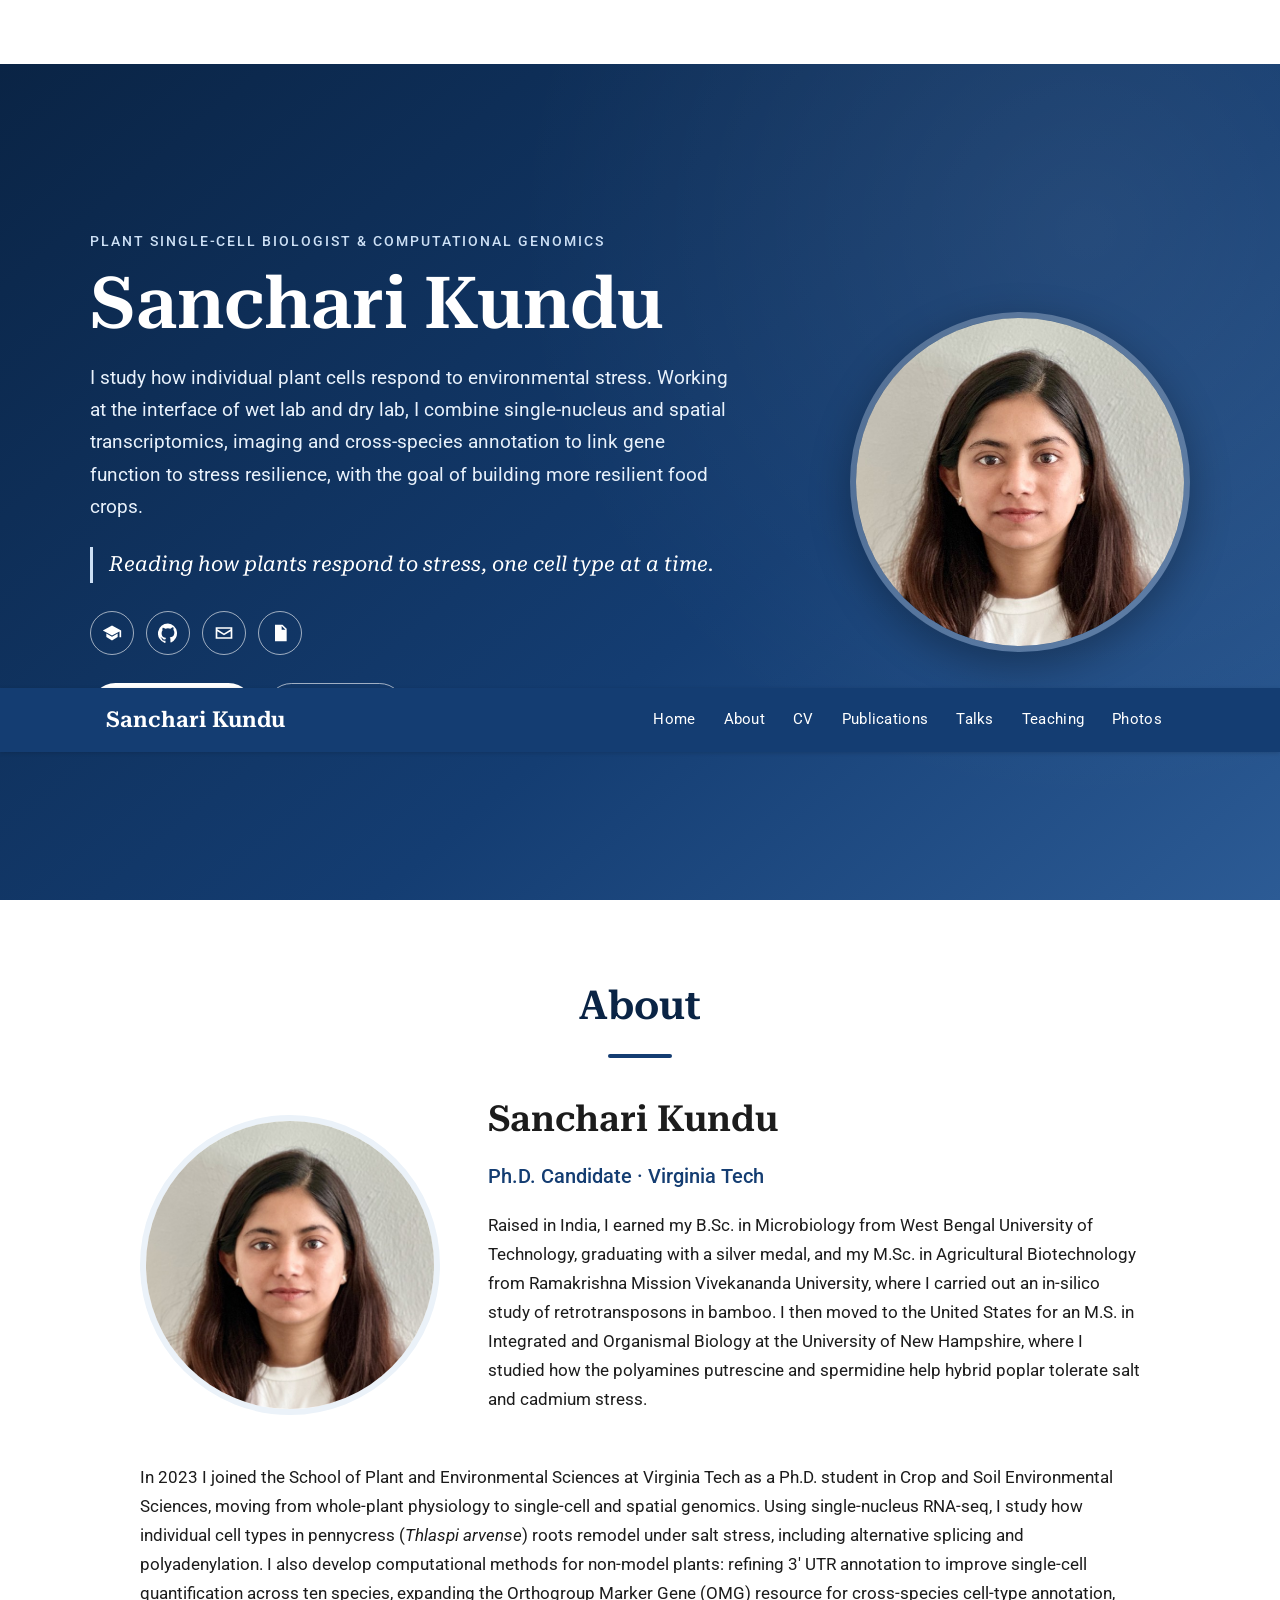
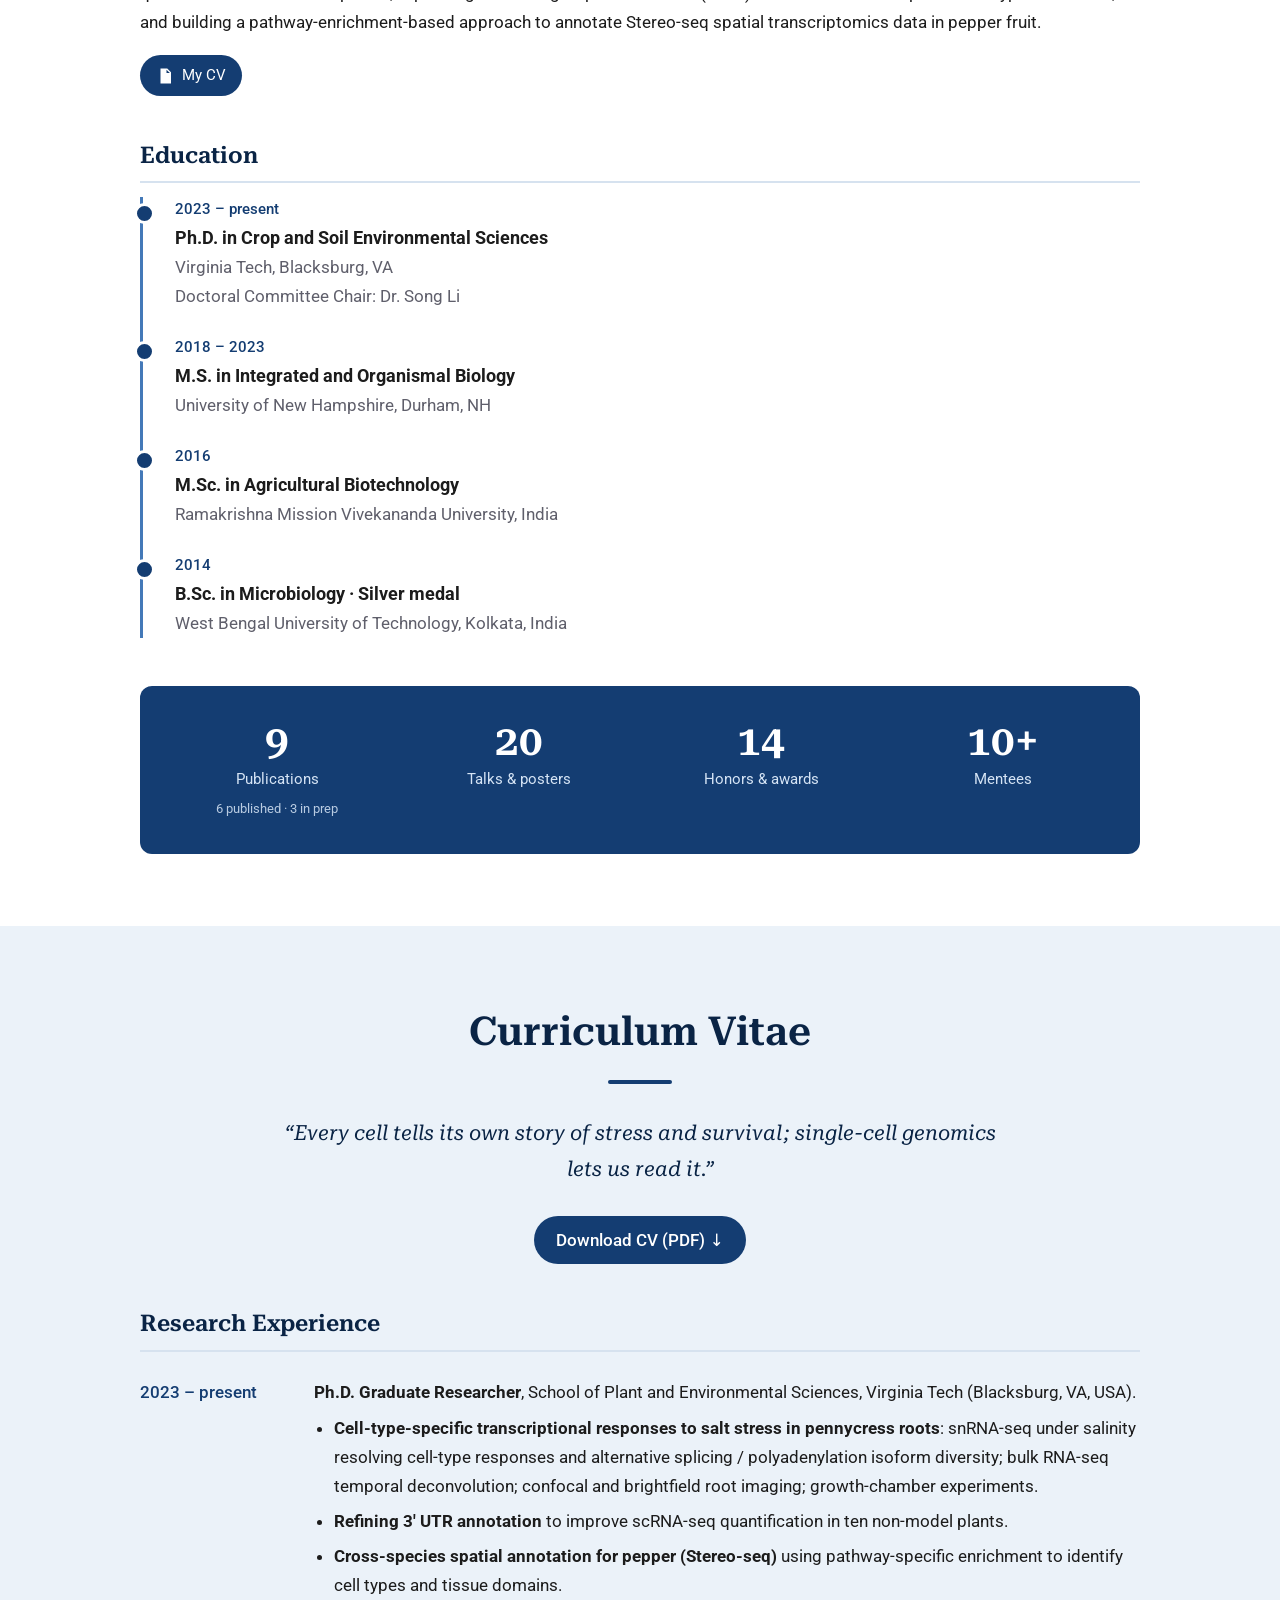
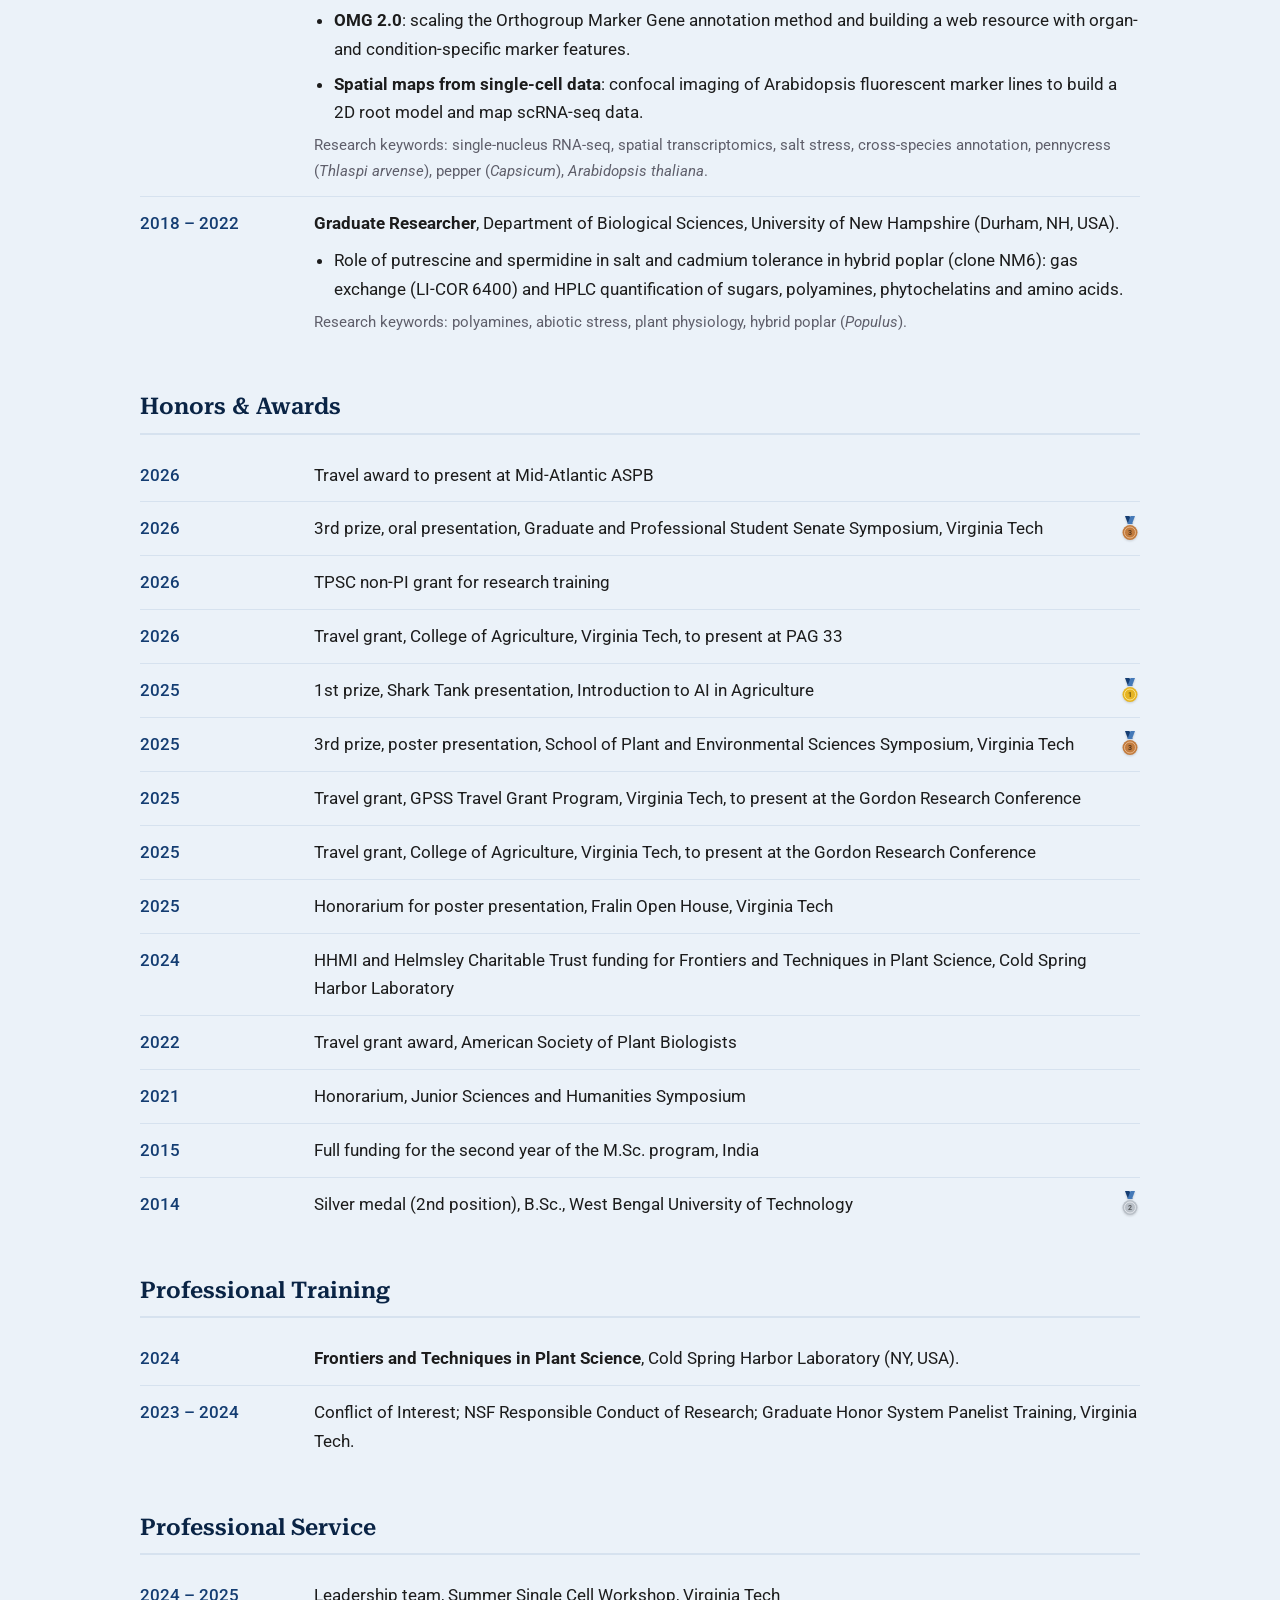
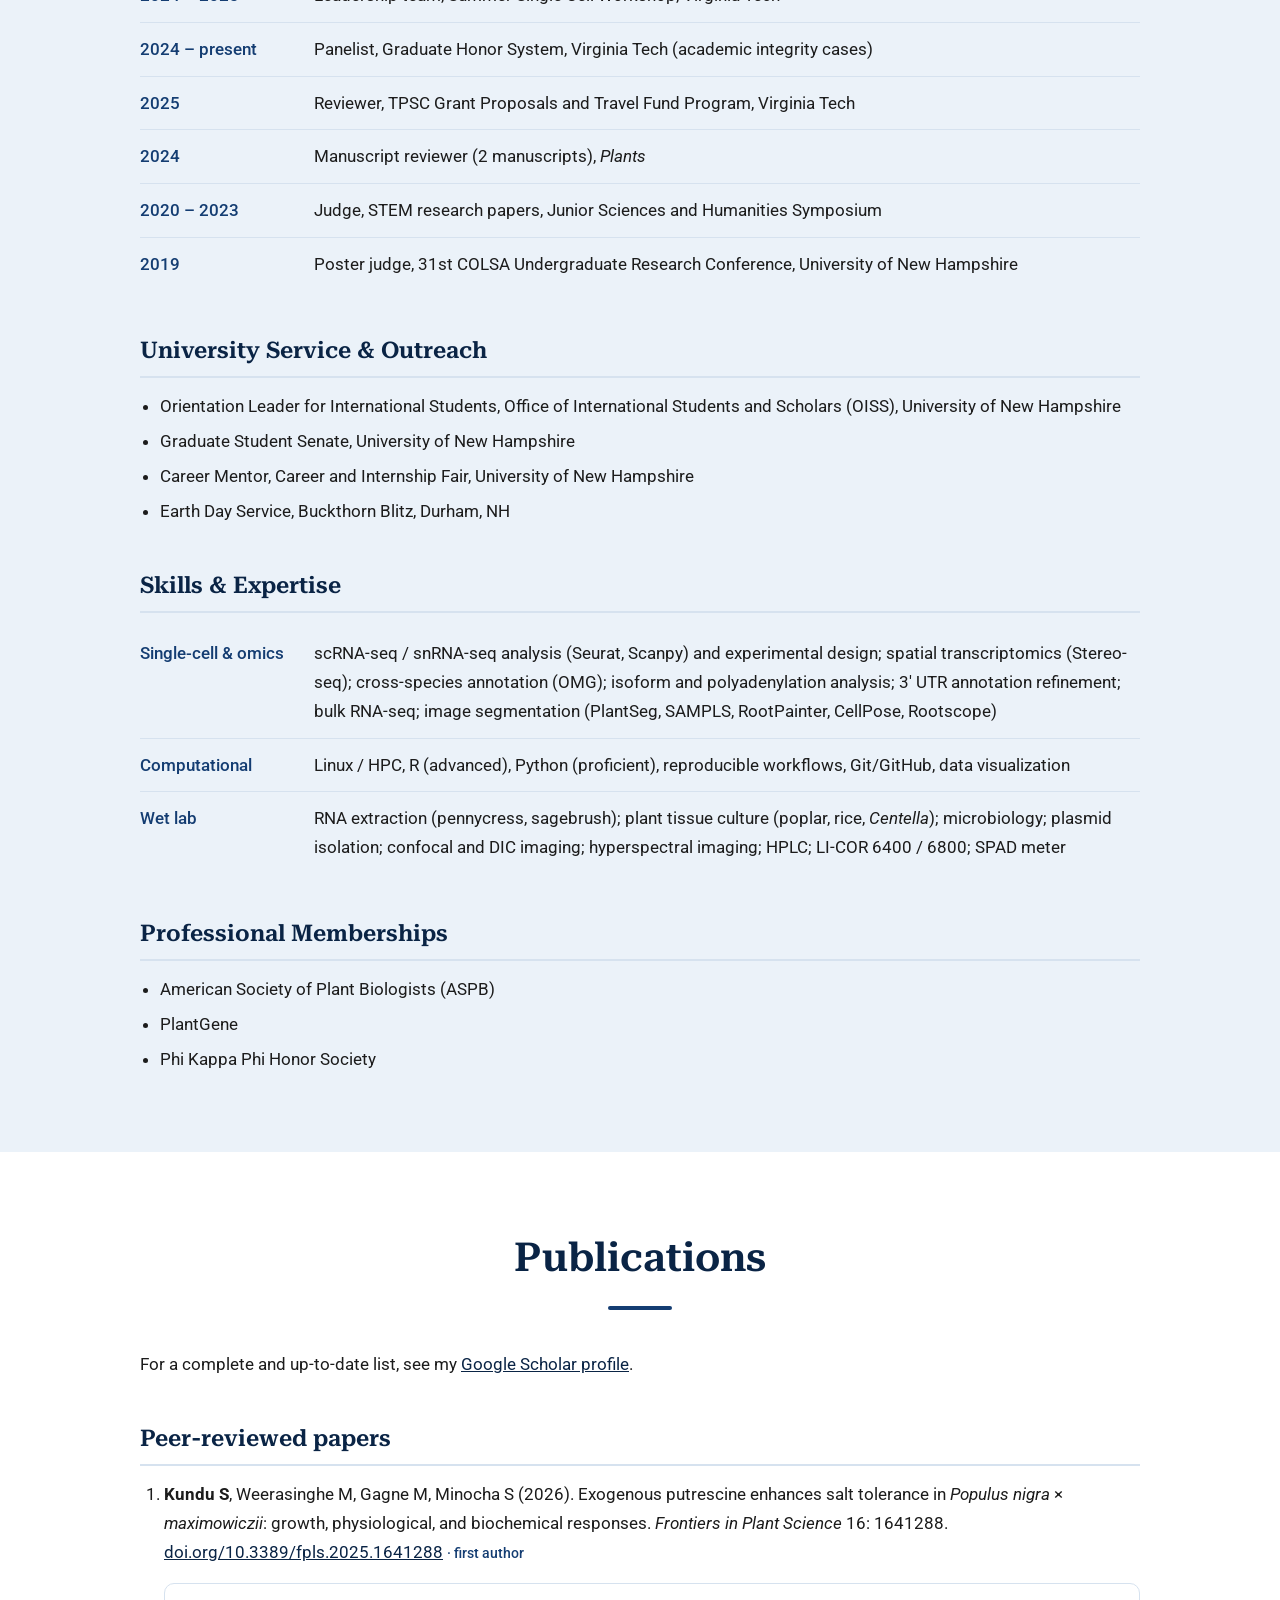
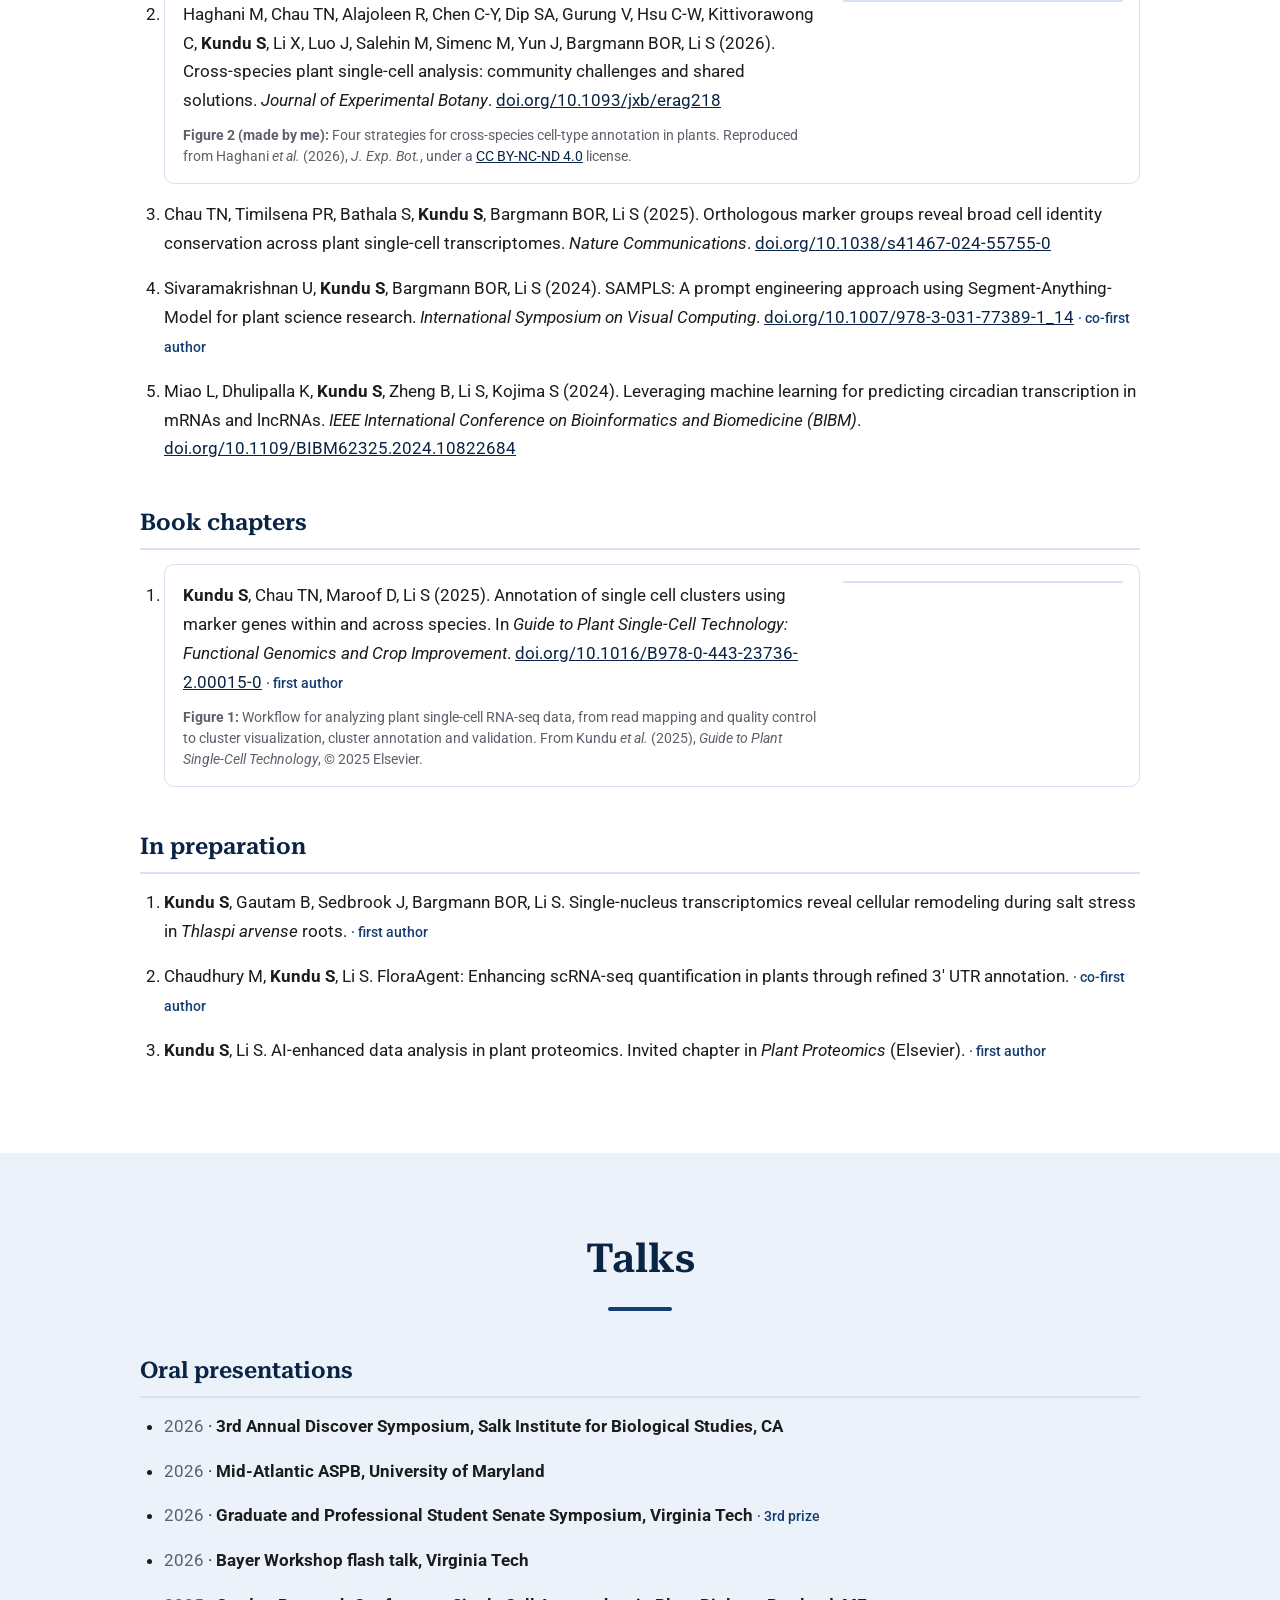
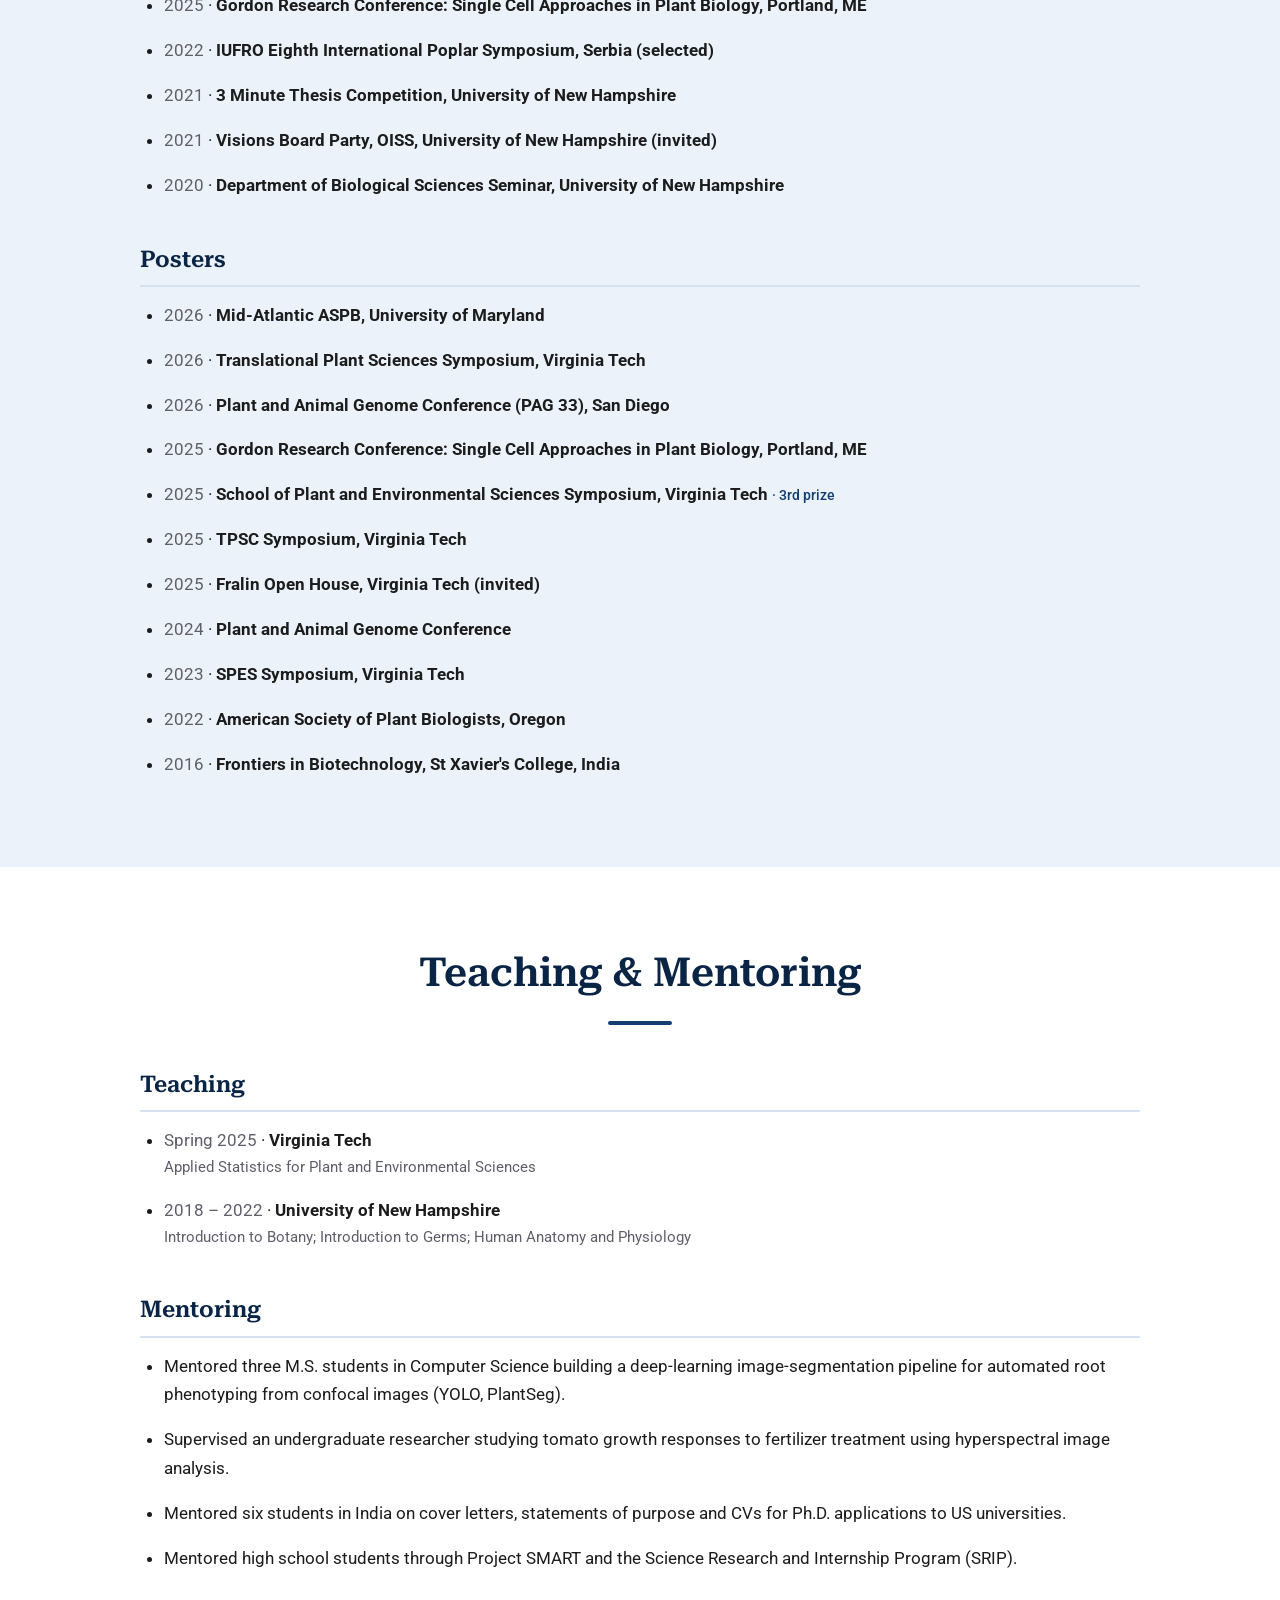
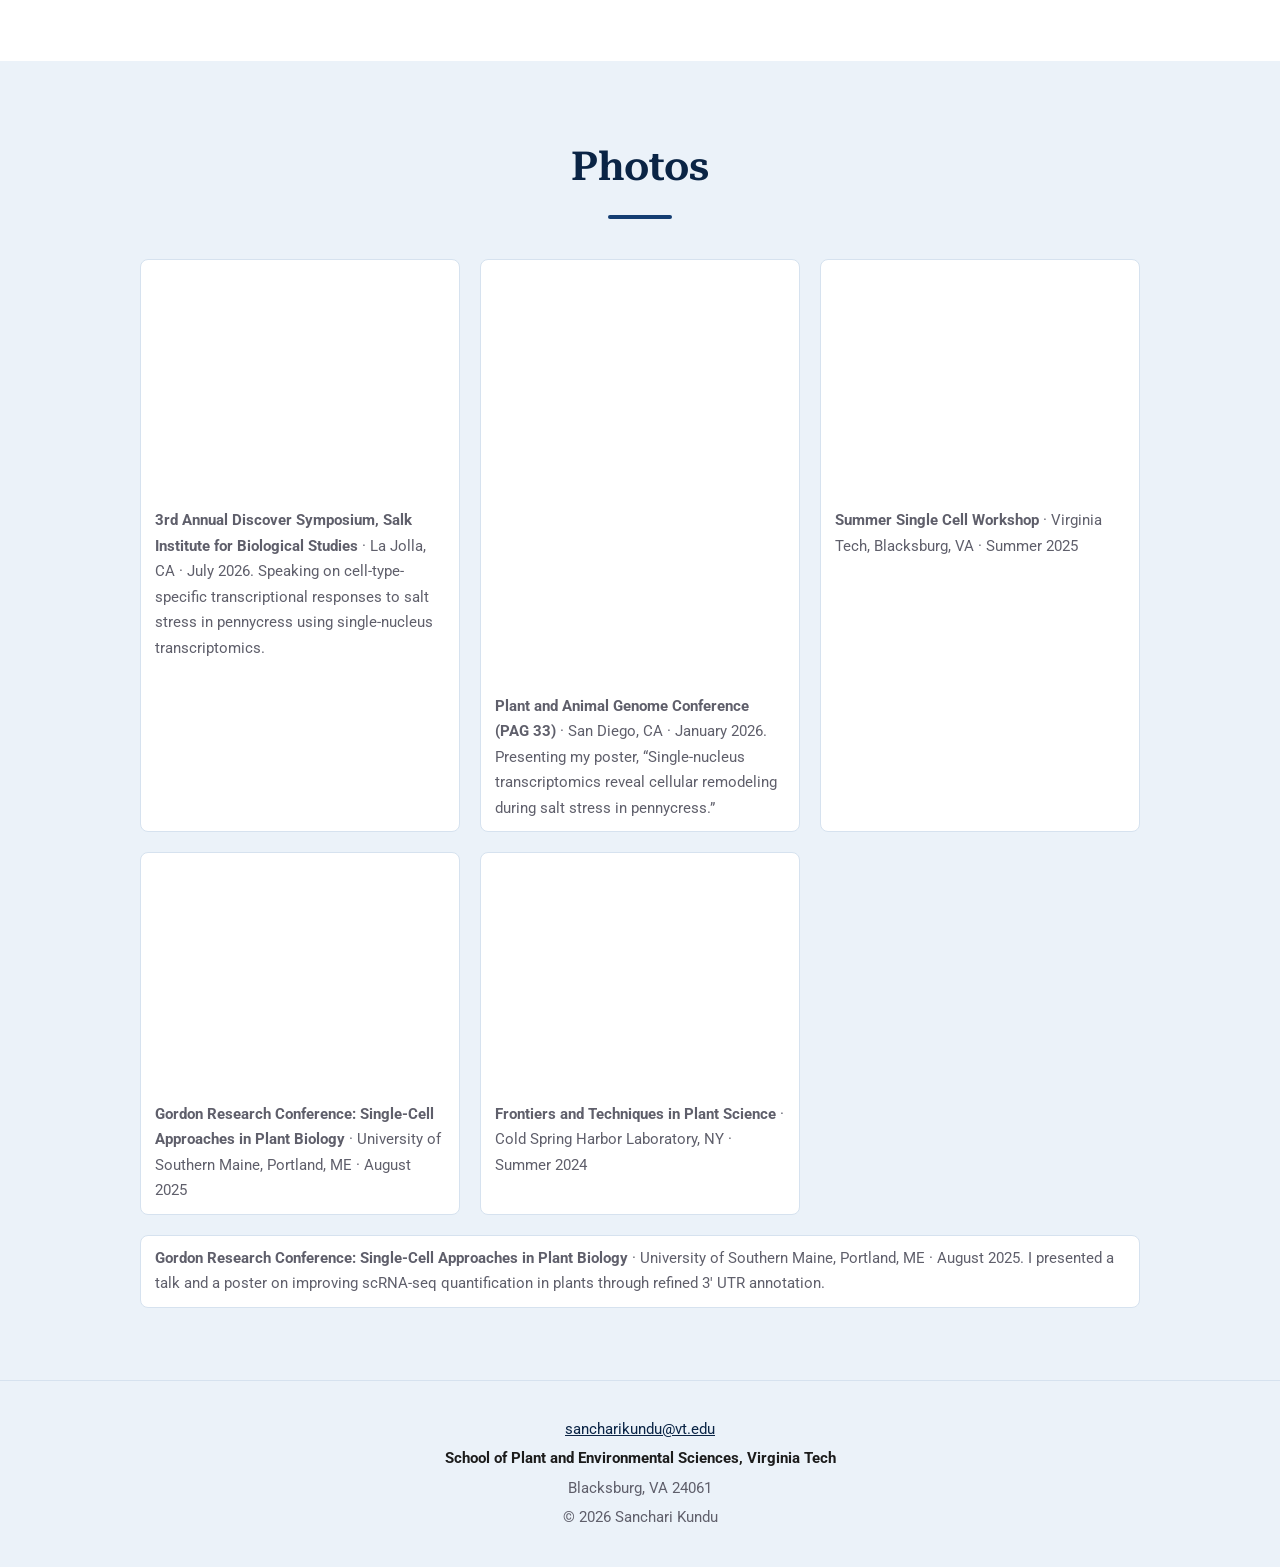
<file: publications.html>
<!doctype html>
<html lang="en">
<head>
  <meta charset="utf-8">
  <title>Sanchari Kundu</title>
  <meta http-equiv="refresh" content="0; url=index.html#publications">
  <link rel="canonical" href="https://sancharikundu93.github.io/#publications">
</head>
<body>
  <p>This page has moved to <a href="index.html#publications">sancharikundu93.github.io/#publications</a>.</p>
</body>
</html>
</file>
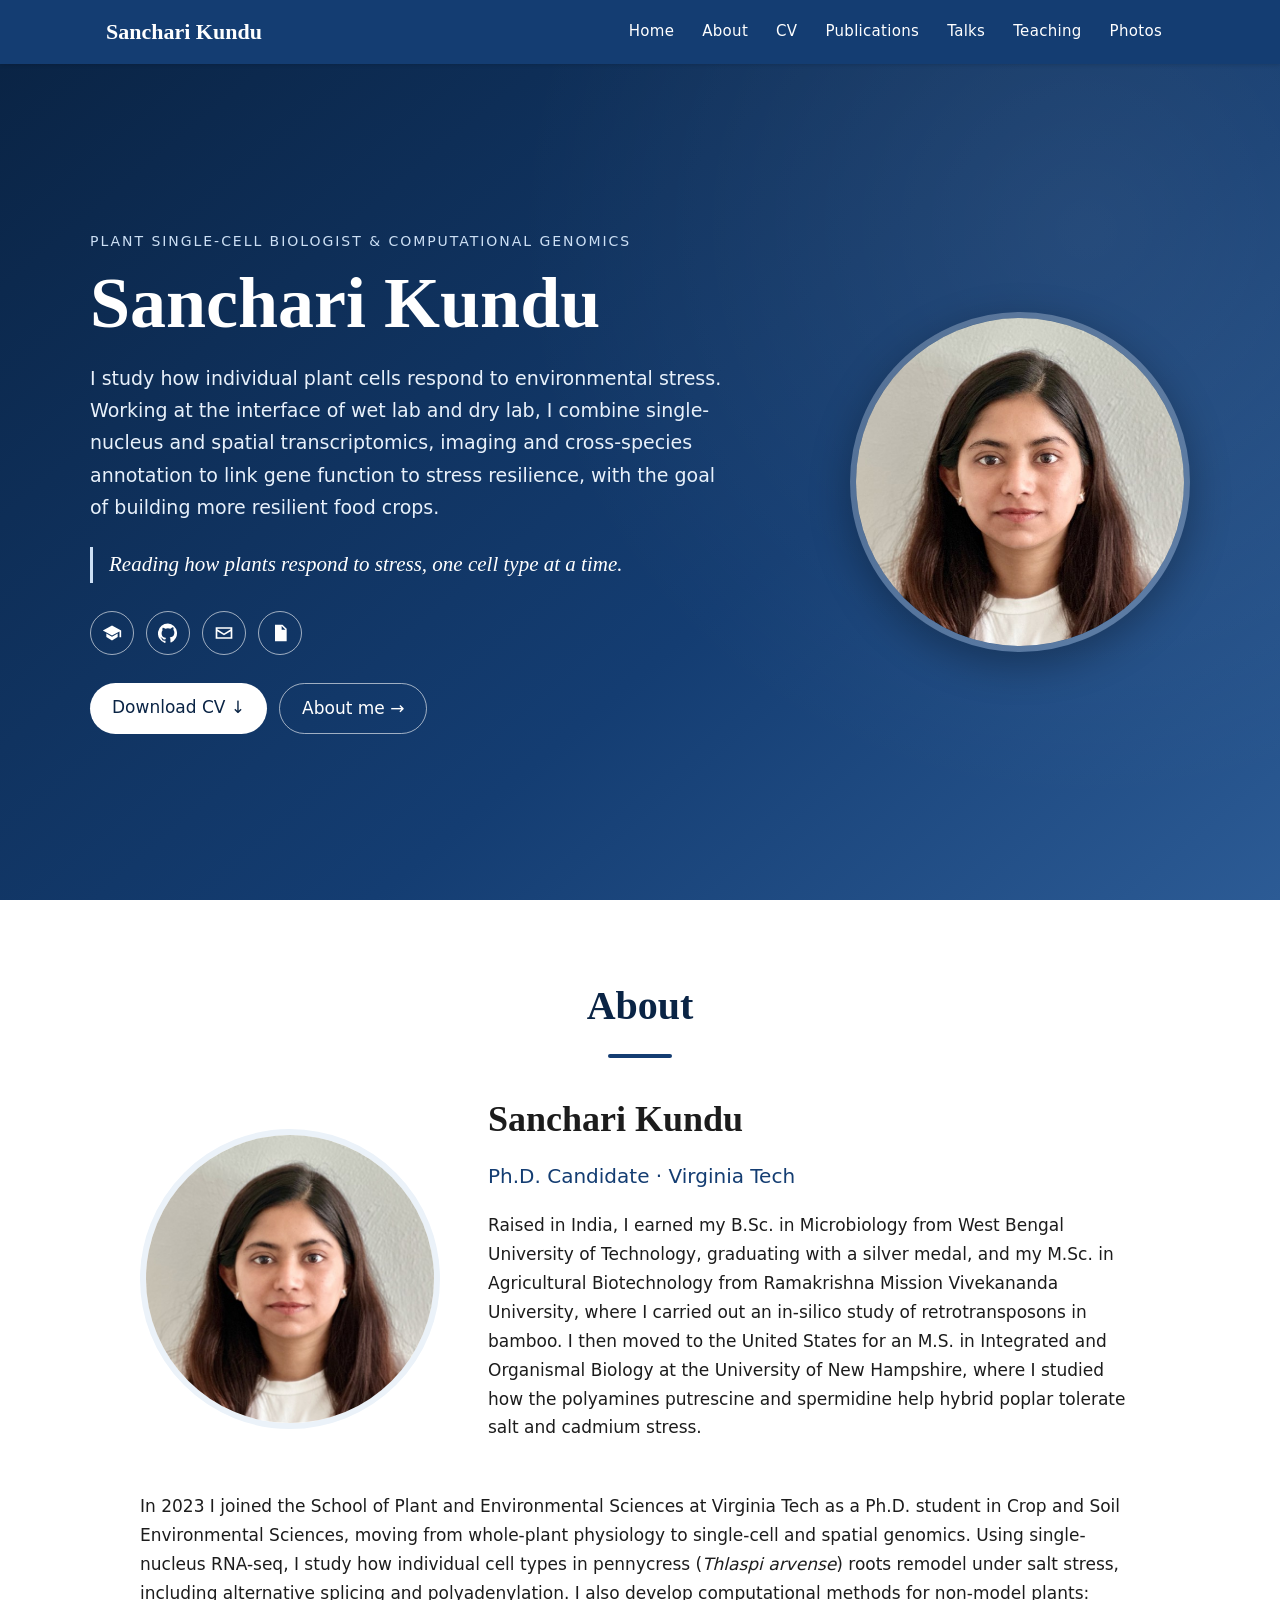
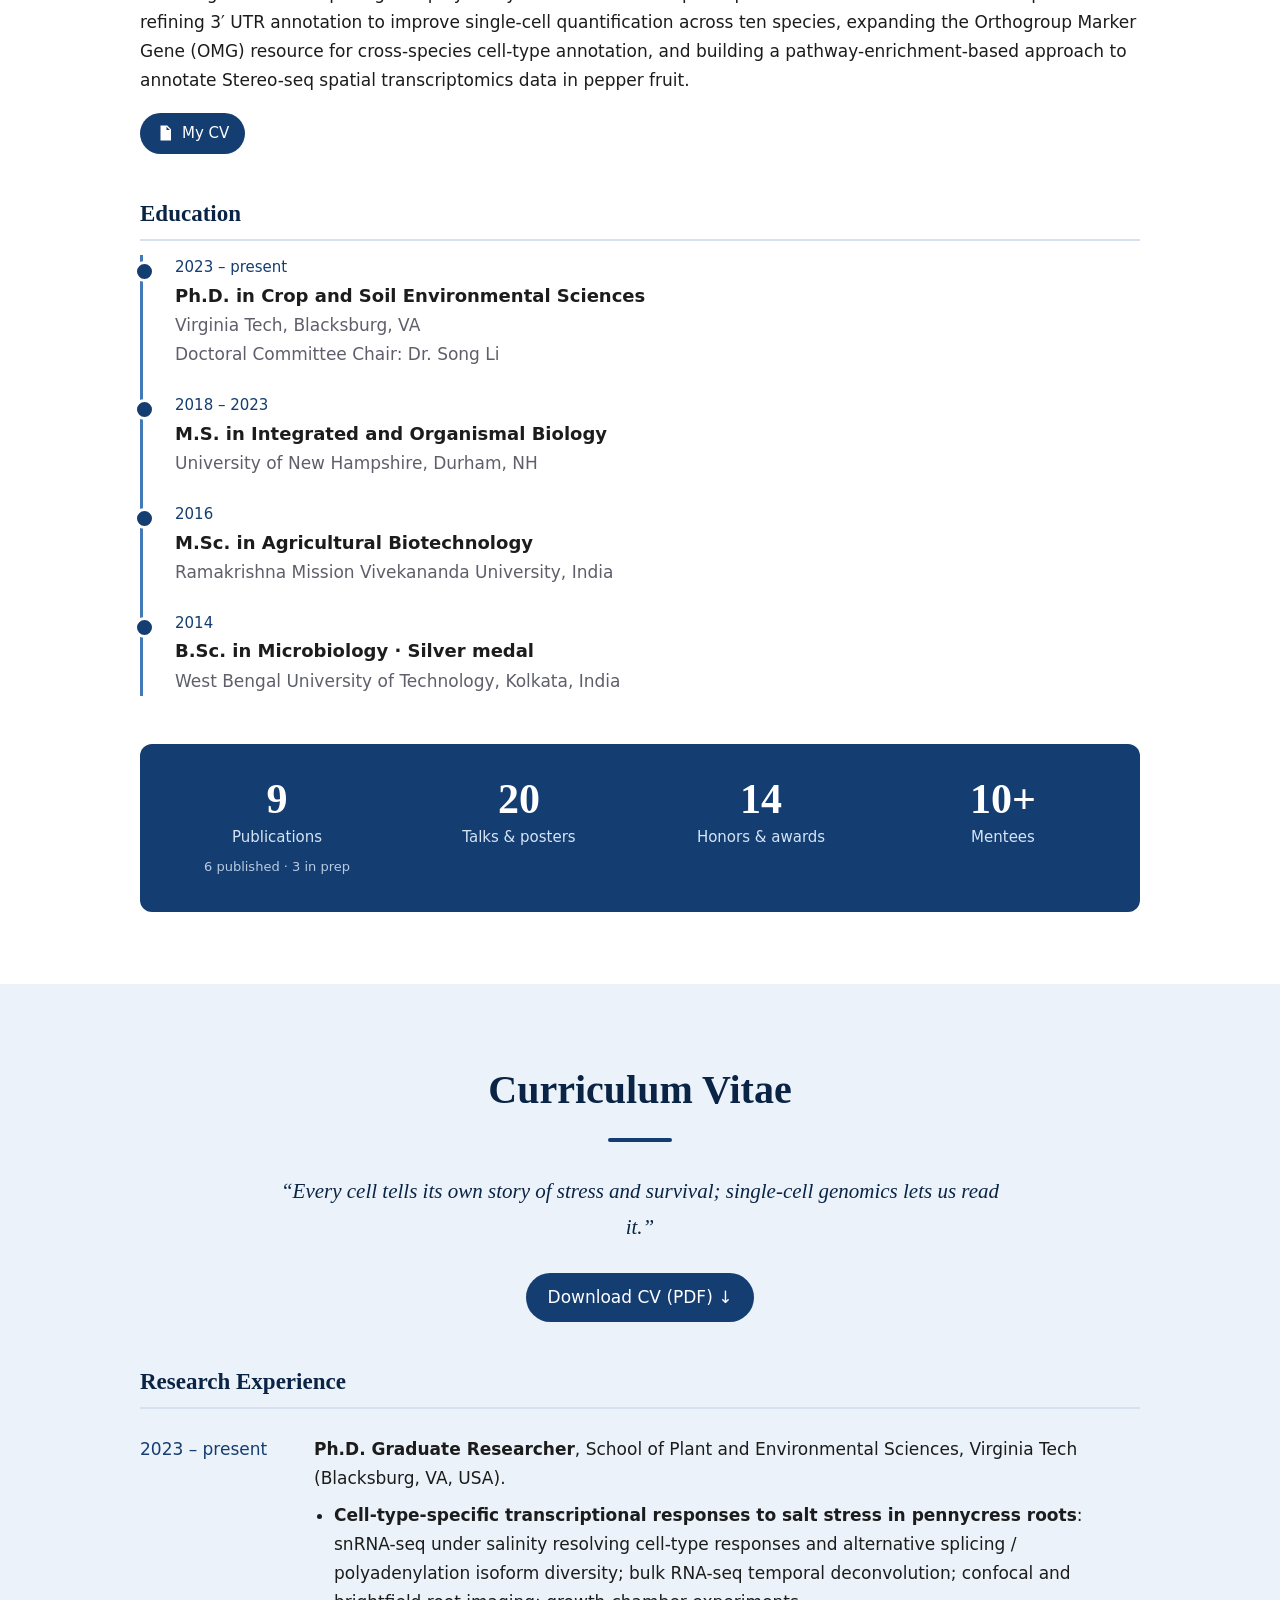
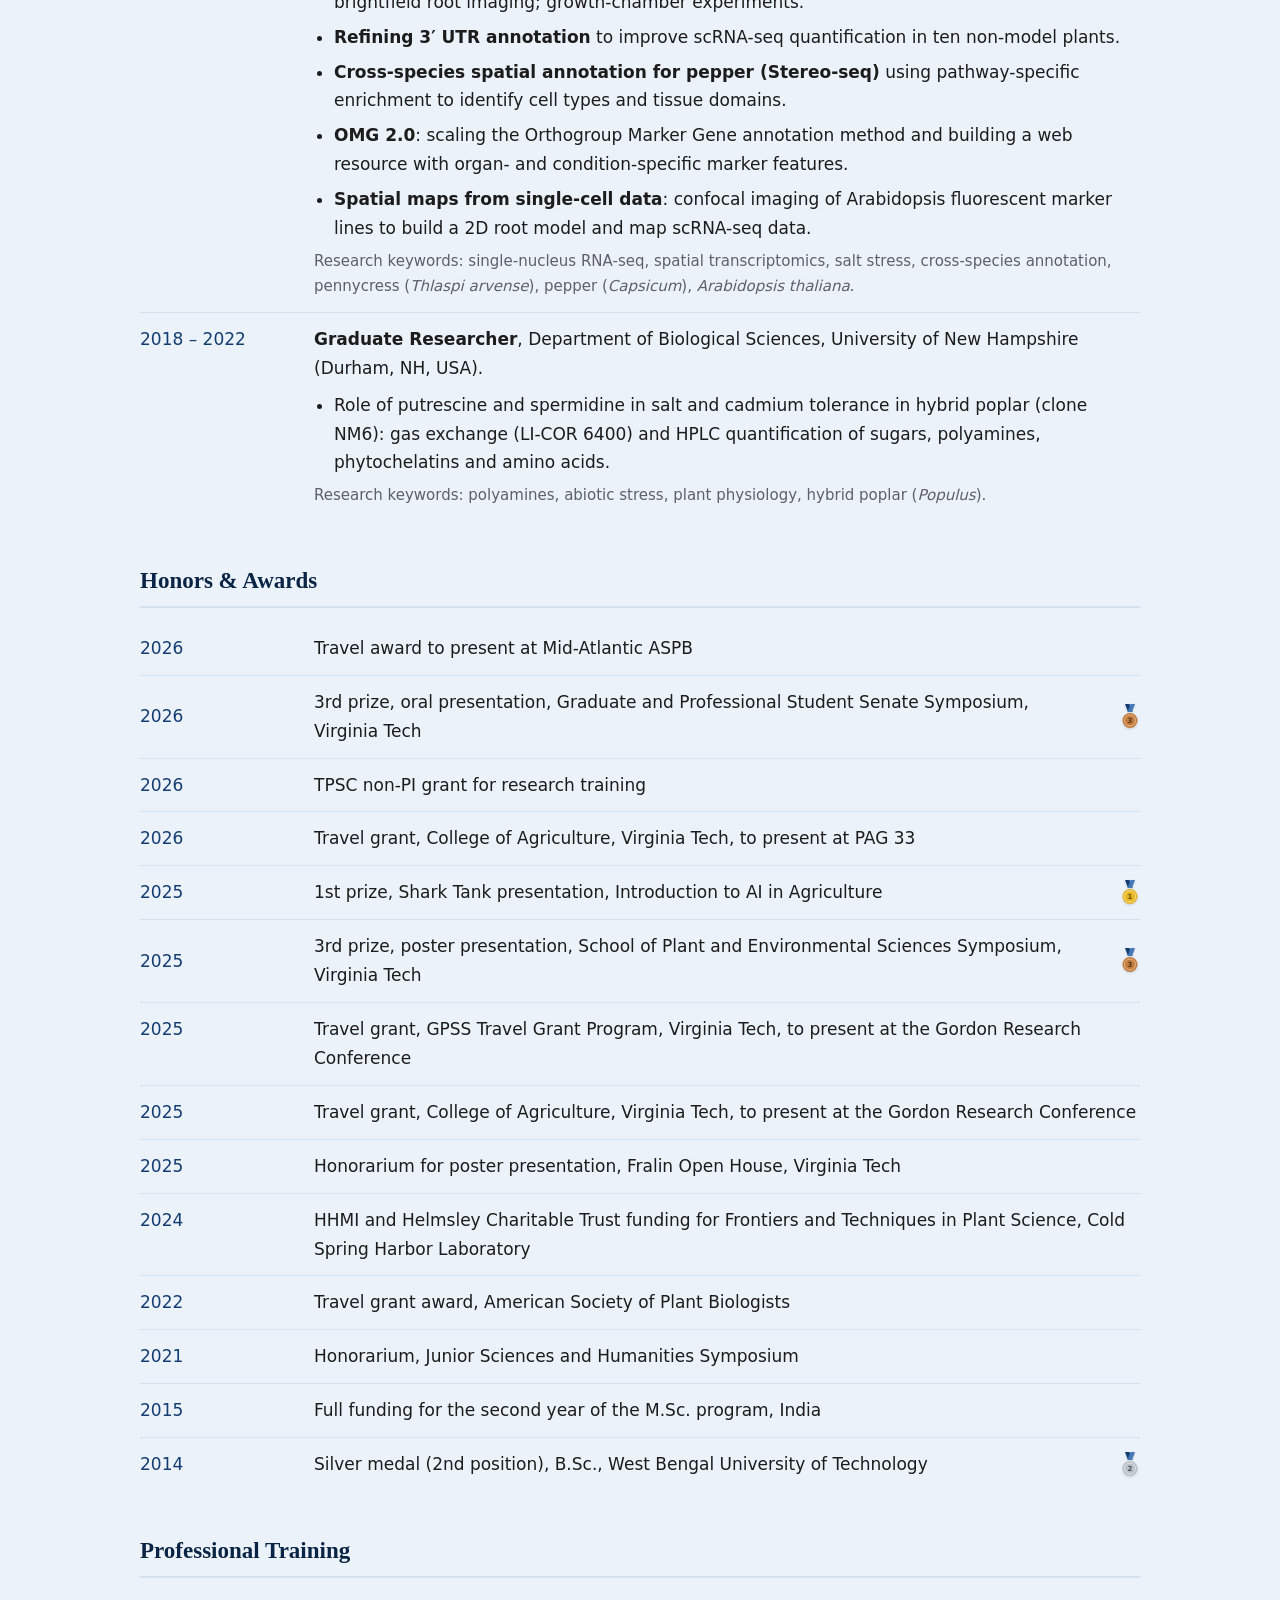
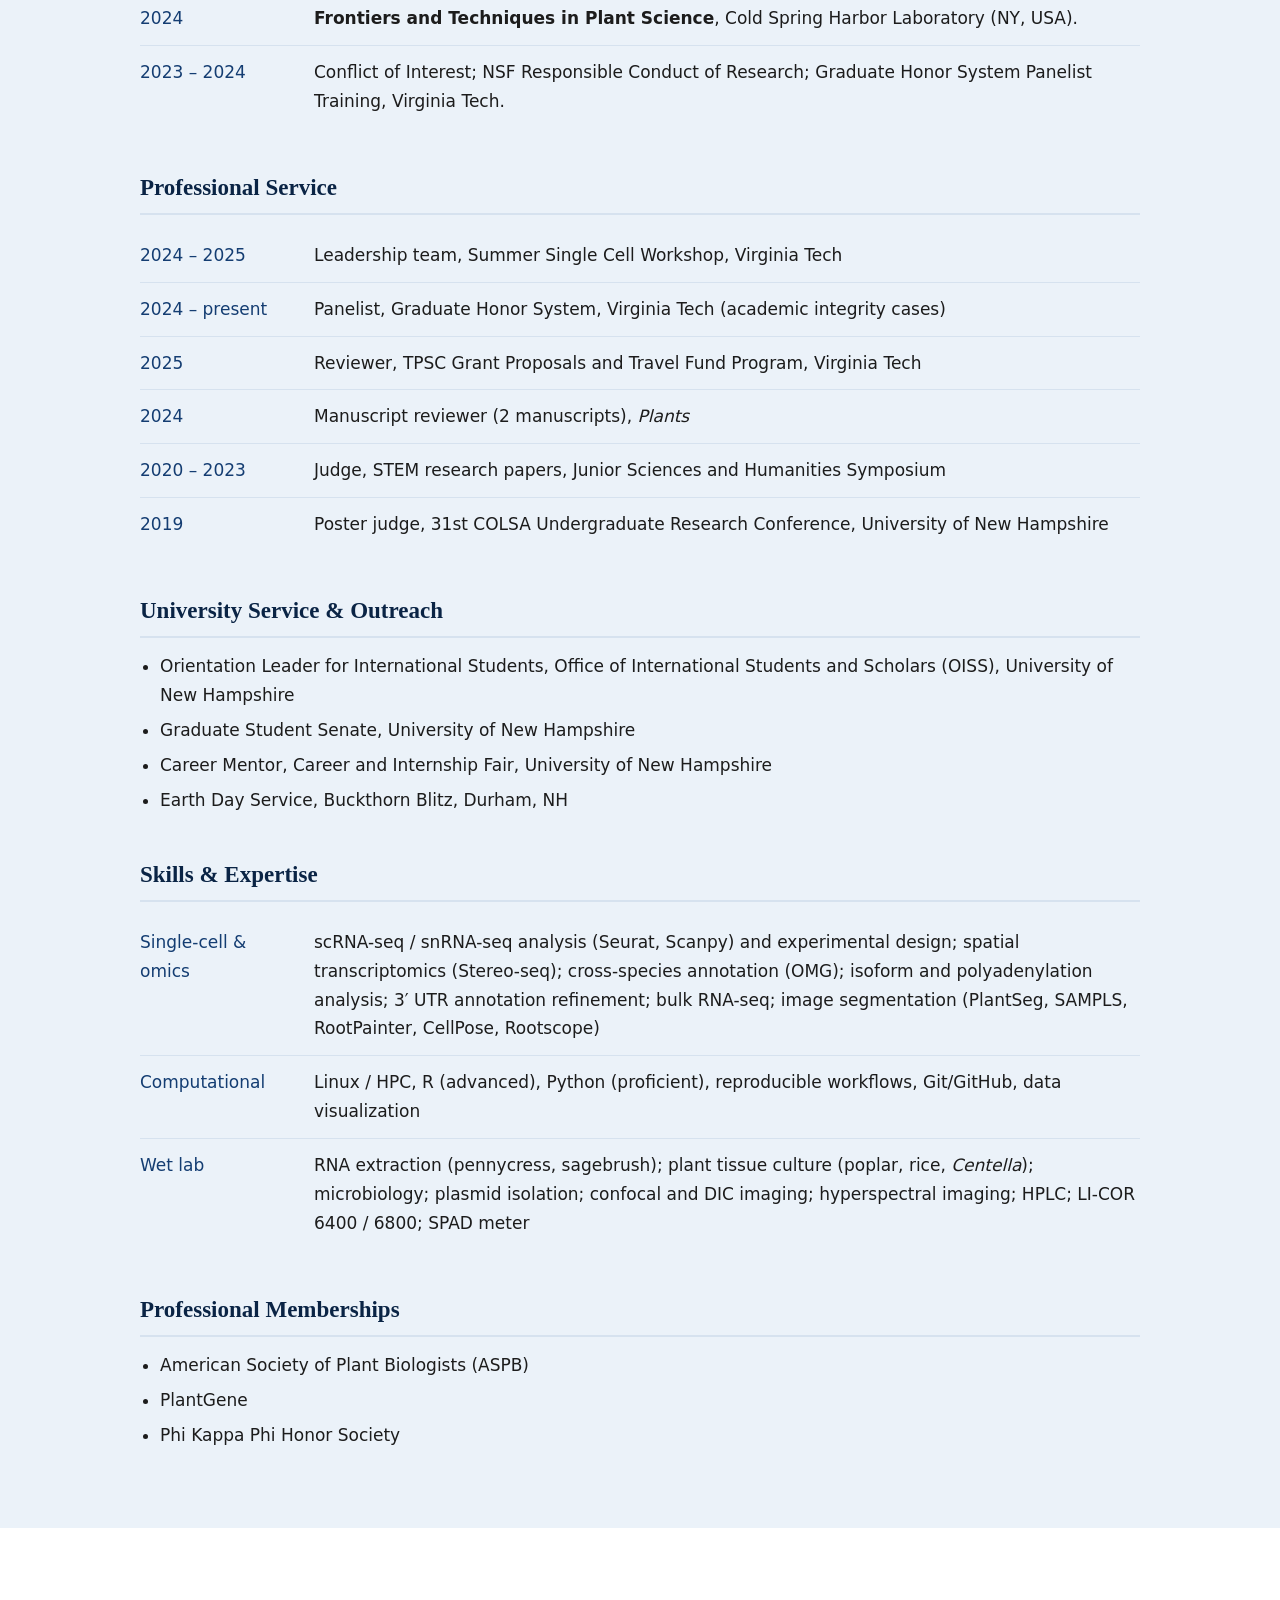
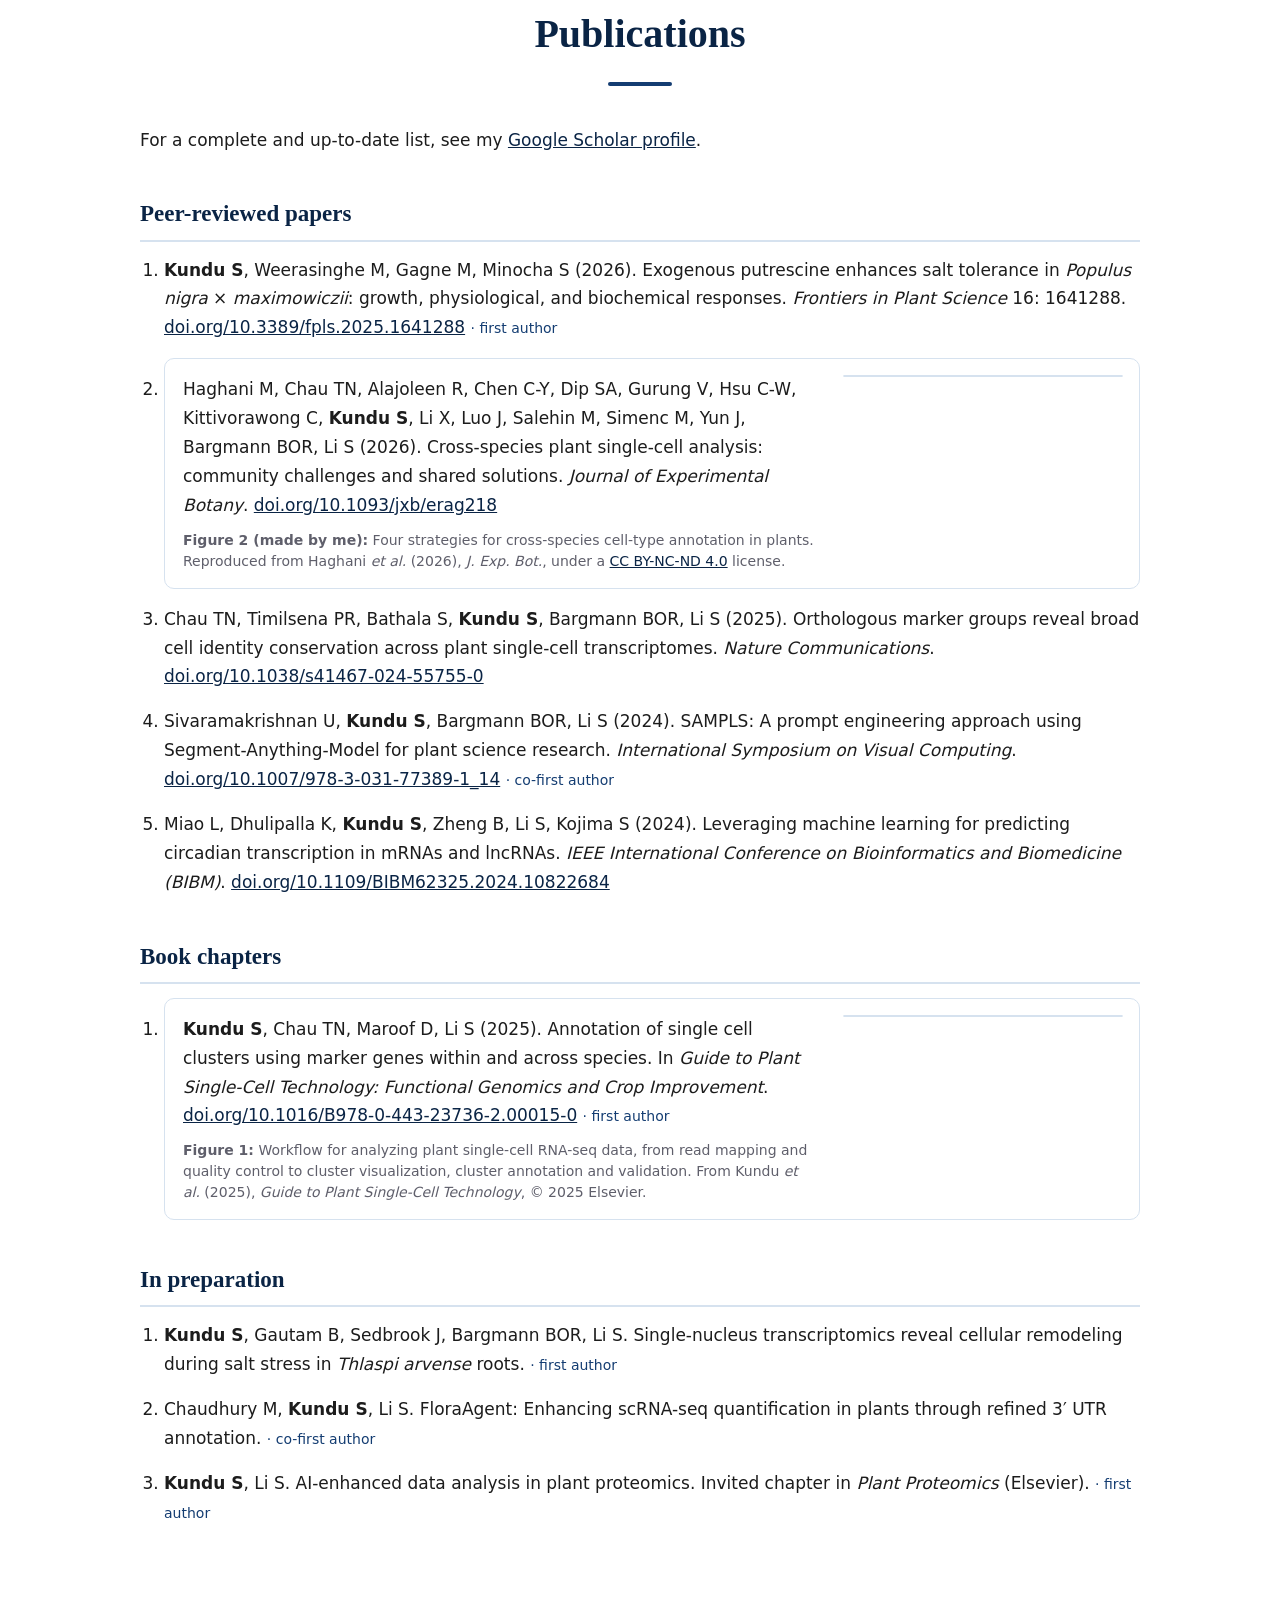
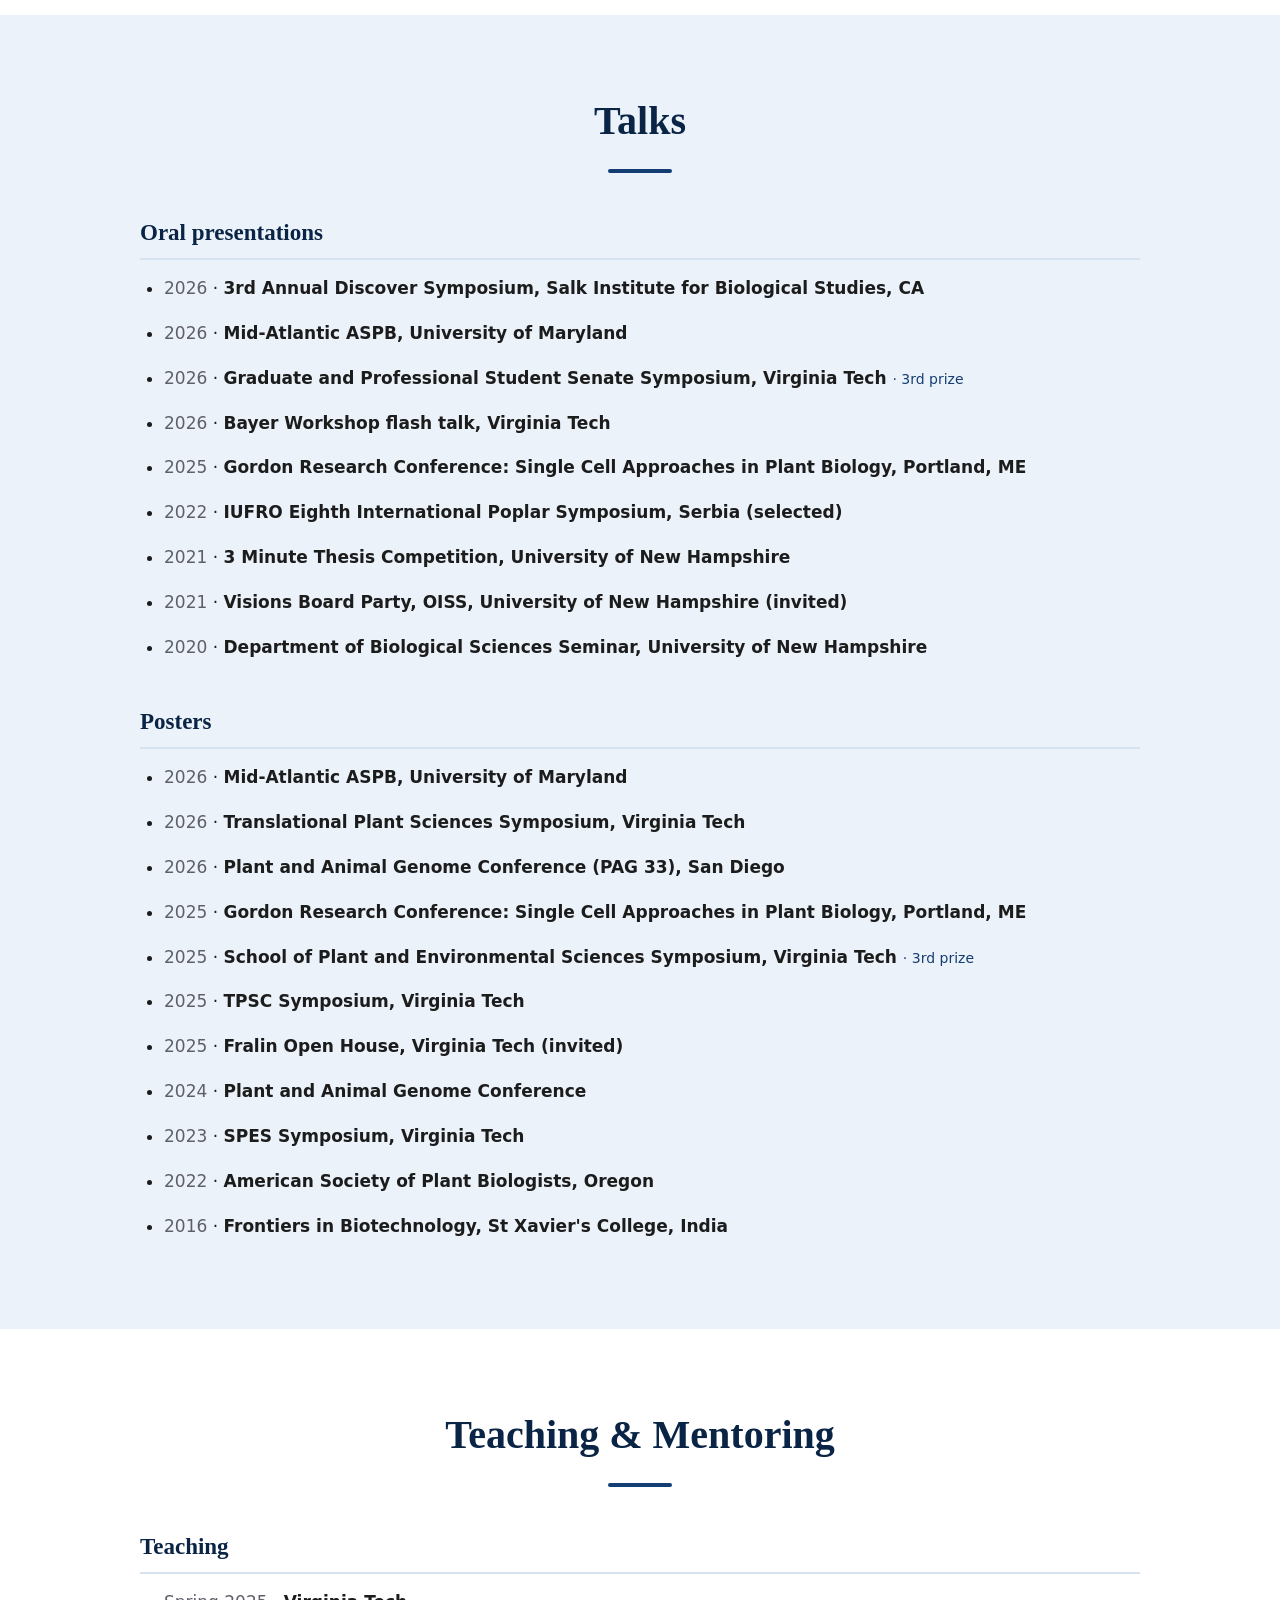
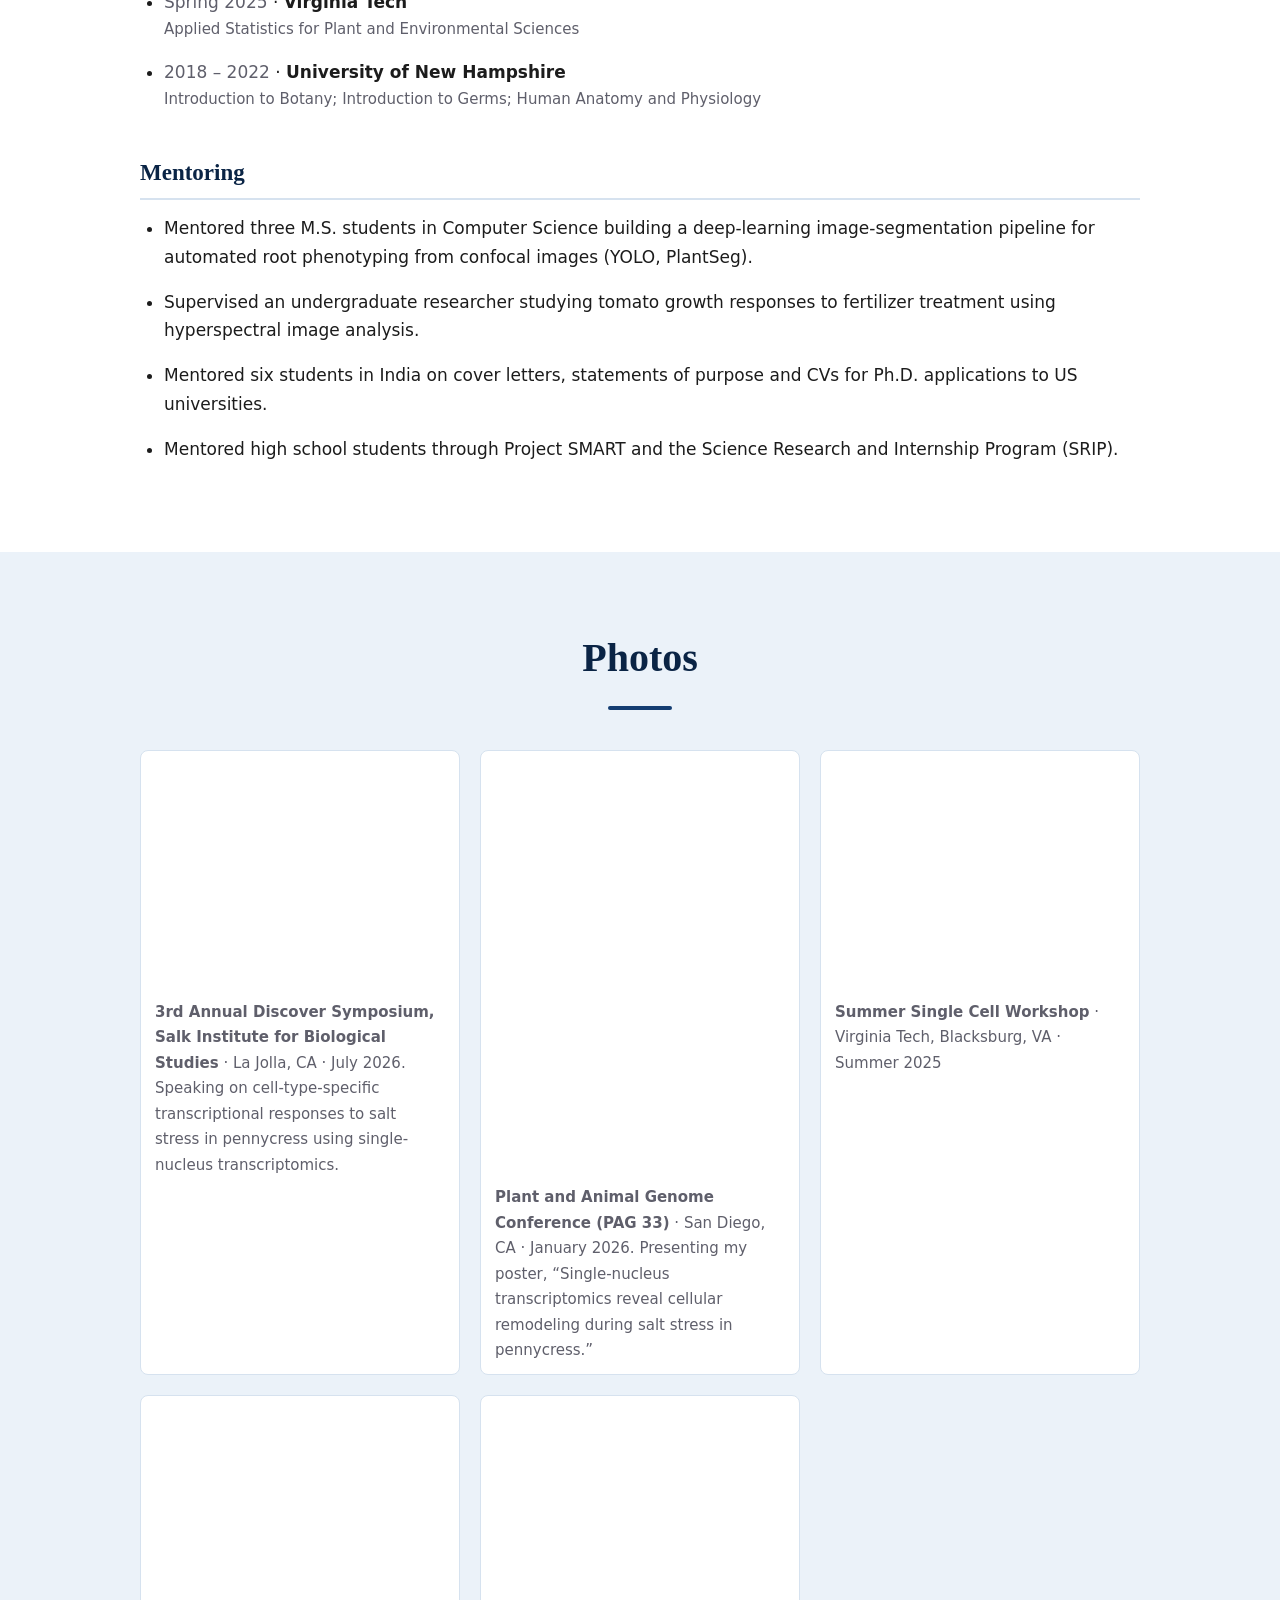
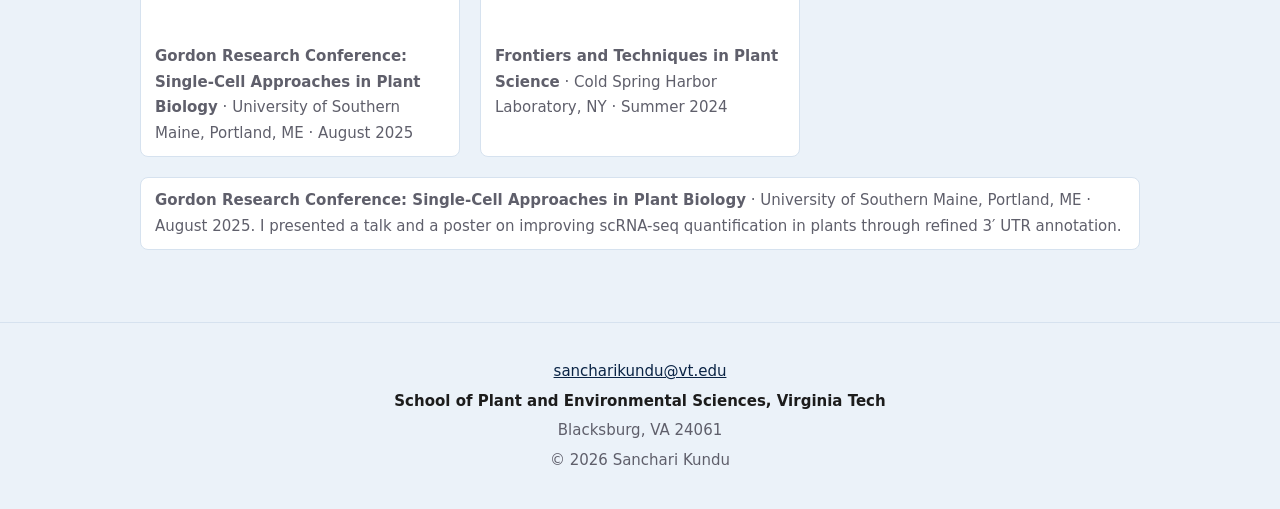
<file: talks.html>
<!doctype html>
<html lang="en">
<head>
  <meta charset="utf-8">
  <title>Sanchari Kundu</title>
  <meta http-equiv="refresh" content="0; url=index.html#talks">
  <link rel="canonical" href="https://sancharikundu93.github.io/#talks">
</head>
<body>
  <p>This page has moved to <a href="index.html#talks">sancharikundu93.github.io/#talks</a>.</p>
</body>
</html>
</file>
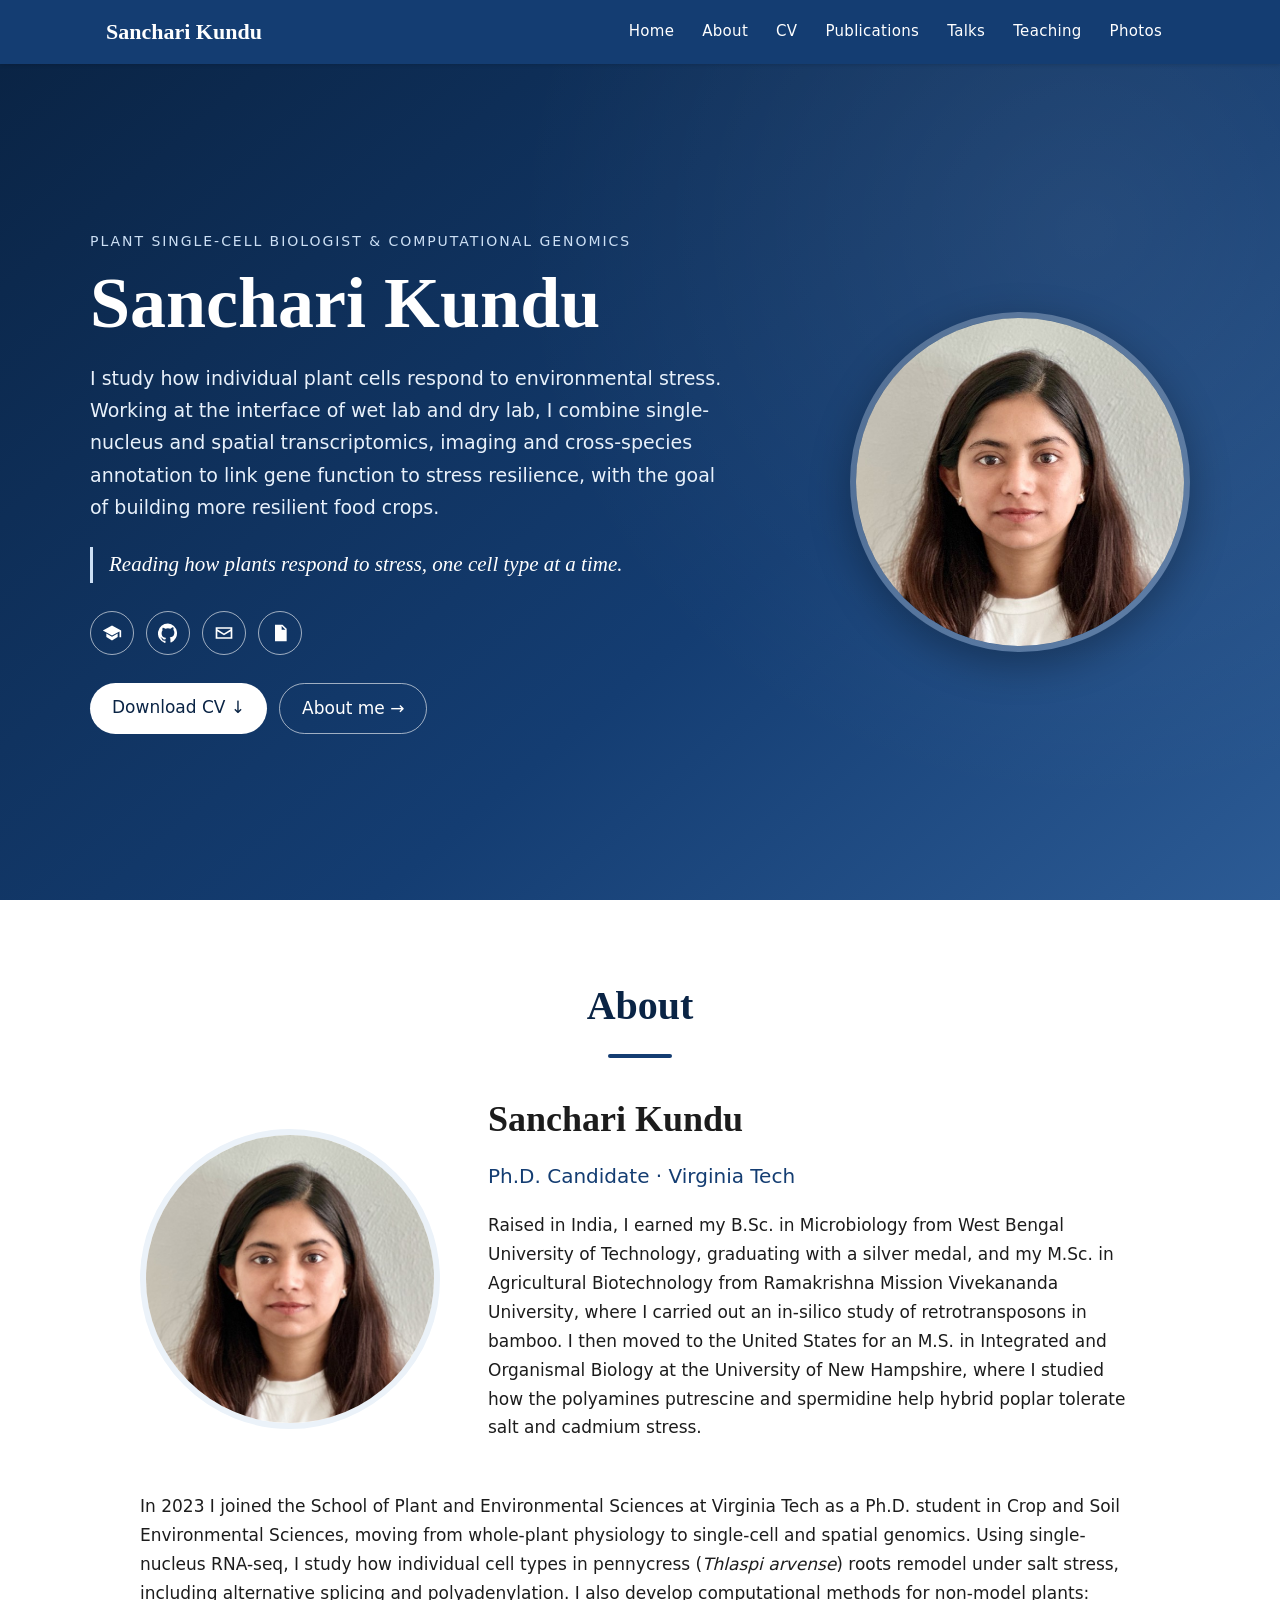
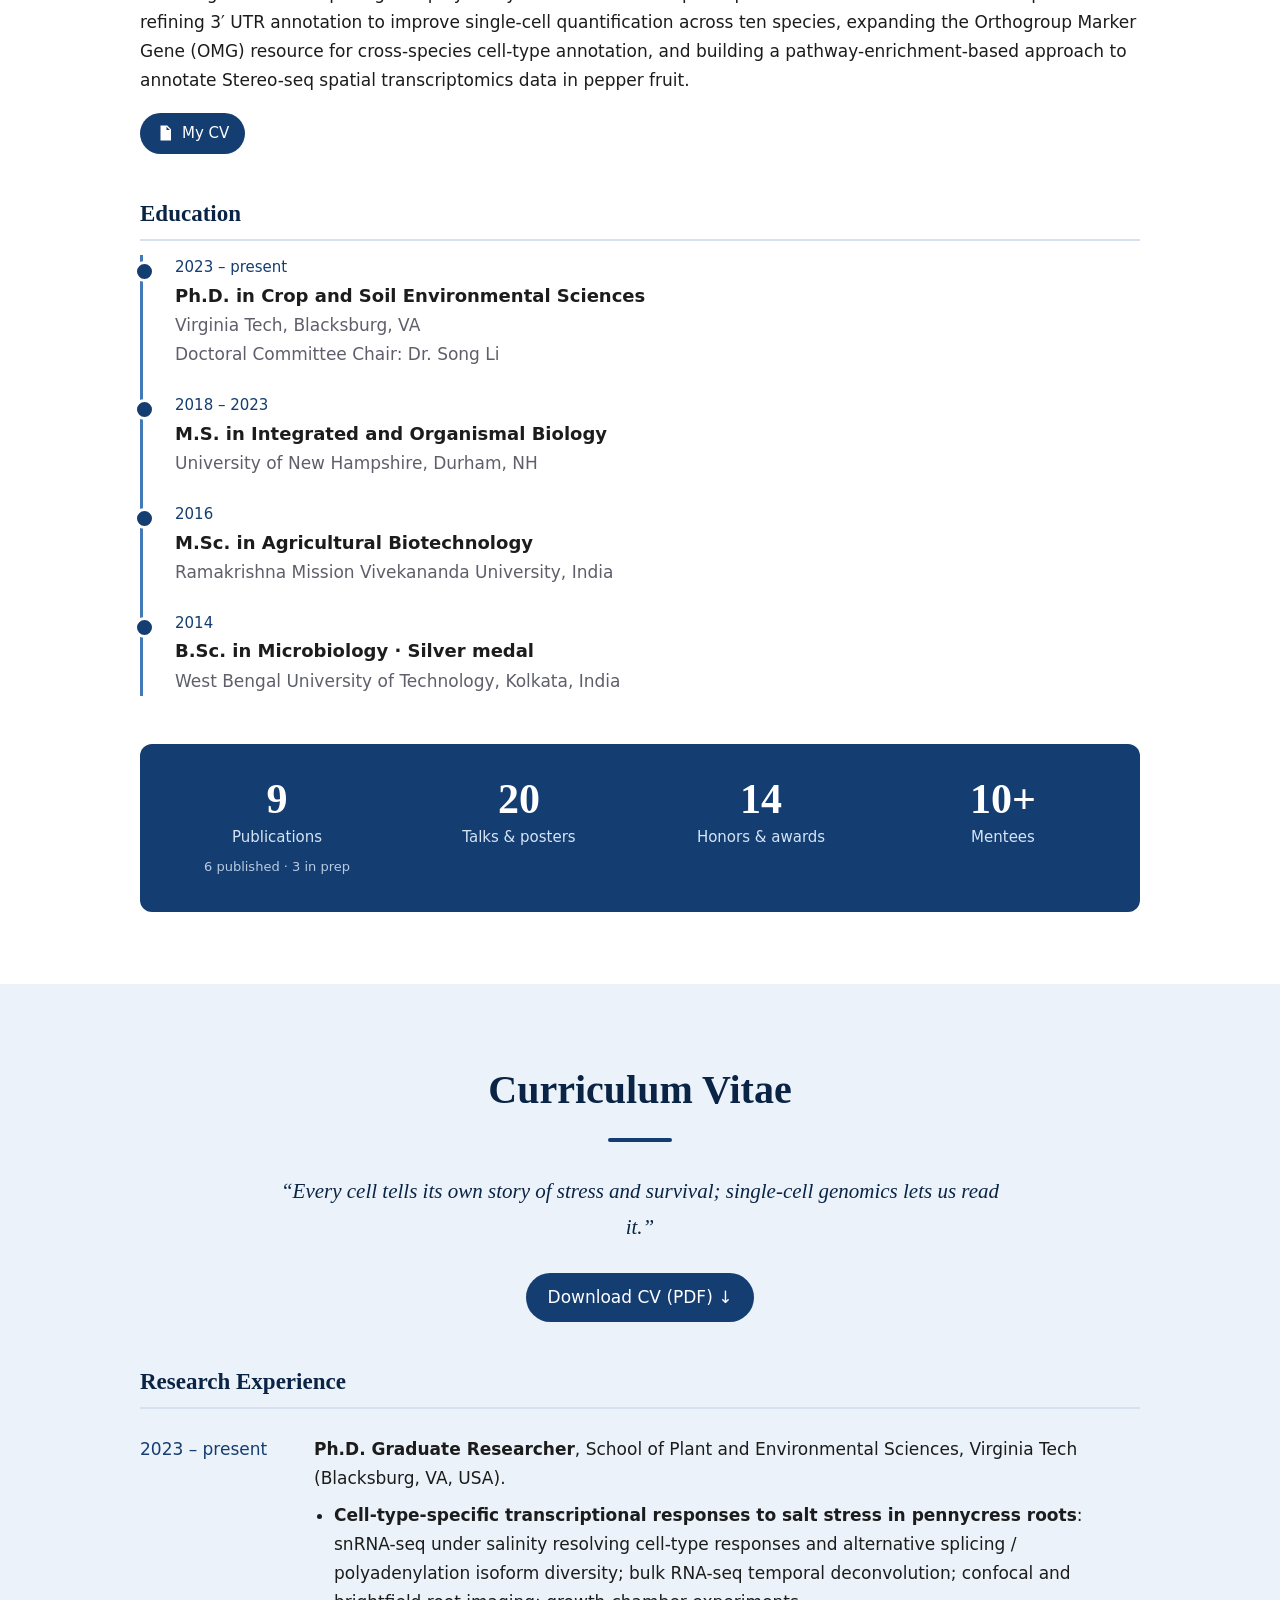
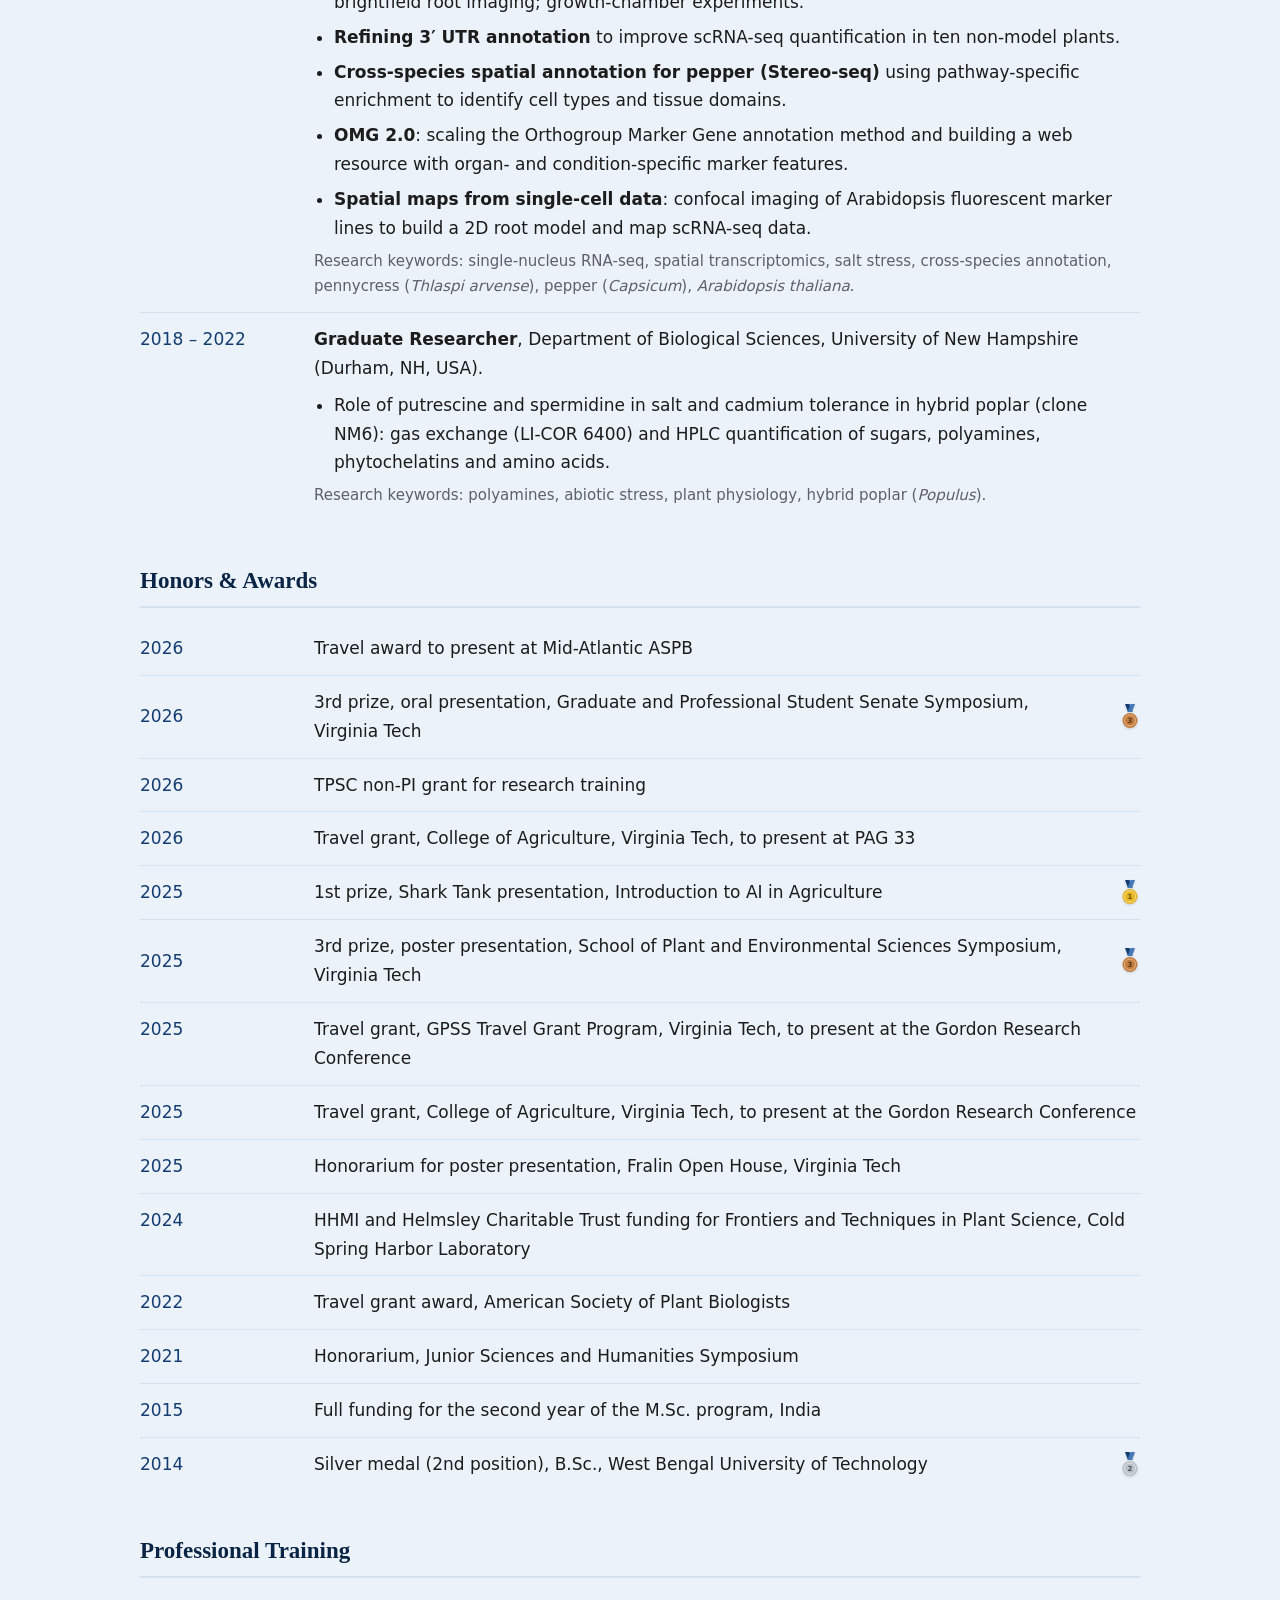
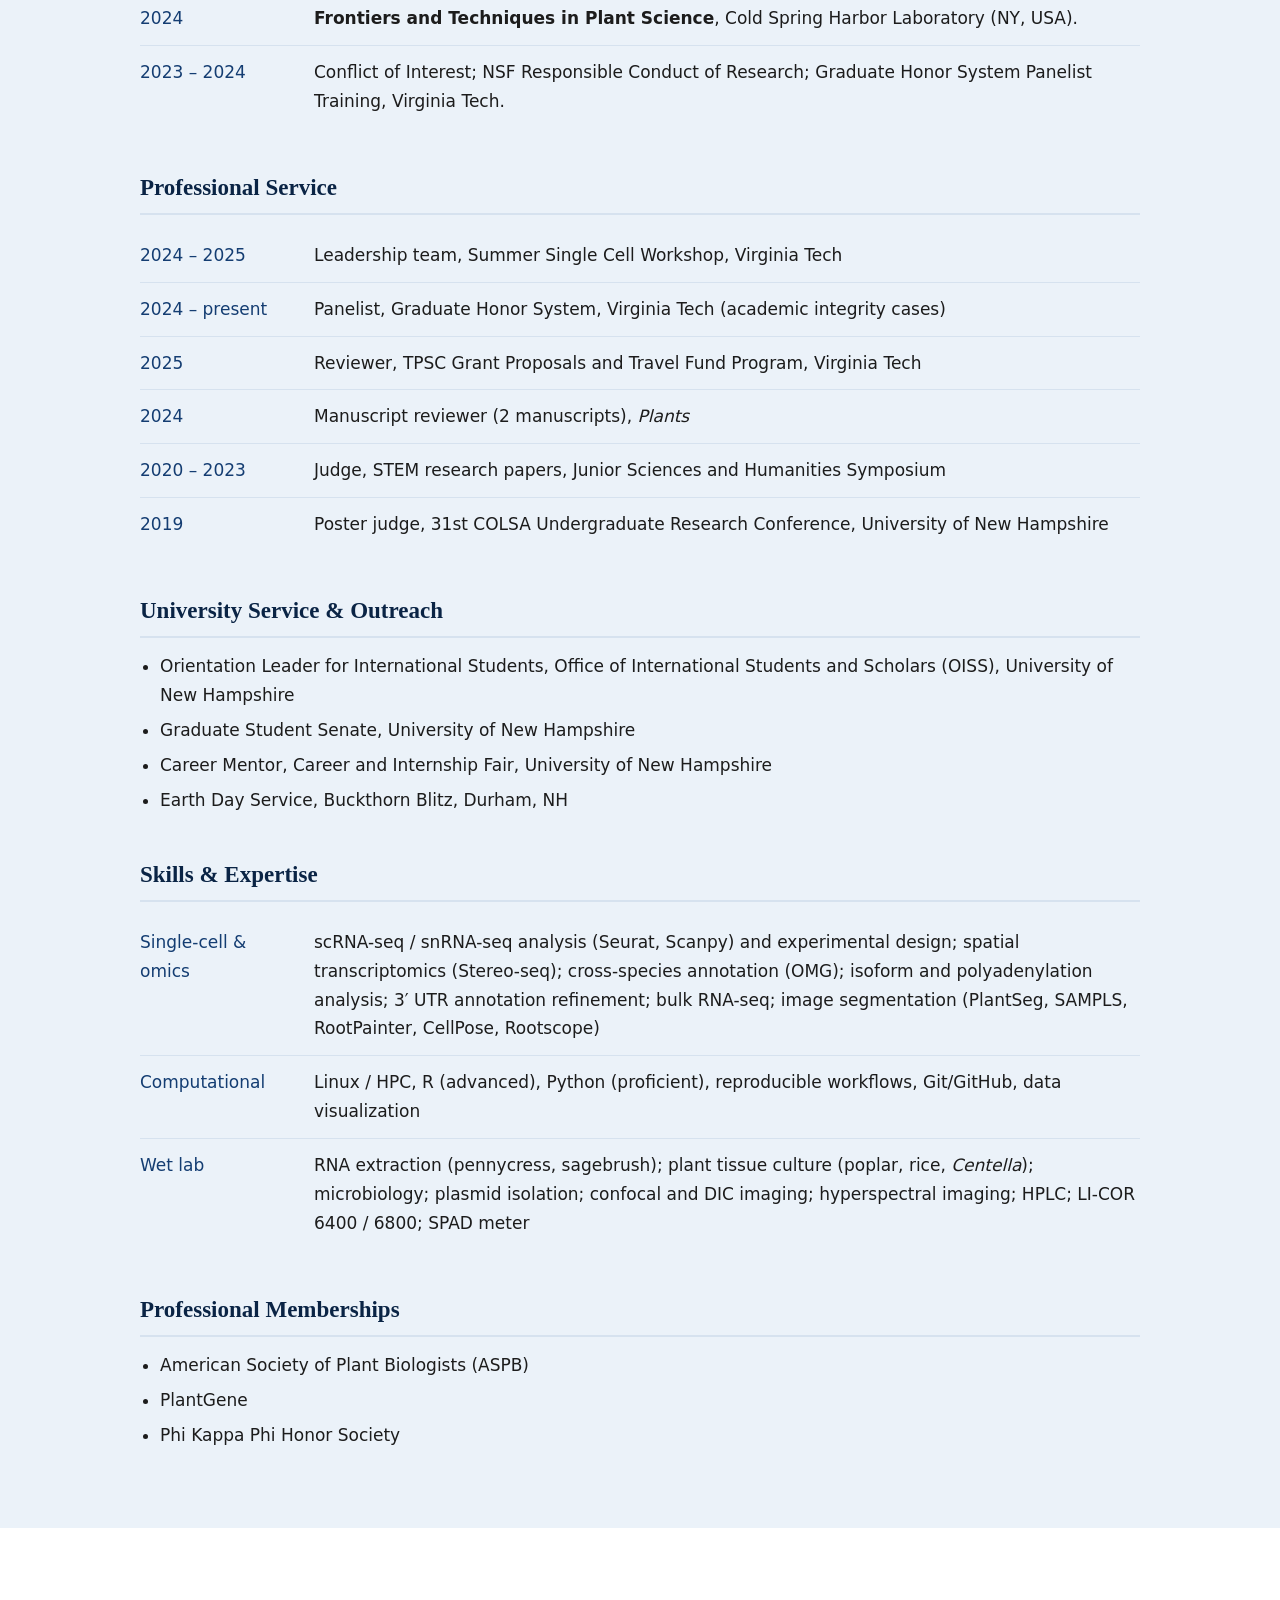
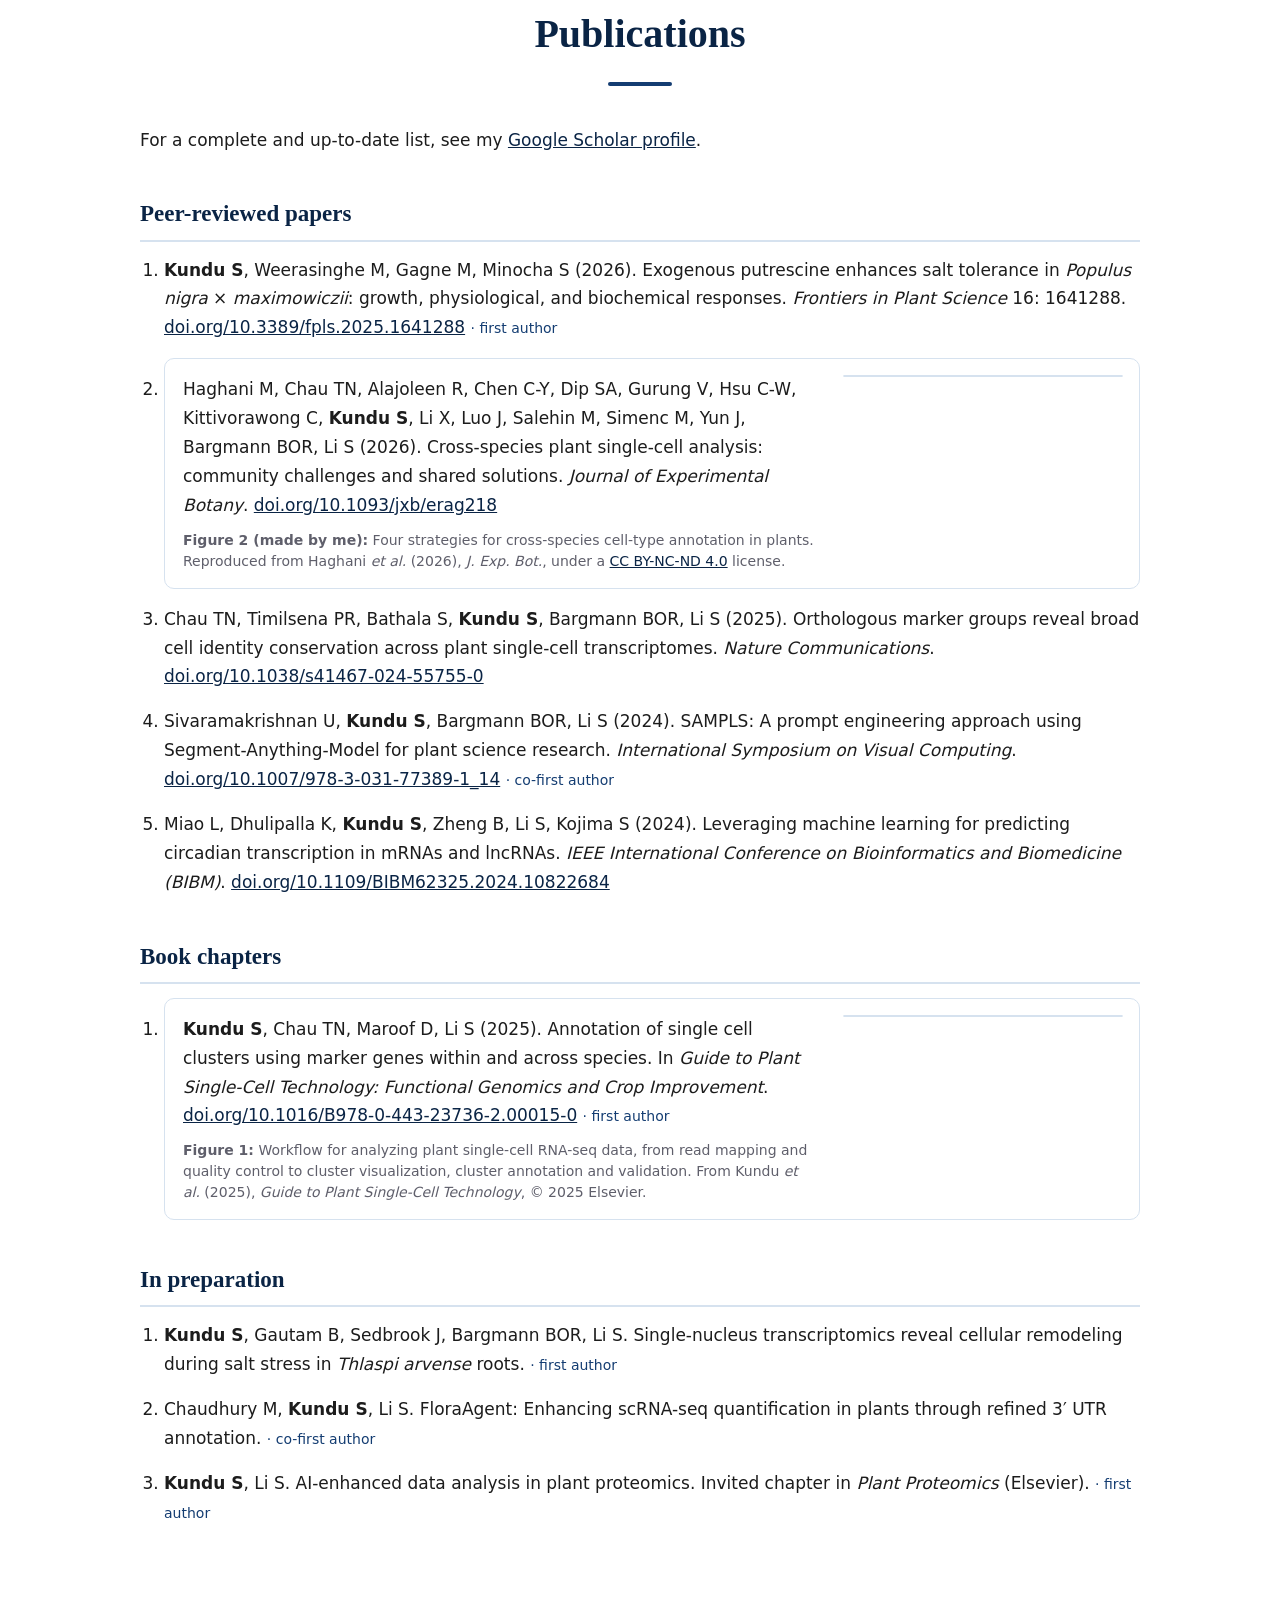
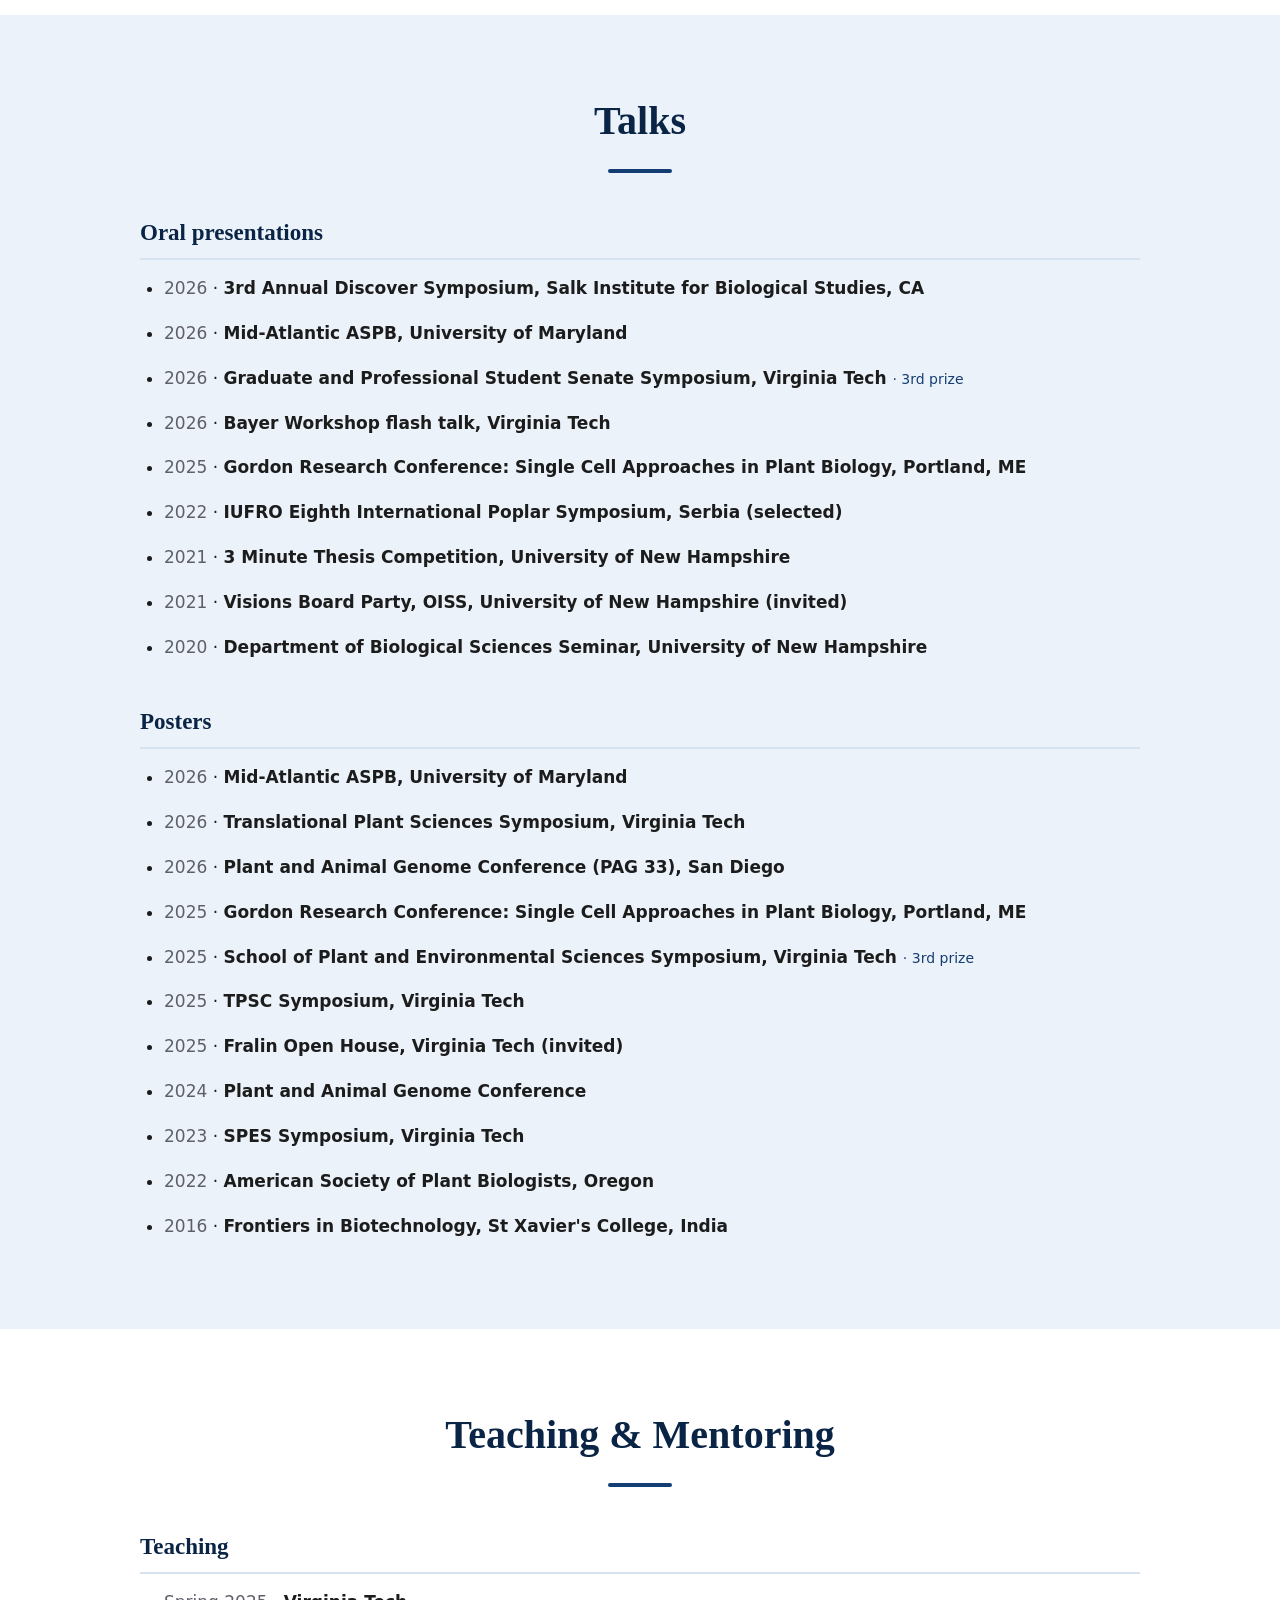
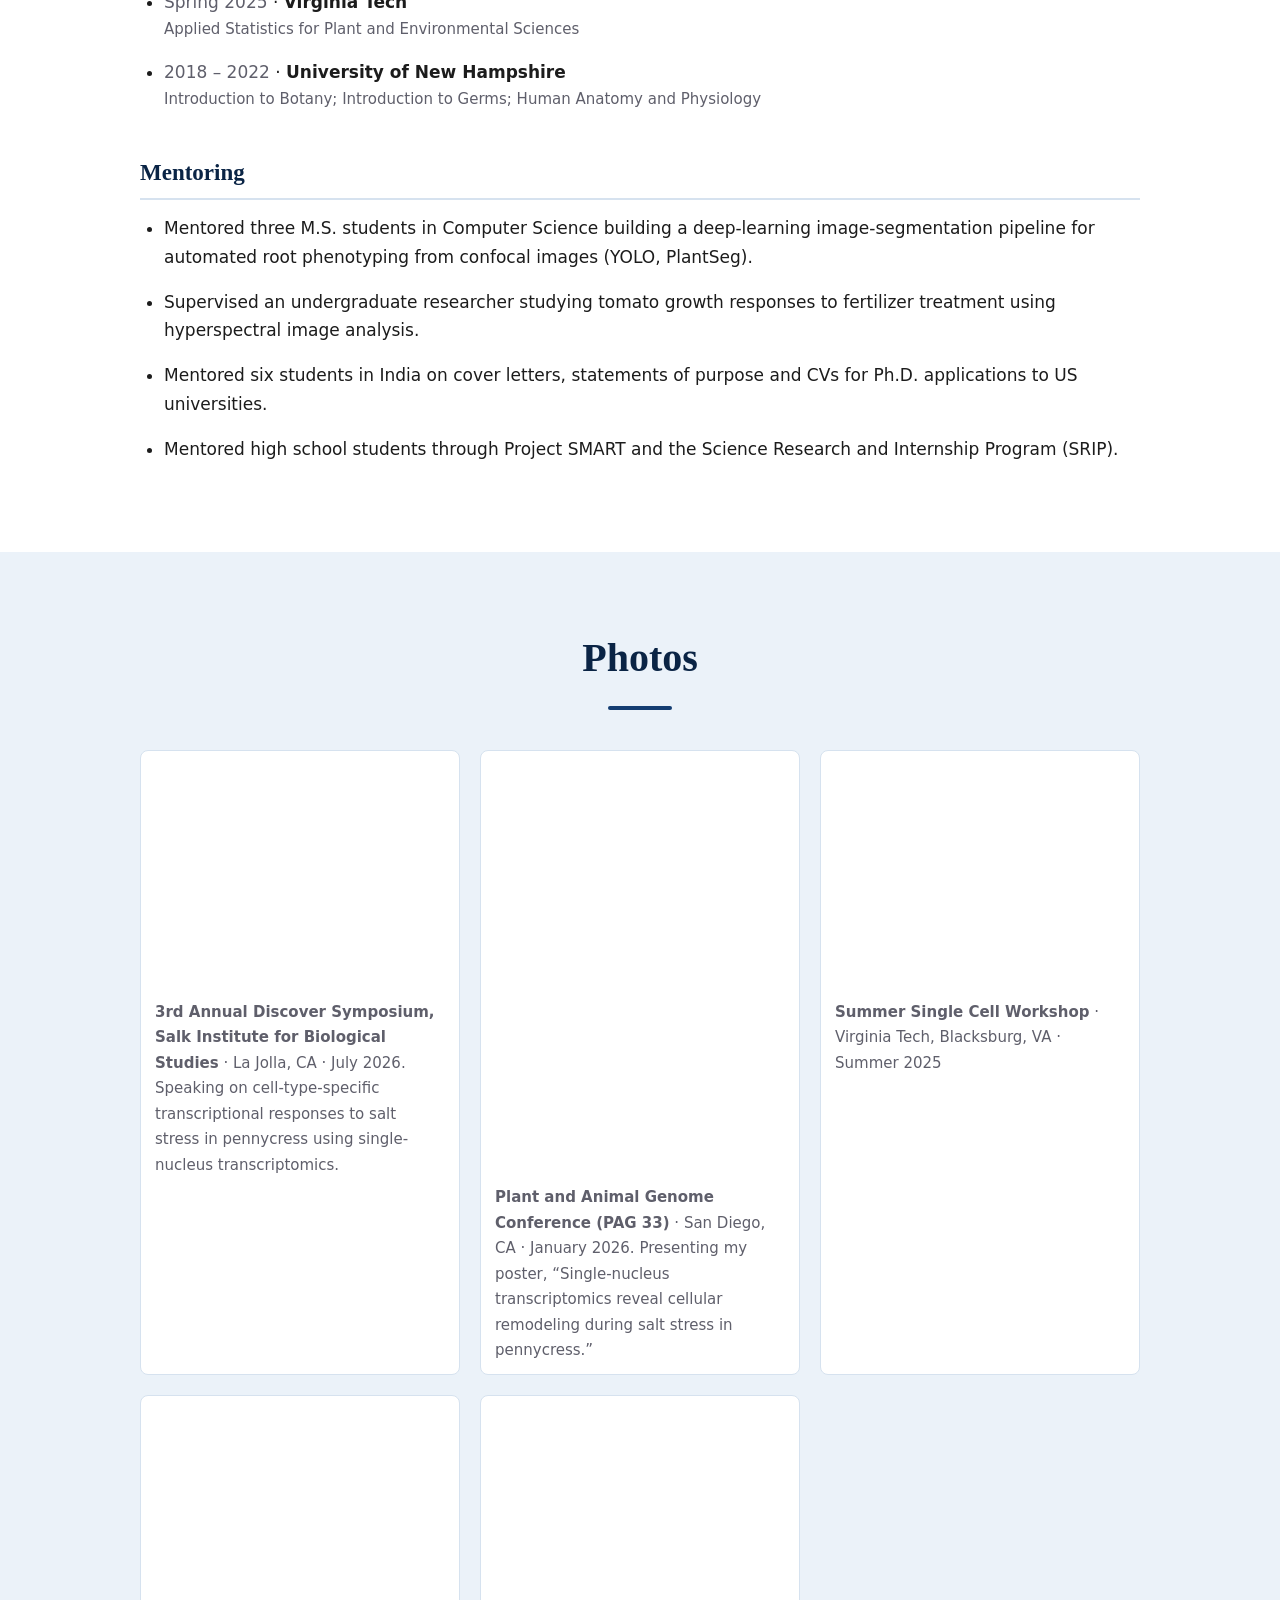
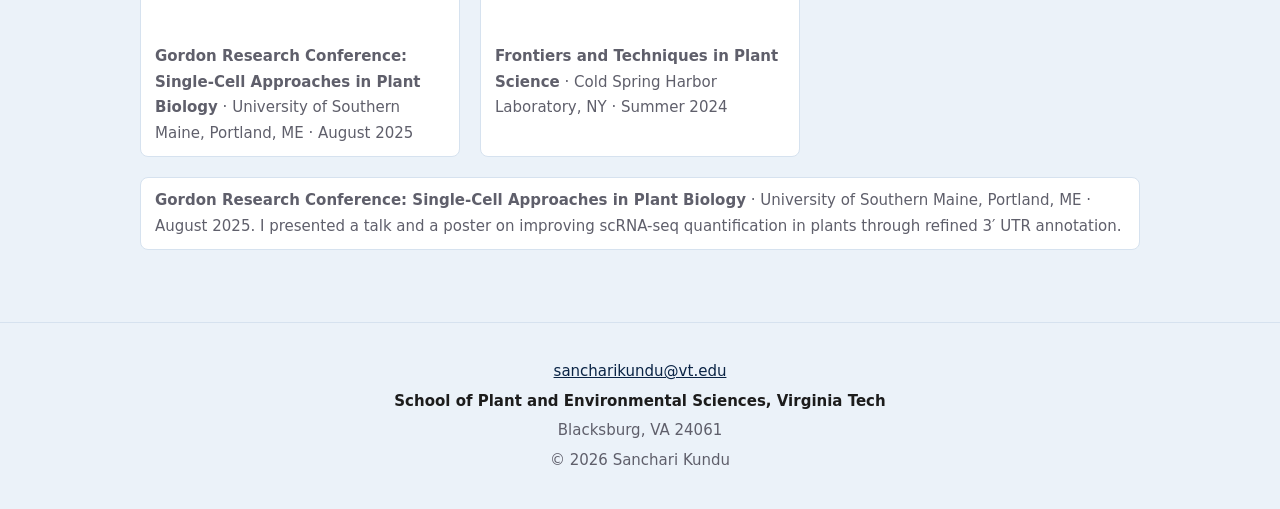
<file: teaching.html>
<!doctype html>
<html lang="en">
<head>
  <meta charset="utf-8">
  <title>Sanchari Kundu</title>
  <meta http-equiv="refresh" content="0; url=index.html#teaching">
  <link rel="canonical" href="https://sancharikundu93.github.io/#teaching">
</head>
<body>
  <p>This page has moved to <a href="index.html#teaching">sancharikundu93.github.io/#teaching</a>.</p>
</body>
</html>
</file>
<file: style.css>
/* Shared styles for every page of the site */
:root {
  --primary: #143d72;
  --primary-dark: #0a2445;
  --primary-light: #4479b8;
  --tint: #ebf2f9;
  --text: #1c1c1c;
  --muted: #5f5f6b;
  --bg: #ffffff;
  --border: #d6e2ef;
  --serif: "Roboto Serif", Georgia, serif;
  --sans: "Roboto", system-ui, -apple-system, sans-serif;
}

* { box-sizing: border-box; }
body {
  margin: 0;
  background: var(--bg);
  color: var(--text);
  font: 17px/1.7 var(--sans);
}
a { color: var(--primary-dark); }
a:hover { color: var(--primary); }
i, em { font-style: italic; }

/* ---------- Top bar ---------- */
.topbar {
  background: var(--primary);
  color: #fff;
  position: sticky; top: 0; z-index: 20;
  box-shadow: 0 1px 4px rgba(0,0,0,.15);
}
.topbar .inner {
  max-width: 1100px; margin: 0 auto; padding: 0 16px;
  display: flex; align-items: center; justify-content: space-between; gap: 16px;
  min-height: 64px; flex-wrap: wrap;
}
.site-name {
  font-family: var(--serif); font-size: 22px; font-weight: 600;
  color: #fff; text-decoration: none; padding: 12px 0;
}
.site-name:hover { color: #fff; }
.menu { display: flex; flex-wrap: wrap; gap: 4px; list-style: none; margin: 0; padding: 0; }
.menu a {
  display: block; padding: 8px 12px; border-radius: 4px;
  color: #fff; text-decoration: none; font-size: 15px; letter-spacing: .02em;
}
.menu a:hover { background: rgba(0,0,0,.15); color: #fff; }
.menu a[aria-current="page"] { background: rgba(0,0,0,.15); font-weight: 500; }

/* ---------- Page banner ---------- */
.banner {
  background: linear-gradient(135deg, var(--primary) 0%, var(--primary-light) 100%);
  color: #fff; text-align: center;
  padding: 56px 16px;
}
.banner h1 {
  margin: 0; font-family: var(--serif); font-weight: 600;
  font-size: clamp(32px, 6vw, 48px); letter-spacing: .01em;
}

/* ---------- Content ---------- */
main { max-width: 1000px; margin: 0 auto; padding: 48px 16px 72px; }
h2 {
  font-family: var(--serif); font-weight: 600; color: var(--primary-dark);
  font-size: 26px; margin: 40px 0 16px;
}
h2:first-child { margin-top: 0; }
h3 { font-family: var(--serif); font-weight: 600; font-size: 19px; margin: 24px 0 8px; }

/* Biography layout: photo left, intro right */
.bio-intro {
  display: grid; grid-template-columns: 300px 1fr; gap: 48px; align-items: center;
}
.bio-intro img {
  width: 100%; aspect-ratio: 1; object-fit: cover; border-radius: 50%;
  border: 6px solid var(--tint);
}
.bio-name { font-family: var(--serif); font-size: 36px; font-weight: 600; margin: 0; line-height: 1.2; }
.bio-title { font-size: 20px; color: var(--primary); margin: 6px 0 18px; font-weight: 500; }
.tagline {
  font-family: var(--serif); font-style: italic; font-size: 20px; line-height: 1.5;
  color: var(--primary-dark); margin: 0;
  border-left: 4px solid var(--primary-light); padding-left: 16px;
}
.statement {
  background: var(--tint); border-radius: 8px;
  padding: 24px 28px; margin: 40px 0 32px; font-size: 18px;
}
.bio-text p { margin: 0 0 18px; }

/* Link pills */
.social { display: flex; flex-wrap: wrap; gap: 10px; margin-top: 28px; }
.social a {
  display: inline-flex; align-items: center; gap: 8px;
  padding: 8px 16px; border-radius: 999px;
  background: var(--primary); color: #fff; text-decoration: none; font-size: 15px;
}
.social a:hover { background: var(--primary-dark); color: #fff; }
.social svg { width: 18px; height: 18px; fill: currentColor; }

/* Lists used on Publications / Talks / Teaching */
ol.entries, ul.entries { padding-left: 24px; margin: 0; }
.entries li { margin-bottom: 16px; }
.venue { font-style: italic; }
.note { color: var(--primary); font-size: 14px; font-weight: 500; }
.year { color: var(--muted); font-variant-numeric: tabular-nums; }
.entries .sub { display: block; color: var(--muted); font-size: 15px; }

/* CV page */
.cv-actions { margin-bottom: 20px; }
.cv-frame {
  width: 100%; height: 85vh; min-height: 500px;
  border: 1px solid var(--border); border-radius: 8px;
}

/* ---------- Footer ---------- */
footer {
  background: var(--tint); border-top: 1px solid var(--border);
  text-align: center; color: var(--muted); font-size: 15px; padding: 32px 16px;
}
footer p { margin: 4px 0; }
footer strong { color: var(--text); }

/* ---------- Phone screens ---------- */
@media (max-width: 760px) {
  .bio-intro { grid-template-columns: 1fr; gap: 24px; text-align: center; }
  .bio-intro img { max-width: 220px; margin: 0 auto; }
  .tagline { border-left: 0; padding-left: 0; }
  .social { justify-content: center; }
  .statement { padding: 18px; }
  .menu a { padding: 6px 8px; font-size: 14px; }
}

/* ---------- Photos page ---------- */
.gallery {
  display: grid; grid-template-columns: repeat(auto-fill, minmax(260px, 1fr)); gap: 20px;
  grid-auto-flow: dense;
}
.gallery figure {
  margin: 0; background: var(--tint); border-radius: 8px; overflow: hidden;
  border: 1px solid var(--border);
}
.gallery img {
  display: block; width: 100%; aspect-ratio: 4 / 3; object-fit: cover;
  transition: transform .25s ease;
}
.gallery a:hover img { transform: scale(1.03); }
.gallery figcaption { padding: 10px 14px; font-size: 15px; color: var(--muted); }
/* Hide the "coming soon" note once the gallery has a photo in it */
.gallery:has(figure) + .empty-note { display: none; }
.empty-note { color: var(--muted); font-style: italic; text-align: center; }
/* Wide figures (group photos) span the full row and keep their own shape */
.gallery figure.wide { grid-column: 1 / -1; }
.gallery figure.wide img { aspect-ratio: auto; }
.gallery figure.wide a:hover img { transform: none; }
/* Tall figures (portrait photos) keep a portrait frame */
.gallery figure.tall img { aspect-ratio: 3 / 4; object-position: top; }

/* ---------- Home hero (full-screen welcome) ---------- */
.home { display: flex; flex-direction: column; min-height: 100vh; }
.hero {
  flex: 1; display: flex; align-items: center;
  color: #fff; padding: 64px 16px;
  background:
    radial-gradient(circle at 85% 20%, rgba(255,255,255,.08), transparent 45%),
    linear-gradient(140deg, var(--primary-dark) 0%, var(--primary) 60%, var(--primary-light) 140%);
}
.hero-inner {
  max-width: 1100px; margin: 0 auto; width: 100%;
  display: grid; grid-template-columns: 1fr 340px; gap: 56px; align-items: center;
}
.eyebrow {
  text-transform: uppercase; letter-spacing: .14em; font-size: 14px; font-weight: 500;
  color: #cde0f5; margin: 0 0 12px;
}
.hero h1 {
  font-family: var(--serif); font-weight: 600; margin: 0 0 20px;
  font-size: clamp(40px, 7vw, 72px); line-height: 1.05;
}
.hero-statement { font-size: 19px; line-height: 1.7; max-width: 640px; margin: 0 0 24px; color: #e8f1fb; }
.motto {
  font-family: var(--serif); font-style: italic; font-size: 21px; margin: 0 0 28px;
  padding-left: 16px; border-left: 3px solid #cde0f5;
}
.icons { display: flex; gap: 12px; margin-bottom: 28px; }
.icons a {
  width: 44px; height: 44px; border-radius: 50%; display: grid; place-items: center;
  border: 1.5px solid rgba(255,255,255,.6); color: #fff;
}
.icons a:hover { background: #fff; color: var(--primary); }
.icons svg { width: 20px; height: 20px; fill: currentColor; }
.hero-cta {
  display: inline-block; padding: 10px 22px; border-radius: 999px;
  background: #fff; color: var(--primary-dark); font-weight: 500; text-decoration: none;
}
.hero-cta:hover { background: var(--tint); color: var(--primary-dark); }
.hero-photo {
  width: 100%; aspect-ratio: 1; object-fit: cover; border-radius: 50%;
  border: 6px solid rgba(255,255,255,.25); box-shadow: 0 12px 40px rgba(0,0,0,.3);
}

/* ---------- About: education timeline + stats ---------- */
.timeline { list-style: none; margin: 0; padding: 0 0 0 24px; border-left: 3px solid var(--primary-light); }
.timeline li { position: relative; margin: 0 0 24px; padding-left: 8px; }
.timeline li::before {
  content: ""; position: absolute; left: -33px; top: 6px;
  width: 15px; height: 15px; border-radius: 50%; background: var(--primary); border: 3px solid var(--bg);
}
.timeline .t-years { display: block; color: var(--primary); font-weight: 500; font-size: 15px; }
.timeline strong { display: block; font-size: 18px; }
.timeline .t-place { color: var(--muted); }
.stats {
  display: grid; grid-template-columns: repeat(4, 1fr); gap: 16px; margin-top: 48px;
  background: var(--primary); color: #fff; border-radius: 12px; padding: 32px 24px; text-align: center;
}
.stats .num { display: block; font-family: var(--serif); font-size: 42px; font-weight: 600; line-height: 1.1; }
.stats .label { font-size: 15px; color: #d5e4f5; }
.stats small { font-size: 13px; opacity: .85; }

@media (max-width: 760px) {
  .hero-inner { grid-template-columns: 1fr; gap: 32px; text-align: center; }
  .hero-photo { max-width: 220px; margin: 0 auto; grid-row: 1; }
  .motto { border-left: 0; padding-left: 0; }
  .icons { justify-content: center; }
  .stats { grid-template-columns: repeat(2, 1fr); }
}
.hero-actions { display: flex; gap: 12px; flex-wrap: wrap; }
.hero-cta.ghost { background: transparent; color: #fff; border: 1.5px solid rgba(255,255,255,.6); }
.hero-cta.ghost:hover { background: rgba(255,255,255,.12); color: #fff; }
@media (max-width: 760px) { .hero-actions { justify-content: center; } }

/* ---------- CV page (year column + details) ---------- */
.cv-quote {
  font-family: var(--serif); font-style: italic; font-size: 21px; text-align: center;
  color: var(--primary-dark); max-width: 720px; margin: 0 auto 28px;
}
.cv-download { text-align: center; margin-bottom: 8px; }
.btn-solid {
  display: inline-block; padding: 10px 22px; border-radius: 999px;
  background: var(--primary); color: #fff; text-decoration: none; font-weight: 500;
}
.btn-solid:hover { background: var(--primary-dark); color: #fff; }
main h2 { border-bottom: 2px solid var(--tint); padding-bottom: 6px; }
.cv-row {
  display: grid; grid-template-columns: 150px 1fr; gap: 24px;
  padding: 12px 0; border-bottom: 1px solid var(--tint);
}
.cv-row:last-child { border-bottom: 0; }
.cv-when { color: var(--primary); font-weight: 500; font-variant-numeric: tabular-nums; }
.cv-detail { display: block; color: var(--muted); font-size: 15px; margin-top: 4px; }
.cv-bullets { margin: 8px 0 4px; padding-left: 20px; }
.cv-bullets li { margin-bottom: 6px; }
@media (max-width: 760px) {
  .cv-row { grid-template-columns: 1fr; gap: 2px; }
}
.timeline .t-place { display: block; }

/* ---------- One-page scrolling layout ---------- */
html { scroll-behavior: smooth; }
.onepage .hero { min-height: calc(100vh - 64px); }
.page-section { padding: 72px 16px; scroll-margin-top: 64px; }
.page-section:nth-of-type(odd) { background: var(--tint); }
.section-inner { max-width: 1000px; margin: 0 auto; }
.section-title {
  font-family: var(--serif); font-weight: 600; color: var(--primary-dark);
  font-size: clamp(30px, 5vw, 40px); text-align: center; margin: 0 0 40px;
  border: 0; padding: 0;
}
.section-title::after {
  content: ""; display: block; width: 64px; height: 4px; border-radius: 2px;
  background: var(--primary); margin: 14px auto 0;
}
.sub-h {
  font-family: var(--serif); font-weight: 600; color: var(--primary-dark);
  font-size: 23px; margin: 40px 0 14px; padding-bottom: 6px; border-bottom: 2px solid var(--border);
}
.page-section:nth-of-type(odd) .cv-row,
.page-section:nth-of-type(odd) .gallery figure { border-color: var(--border); }
.page-section:nth-of-type(odd) .gallery figure { background: var(--bg); }
#cv .cv-quote { margin-top: -8px; }
#hero, #home { scroll-margin-top: 64px; }

/* ---------- Prize medals in Honors & Awards ---------- */
.cv-row.award { grid-template-columns: 150px 1fr 28px; align-items: center; }
.medal { display: inline-flex; justify-self: end; }
.medal svg { width: 20px; height: 26px; filter: drop-shadow(0 1px 1px rgba(0,0,0,.15)); }
.medal .ribbon-l { fill: var(--primary); }
.medal .ribbon-r { fill: var(--primary-light); }
.medal text { font: 700 14px var(--sans); fill: rgba(0,0,0,.55); }
.medal .rim { fill: none; stroke-width: 1.5; }
.medal.gold   .disc { fill: #e6b422; } .medal.gold   .rim { stroke: #fff2b3; }
.medal.silver .disc { fill: #b9c0c8; } .medal.silver .rim { stroke: #eef1f4; }
.medal.bronze .disc { fill: #c27c3e; } .medal.bronze .rim { stroke: #f0c9a3; }
@media (max-width: 760px) {
  .cv-row.award { grid-template-columns: 1fr 28px; }
  .cv-row.award .cv-when { grid-column: 1 / -1; }
}

/* ---------- Publications: featured figure next to a paper ---------- */
.fig-card {
  display: grid; grid-template-columns: 1fr 280px; gap: 24px; align-items: start;
  background: var(--bg); border: 1px solid var(--border); border-radius: 10px; padding: 16px 16px 16px 18px;
}
.pub-fig {
  display: block; border-radius: 6px; overflow: hidden; background: #fff;
  border: 1px solid var(--border); transition: box-shadow .2s ease, transform .2s ease;
}
.pub-fig:hover { box-shadow: 0 6px 18px rgba(10,36,69,.18); transform: translateY(-2px); }
.pub-fig img { display: block; width: 100%; height: auto; }
.fig-caption { display: block; margin-top: 10px; font-size: 14px; color: var(--muted); line-height: 1.5; }
@media (max-width: 760px) {
  .fig-card { grid-template-columns: 1fr; }
}
</file>
